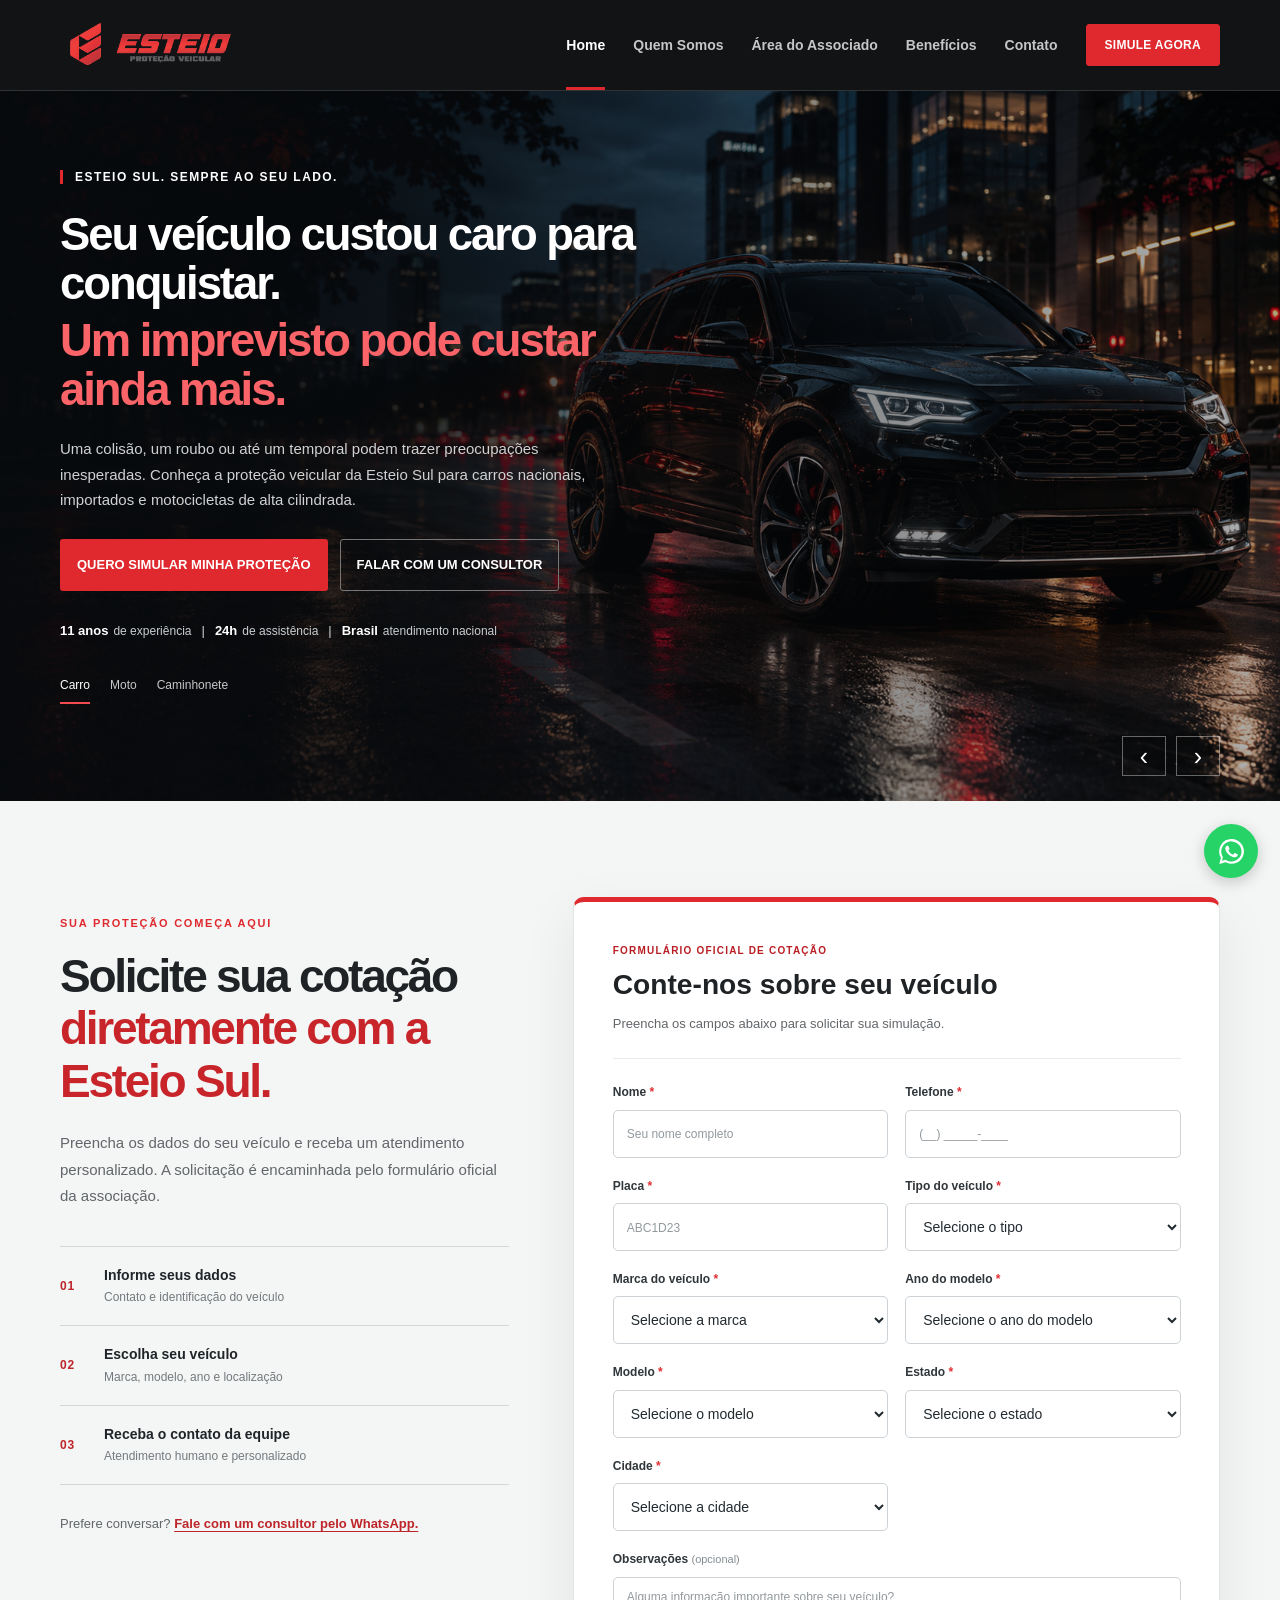
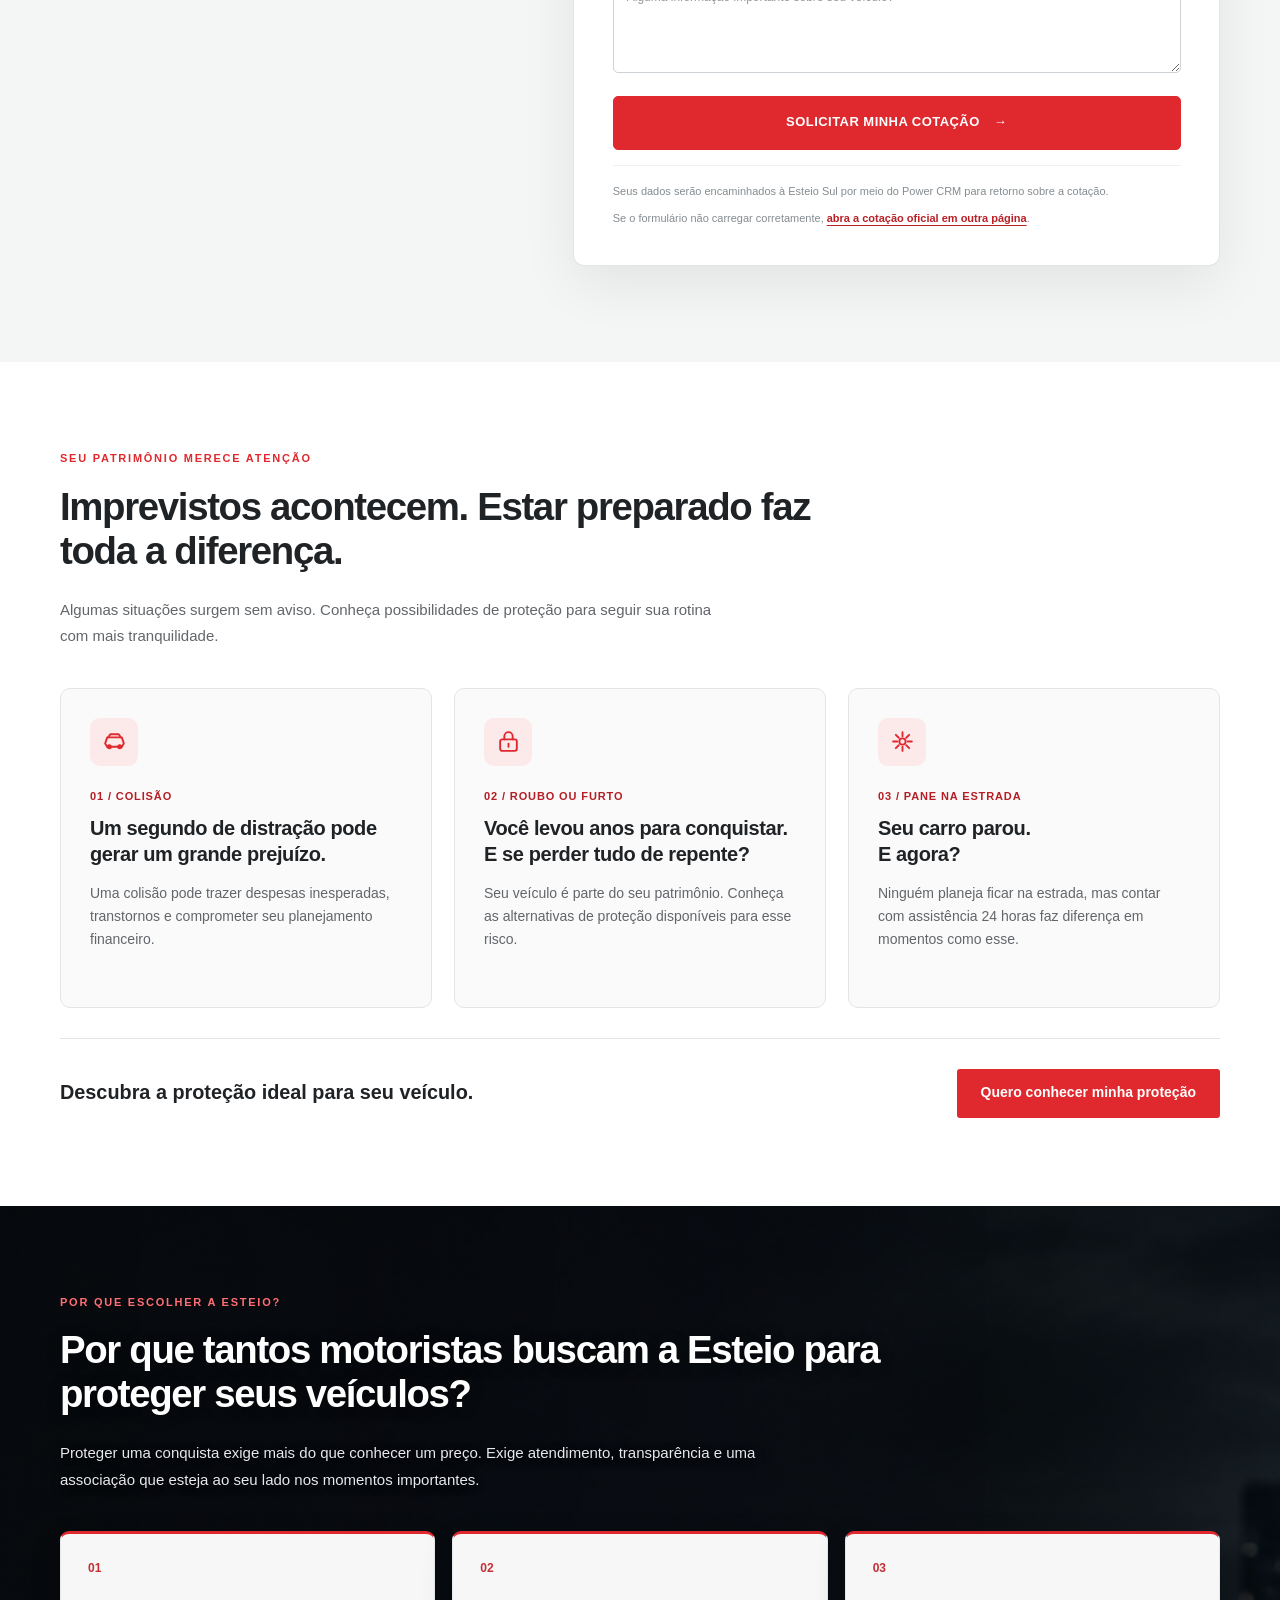
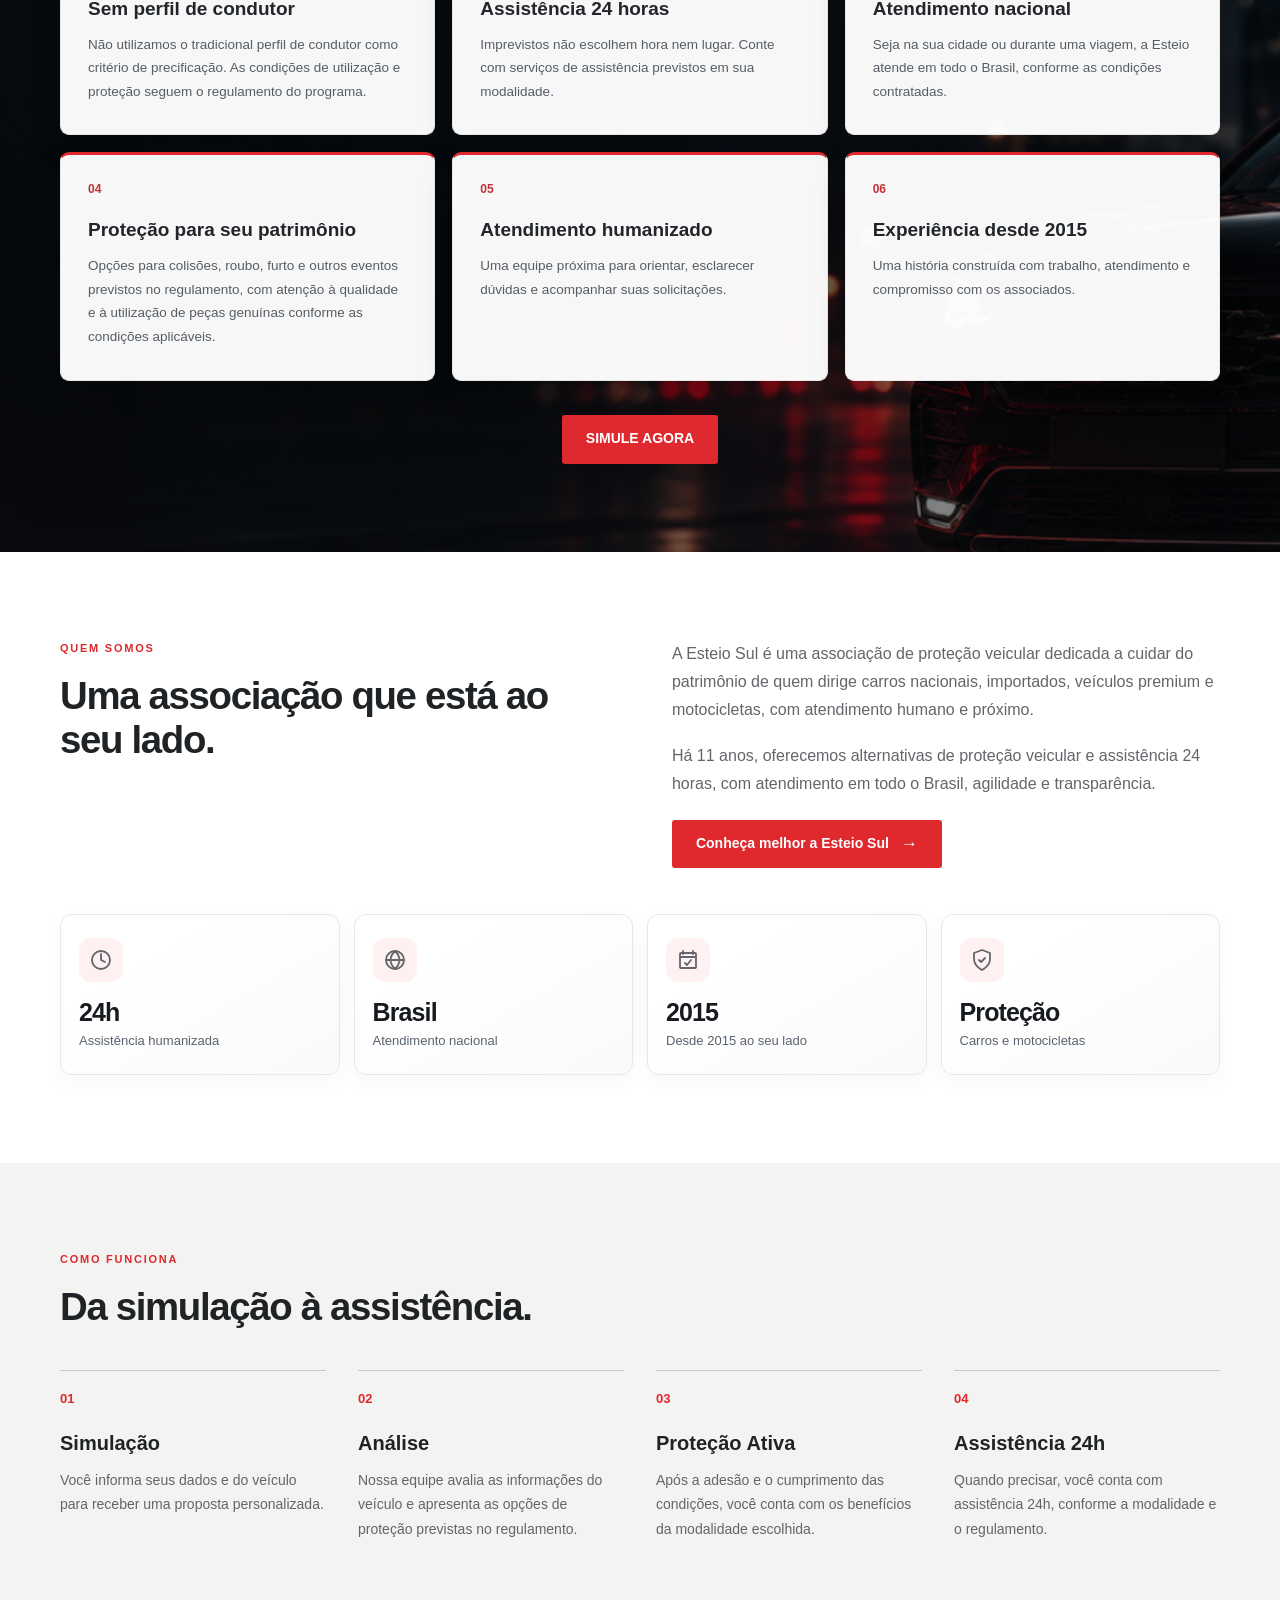
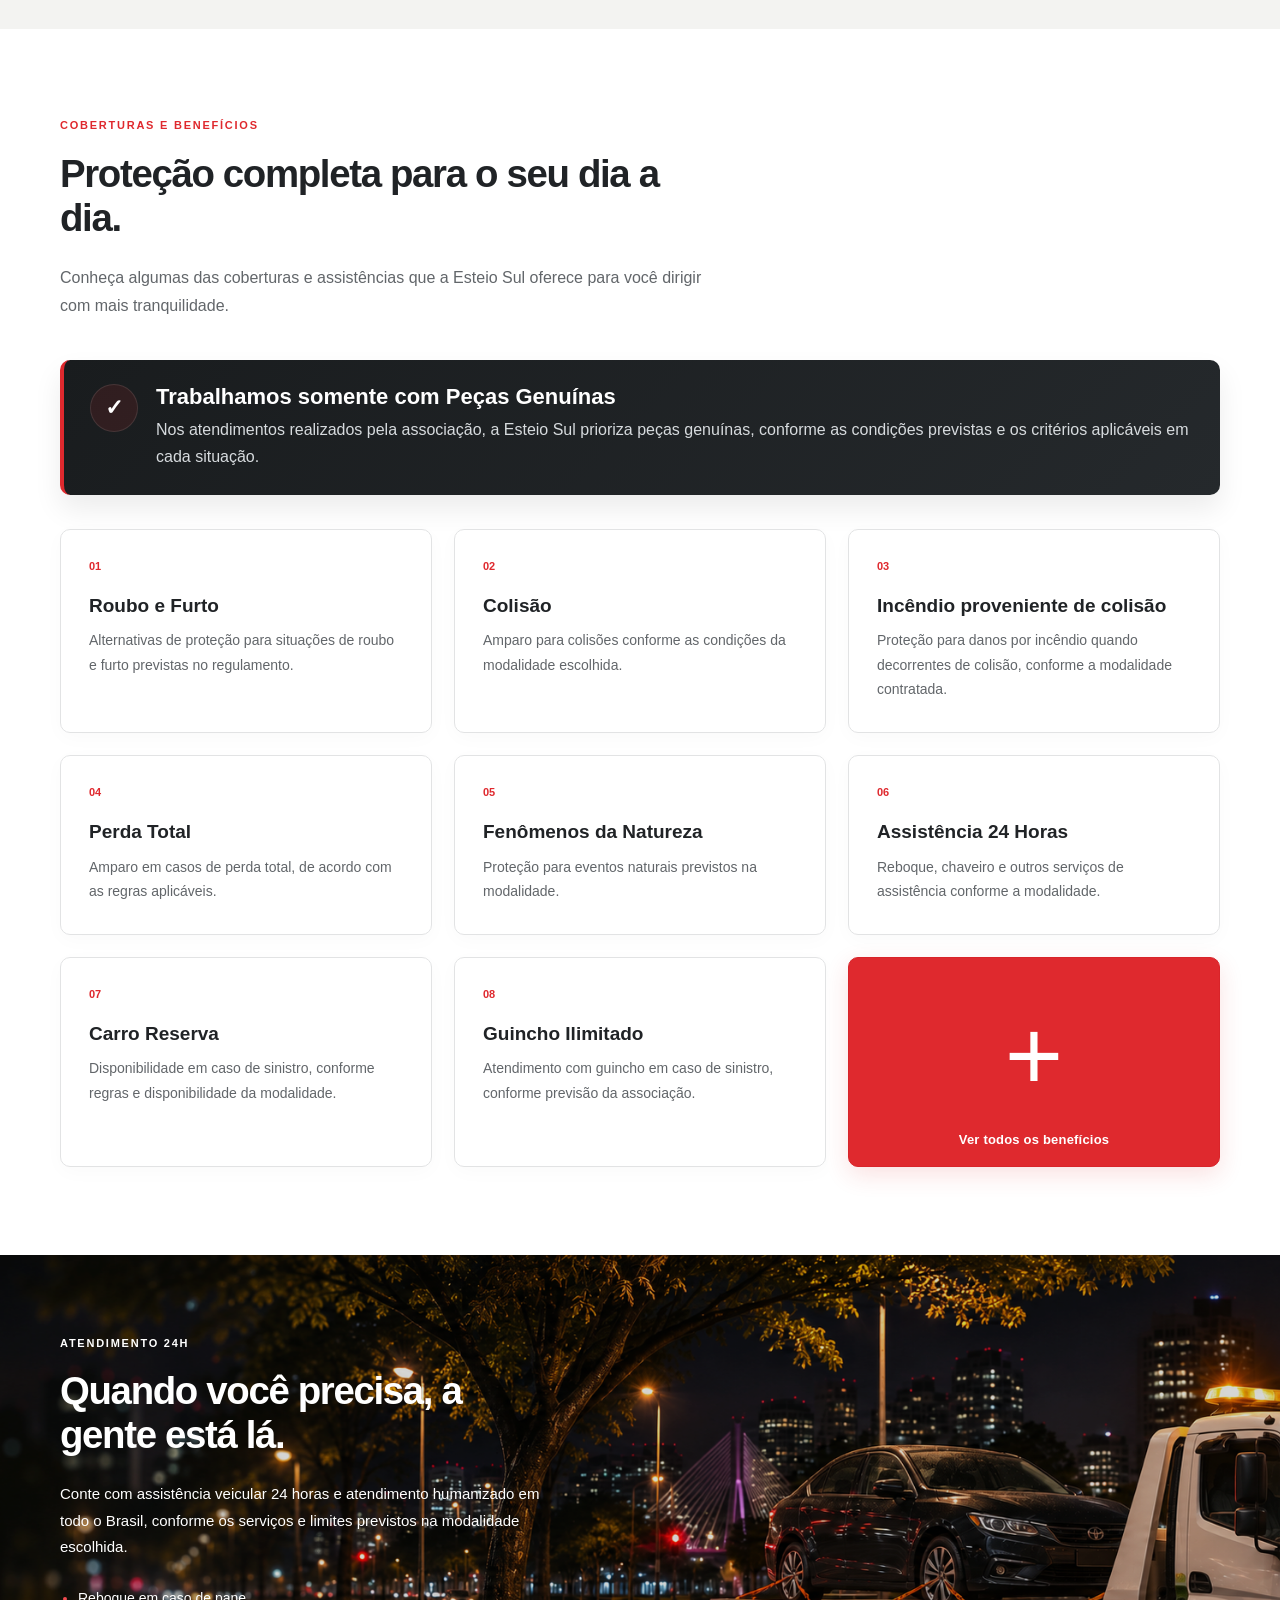
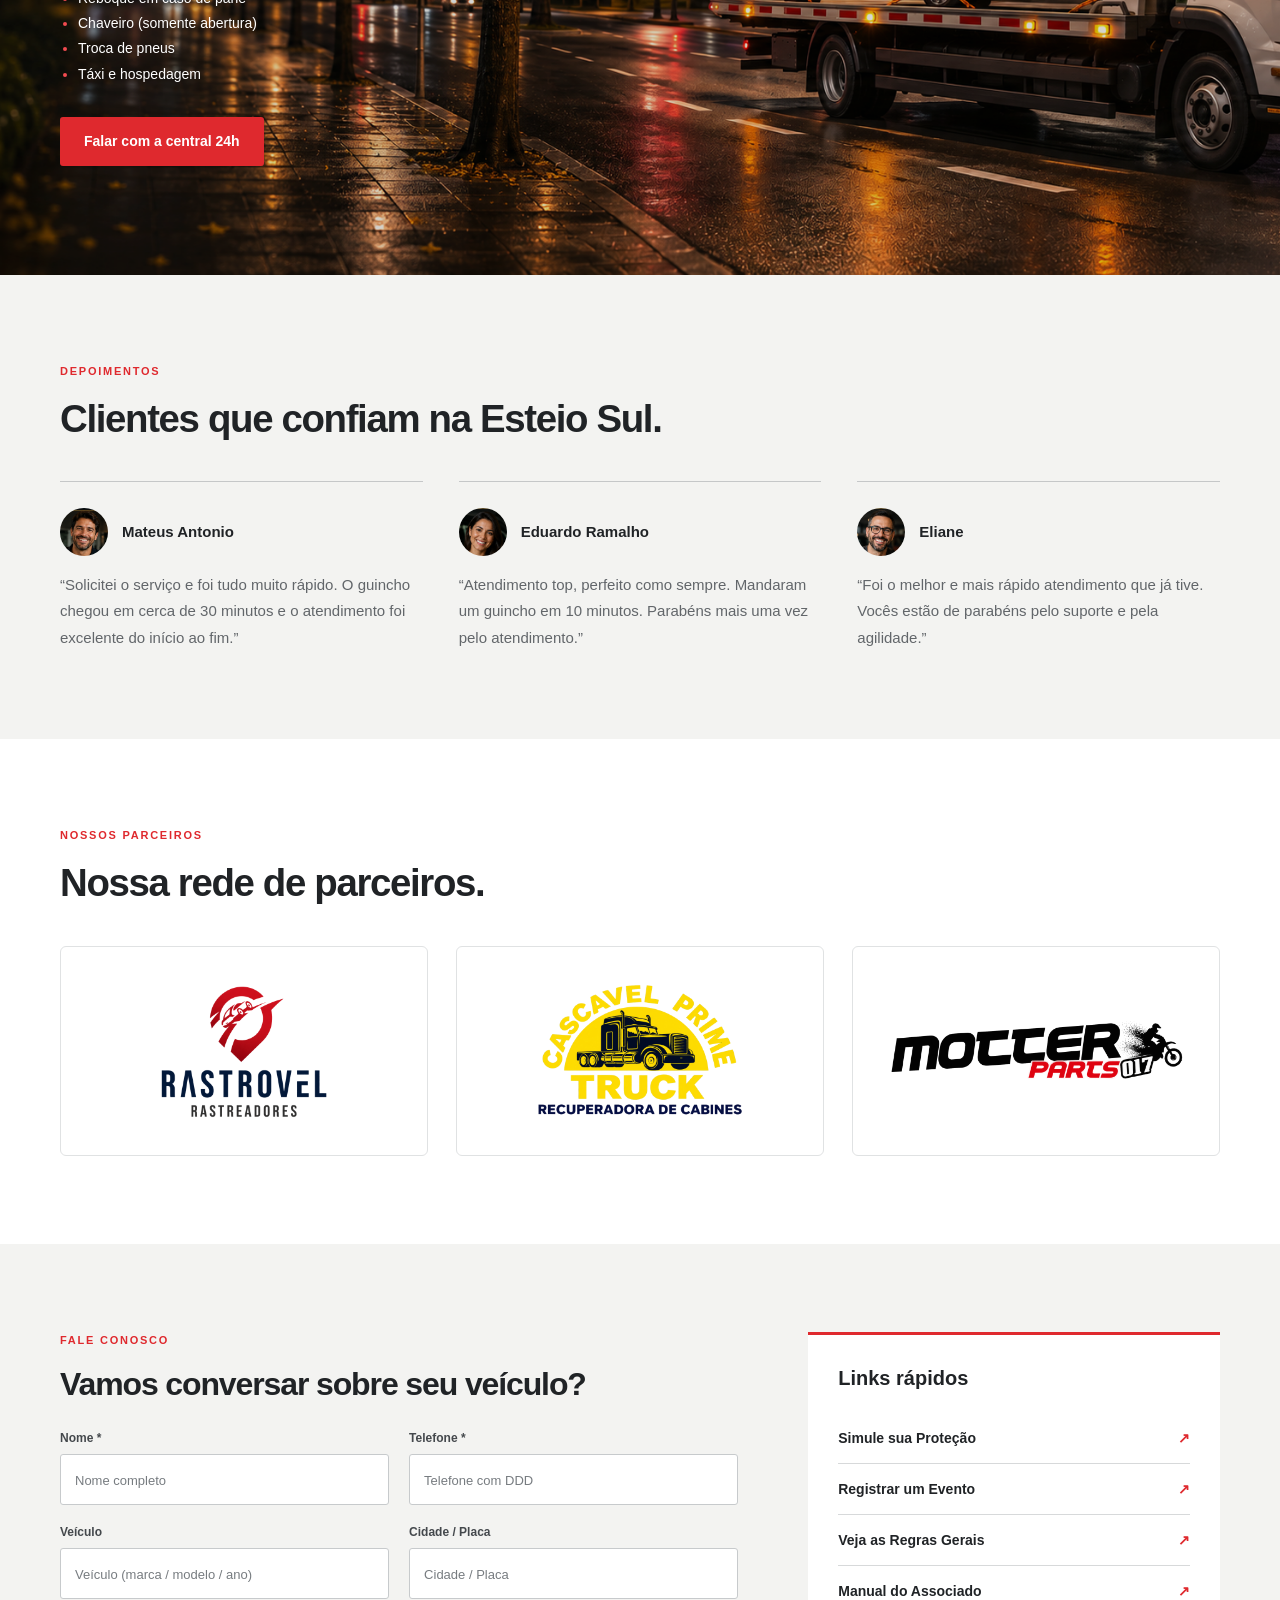
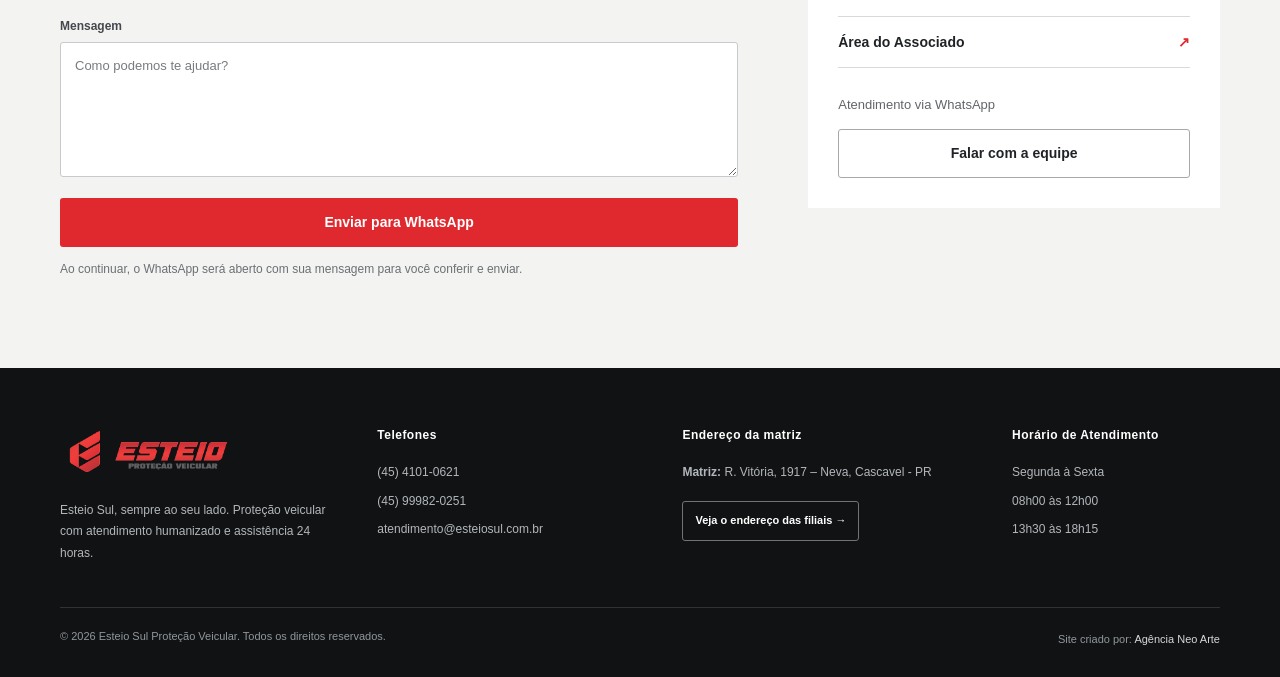
<file: index.html>
<!DOCTYPE html>
<html lang="pt-BR">
<head>
  <meta charset="UTF-8" />
  <meta name="viewport" content="width=device-width, initial-scale=1.0" />
  <title>Esteio Sul | Proteção Veicular</title>
  <meta name="description" content="Proteção veicular para carros nacionais, importados e motocicletas. Assistência 24h e simulação rápida com a Esteio Sul." />
  <link rel="icon" type="image/png" href="assets/img/favicon.png" />
  <link rel="icon" href="favicon.ico" sizes="any" />
  <link rel="apple-touch-icon" href="assets/img/apple-touch-icon.png" />
  <meta name="theme-color" content="#111315" />
  <link rel="stylesheet" href="https://resources.powercrm.com.br/assets/external/css/style.pwrcrm.css" />
  <link rel="stylesheet" href="assets/css/style.css" />
  <link rel="stylesheet" href="assets/css/powercrm-integration.css" />
</head>
<body>
  <a class="skip-link" href="#conteudo">Ir para o conteúdo</a>
  <a class="whatsapp-float" href="https://wa.me/554541010621?text=Ol%C3%A1%20Esteio%20Sul!%20Gostaria%20de%20mais%20informa%C3%A7%C3%B5es%20sobre%20prote%C3%A7%C3%A3o%20veicular." target="_blank" aria-label="Falar no WhatsApp" rel="noopener noreferrer"><svg viewBox="0 0 32 32" aria-hidden="true" focusable="false"><path d="M16.02 3.2A12.73 12.73 0 0 0 5.08 22.4L3.4 28.8l6.55-1.63A12.77 12.77 0 1 0 16.02 3.2Zm0 23.22c-2.04 0-3.94-.58-5.55-1.58l-.4-.24-3.88.97 1-3.77-.26-.41a10.44 10.44 0 1 1 9.1 5.03Zm5.72-7.82c-.31-.16-1.86-.92-2.15-1.02-.29-.11-.5-.16-.72.16-.21.31-.82 1.02-1 1.23-.19.21-.37.24-.68.08-.31-.16-1.32-.49-2.52-1.56-.93-.83-1.56-1.86-1.74-2.17-.18-.31-.02-.48.14-.63.14-.14.31-.37.47-.55.16-.18.21-.31.31-.52.1-.21.05-.39-.03-.55-.08-.16-.72-1.73-.98-2.37-.26-.62-.52-.54-.72-.55h-.61c-.21 0-.55.08-.84.39-.29.31-1.1 1.08-1.1 2.62s1.13 3.04 1.29 3.25c.16.21 2.22 3.38 5.38 4.74.75.32 1.34.52 1.8.66.76.24 1.45.21 1.99.13.61-.09 1.86-.76 2.12-1.49.26-.73.26-1.36.18-1.49-.08-.13-.29-.21-.61-.37Z"/></svg><span>WhatsApp</span></a>
  <header class="site-header">
    <div class="container header-wrap">
      <a href="index.html" class="brand"><img src="assets/img/logo.png" alt="Esteio Sul Proteção Veicular" /></a>
      <div class="header-actions"><a class="mobile-nav-cta btn btn-primary" href="simulacao.html">SIMULE AGORA</a><button class="menu-toggle" aria-label="Abrir menu" aria-expanded="false" aria-controls="menu-principal">☰</button></div>
      <nav class="site-nav" id="menu-principal" aria-label="Menu principal"><a class="active" aria-current="page" href="index.html">Home</a><a class="" href="quem-somos.html">Quem Somos</a><a class="" href="area-do-associado.html">Área do Associado</a><a class="" href="beneficios.html">Benefícios</a><a class="" href="contato.html">Contato</a><a class="nav-cta btn btn-primary" href="simulacao.html">SIMULE AGORA</a></nav>
    </div>
  </header>
  <main id="conteudo">
    <section class="hero" id="home" aria-labelledby="titulo-hero">
      <div class="hero-slider" aria-hidden="true">
        <article class="slide active" data-label="Carro" style="background-image:url('assets/img/hero-car.png')"></article>
        <article class="slide" data-label="Moto" style="background-image:url('assets/img/hero-moto.png')"></article>
        <article class="slide" data-label="Caminhonete" style="background-image:url('assets/img/hero-truck.png')"></article>
      </div>
      <div class="container hero-content">
        <div class="hero-copy">
          <span class="eyebrow">Esteio Sul. Sempre ao seu lado.</span>
          <h1 id="titulo-hero">Seu veículo custou caro para conquistar.<strong>Um imprevisto pode custar ainda mais.</strong></h1>
          <p>Uma colisão, um roubo ou até um temporal podem trazer preocupações inesperadas. Conheça a proteção veicular da Esteio Sul para carros nacionais, importados e motocicletas de alta cilindrada.</p>
          <div class="hero-actions">
            <a class="btn btn-primary" href="#simulacao">QUERO SIMULAR MINHA PROTEÇÃO</a>
            <a class="btn btn-outline" href="https://wa.me/5545999820251?text=Ol%C3%A1%20Esteio%20Sul!%20Gostaria%20de%20falar%20com%20um%20consultor%20sobre%20prote%C3%A7%C3%A3o%20veicular." target="_blank" rel="noopener noreferrer">FALAR COM UM CONSULTOR</a>
          </div>
          <div class="hero-trust" aria-label="Diferenciais Esteio Sul">
            <span><b>11 anos</b> de experiência</span>
            <span class="hero-trust-separator" aria-hidden="true">|</span>
            <span><b>24h</b> de assistência</span>
            <span class="hero-trust-separator" aria-hidden="true">|</span>
            <span><b>Brasil</b> atendimento nacional</span>
          </div>
          <div class="hero-tabs" role="group" aria-label="Escolha a imagem do veículo">
            <button type="button" class="hero-tab active" data-slide="0" aria-pressed="true">Carro</button>
            <button type="button" class="hero-tab" data-slide="1" aria-pressed="false">Moto</button>
            <button type="button" class="hero-tab" data-slide="2" aria-pressed="false">Caminhonete</button>
          </div>
        </div>
      </div>
      <button type="button" class="slider-arrow prev" aria-label="Imagem anterior">‹</button>
      <button type="button" class="slider-arrow next" aria-label="Próxima imagem">›</button>
    </section>

<section class="section quote-section" id="simulacao" aria-labelledby="cotacao-titulo">
      <div class="container quote-layout">
        <div class="quote-intro">
          <span class="section-label">Sua proteção começa aqui</span>
          <h2 id="cotacao-titulo">Solicite sua cotação <em>diretamente com a Esteio Sul.</em></h2>
          <p>Preencha os dados do seu veículo e receba um atendimento personalizado. A solicitação é encaminhada pelo formulário oficial da associação.</p>
          <div class="quote-benefits" aria-label="Vantagens da cotação">
            <div><span class="quote-step">01</span><p><strong>Informe seus dados</strong><small>Contato e identificação do veículo</small></p></div>
            <div><span class="quote-step">02</span><p><strong>Escolha seu veículo</strong><small>Marca, modelo, ano e localização</small></p></div>
            <div><span class="quote-step">03</span><p><strong>Receba o contato da equipe</strong><small>Atendimento humano e personalizado</small></p></div>
          </div>
          <p class="quote-support">Prefere conversar? <a href="https://wa.me/5545999820251?text=Ol%C3%A1%20Esteio%20Sul!%20Gostaria%20de%20conversar%20sobre%20prote%C3%A7%C3%A3o%20veicular." target="_blank" rel="noopener noreferrer">Fale com um consultor pelo WhatsApp.</a></p>
        </div>
        <div class="crm-panel">
          <div class="crm-panel-head"><span class="crm-panel-eyebrow">Formulário oficial de cotação</span><h3>Conte-nos sobre seu veículo</h3><p>Preencha os campos abaixo para solicitar sua simulação.</p></div>
          <div class="crm-embed" data-powercrm-integration>
  <section id="pwrcrm" aria-label="Formulário oficial de cotação Esteio Sul">
    <form id="pwrcrmform" autocomplete="on">
      <input type="hidden" value="4ssoci4ção dos c4minhoneiros oeste p4r4n4 499" id="pwrCmpnHsh" name="pwrCmpnHsh">
      <input type="hidden" value="YGvwx9Oe" id="pwrFrmCode" name="pwrFrmCode">
      <input type="hidden" value="1" id="pwrPplnClmn" name="pwrPplnClmn">
      <input type="hidden" value="ac51d730-3ea4-42f3-b501-9e0217ffe8f1" id="pwrFnlStg" name="pwrFnlStg">
      <input type="hidden" value="26018" id="pwrLdSrc" name="pwrLdSrc">
      <div class="pwrcrmInputCont"><label for="pwrClntNm">Nome <strong>*</strong></label><input type="text" required="required" autocomplete="name" id="pwrClntNm" name="pwrClntNm" placeholder="Seu nome completo"></div>
      <div class="pwrcrmInputCont"><label for="pwrCltPhn">Telefone <strong>*</strong></label><input type="tel" required="required" placeholder="(__) _____-____" maxlength="11" class="phone_mask" id="pwrCltPhn" name="pwrCltPhn" autocomplete="tel" inputmode="tel"></div>
      <div class="pwrcrmInputCont"><label for="pwrVhclPlt">Placa <strong>*</strong></label><input type="text" required="required" placeholder="ABC1D23" maxlength="7" id="pwrVhclPlt" name="pwrVhclPlt" autocapitalize="characters"></div>
      <div class="pwrcrmInputCont"><label for="pwrVhclTyp">Tipo do veículo <strong>*</strong></label><select required="required" id="pwrVhclTyp" name="pwrVhclTyp"><option value="0">Selecione o tipo</option><option value="1">Carro ou utilitário pequeno</option><option value="2">Moto</option></select></div>
      <div class="pwrcrmInputCont"><label for="pwrVhclBrnch">Marca do veículo <strong>*</strong></label><select required="required" id="pwrVhclBrnch" name="pwrVhclBrnch"><option value="0">Selecione a marca</option></select></div>
      <div class="pwrcrmInputCont"><label for="pwrVhclYr">Ano do modelo <strong>*</strong></label><select required="required" id="pwrVhclYr" name="pwrVhclYr"><option value="0">Selecione o ano do modelo</option></select></div>
      <div class="pwrcrmInputCont"><label for="pwrVhclMdl">Modelo <strong>*</strong></label><select required="required" id="pwrVhclMdl" name="pwrVhclMdl"><option value="0">Selecione o modelo</option></select></div>
      <div class="pwrcrmInputCont"><label for="pwrStt">Estado <strong>*</strong></label><select required="required" id="pwrStt" name="pwrStt"><option value="0">Selecione o estado</option></select></div>
      <div class="pwrcrmInputCont"><label for="pwrCt">Cidade <strong>*</strong></label><select required="required" id="pwrCt" name="pwrCt"><option value="0">Selecione a cidade</option></select></div>
      <div class="pwrcrmInputCont crm-observation"><label for="pwrObs">Observações <span class="crm-optional">(opcional)</span></label><textarea id="pwrObs" name="pwrObs" rows="3" placeholder="Alguma informação importante sobre seu veículo?"></textarea></div>
      <div class="crm-submit"><button type="submit">SOLICITAR MINHA COTAÇÃO <span aria-hidden="true">→</span></button></div>
    </form>
  </section>
  <p class="crm-privacy">Seus dados serão encaminhados à Esteio Sul por meio do Power CRM para retorno sobre a cotação.</p>
  <p class="crm-fallback">Se o formulário não carregar corretamente, <a href="https://cotacao.me/YGvwx9Oe" target="_blank" rel="noopener noreferrer">abra a cotação oficial em outra página</a>.</p>
</div>
        </div>
      </div>
    </section>

    <section class="section risk-section" id="imprevistos" aria-labelledby="titulo-imprevistos">
      <div class="container">
        <div class="section-heading risk-heading">
          <span class="section-label">Seu patrimônio merece atenção</span>
          <h2 id="titulo-imprevistos">Imprevistos acontecem. Estar preparado faz toda a diferença.</h2>
          <p>Algumas situações surgem sem aviso. Conheça possibilidades de proteção para seguir sua rotina com mais tranquilidade.</p>
        </div>
        <div class="risk-grid">
          <article class="risk-card">
            <div class="risk-icon" aria-hidden="true"><svg viewBox="0 0 24 24" fill="none" stroke="currentColor" stroke-width="1.8" stroke-linecap="round" stroke-linejoin="round"><path d="M5 17l-2-3 2-6h14l2 6-2 3"/><path d="M5 17h14M6 8l2-3h8l2 3"/><circle cx="7" cy="17" r="1.5"/><circle cx="17" cy="17" r="1.5"/></svg></div>
            <span class="risk-number">01 / COLISÃO</span>
            <h3>Um segundo de distração pode gerar um grande prejuízo.</h3>
            <p>Uma colisão pode trazer despesas inesperadas, transtornos e comprometer seu planejamento financeiro.</p>
          </article>
          <article class="risk-card">
            <div class="risk-icon" aria-hidden="true"><svg viewBox="0 0 24 24" fill="none" stroke="currentColor" stroke-width="1.8" stroke-linecap="round" stroke-linejoin="round"><rect x="4" y="10" width="16" height="11" rx="2"/><path d="M8 10V7a4 4 0 0 1 8 0v3M12 14v3"/></svg></div>
            <span class="risk-number">02 / ROUBO OU FURTO</span>
            <h3>Você levou anos para conquistar. E se perder tudo de repente?</h3>
            <p>Seu veículo é parte do seu patrimônio. Conheça as alternativas de proteção disponíveis para esse risco.</p>
          </article>
          <article class="risk-card">
            <div class="risk-icon" aria-hidden="true"><svg viewBox="0 0 24 24" fill="none" stroke="currentColor" stroke-width="1.8" stroke-linecap="round" stroke-linejoin="round"><path d="M12 3v4m0 10v4M3 12h4m10 0h4M5.6 5.6l2.8 2.8m7.2 7.2 2.8 2.8M18.4 5.6l-2.8 2.8m-7.2 7.2-2.8 2.8"/><circle cx="12" cy="12" r="3"/></svg></div>
            <span class="risk-number">03 / PANE NA ESTRADA</span>
            <h3>Seu carro parou.<br>E agora?</h3>
            <p>Ninguém planeja ficar na estrada, mas contar com assistência 24 horas faz diferença em momentos como esse.</p>
          </article>
        </div>
        <div class="risk-footer">
          <p><strong>Descubra a proteção ideal para seu veículo.</strong></p>
          <a class="btn btn-primary" href="#simulacao">Quero conhecer minha proteção</a>
        </div>
      </div>
    </section>

    <section class="section differentials-section" id="diferenciais" aria-labelledby="titulo-diferenciais">
      <div class="differentials-parallax-bg" aria-hidden="true"></div>
      <div class="container">
        <div class="section-heading differentials-heading">
          <span class="section-label">Por que escolher a Esteio?</span>
          <h2 id="titulo-diferenciais">Por que tantos motoristas buscam a Esteio para proteger seus veículos?</h2>
          <p>Proteger uma conquista exige mais do que conhecer um preço. Exige atendimento, transparência e uma associação que esteja ao seu lado nos momentos importantes.</p>
        </div>
        <div class="differentials-grid">
          <article class="differential-card"><span class="differential-index">01</span><h3>Sem perfil de condutor</h3><p>Não utilizamos o tradicional perfil de condutor como critério de precificação. As condições de utilização e proteção seguem o regulamento do programa.</p></article>
          <article class="differential-card"><span class="differential-index">02</span><h3>Assistência 24 horas</h3><p>Imprevistos não escolhem hora nem lugar. Conte com serviços de assistência previstos em sua modalidade.</p></article>
          <article class="differential-card"><span class="differential-index">03</span><h3>Atendimento nacional</h3><p>Seja na sua cidade ou durante uma viagem, a Esteio atende em todo o Brasil, conforme as condições contratadas.</p></article>
          <article class="differential-card"><span class="differential-index">04</span><h3>Proteção para seu patrimônio</h3><p>Opções para colisões, roubo, furto e outros eventos previstos no regulamento, com atenção à qualidade e à utilização de peças genuínas conforme as condições aplicáveis.</p></article>
          <article class="differential-card"><span class="differential-index">05</span><h3>Atendimento humanizado</h3><p>Uma equipe próxima para orientar, esclarecer dúvidas e acompanhar suas solicitações.</p></article>
          <article class="differential-card"><span class="differential-index">06</span><h3>Experiência desde 2015</h3><p>Uma história construída com trabalho, atendimento e compromisso com os associados.</p></article>
        </div>
        <div class="center mt-34"><a href="#simulacao" class="btn btn-primary">SIMULE AGORA</a></div>
      </div>
    </section>

    <section class="section" id="quem-somos">
      <div class="container grid-two">
        <div>
          <span class="section-label">Quem Somos</span>
          <h2>Uma associação que está ao seu lado.</h2>
        </div>
        <div>
          <p>A Esteio Sul é uma associação de proteção veicular dedicada a cuidar do patrimônio de quem dirige carros nacionais, importados, veículos premium e motocicletas, com atendimento humano e próximo.</p>
          <p>Há 11 anos, oferecemos alternativas de proteção veicular e assistência 24 horas, com atendimento em todo o Brasil, agilidade e transparência.</p>
          <a class="btn btn-primary about-cta" href="quem-somos.html">Conheça melhor a Esteio Sul <span aria-hidden="true">→</span></a>
        </div>
      </div>
      <div class="container feature-strip" aria-label="Esteio Sul em destaque">
        <div class="feature-item">
          <span class="feature-icon" aria-hidden="true"><svg viewBox="0 0 24 24" fill="none" stroke="currentColor" stroke-width="1.8" stroke-linecap="round" stroke-linejoin="round"><circle cx="12" cy="12" r="9"/><path d="M12 6v6l4 2"/></svg></span>
          <div class="feature-content"><strong>24h</strong><span>Assistência humanizada</span></div>
        </div>
        <div class="feature-item">
          <span class="feature-icon" aria-hidden="true"><svg viewBox="0 0 24 24" fill="none" stroke="currentColor" stroke-width="1.8" stroke-linecap="round" stroke-linejoin="round"><circle cx="12" cy="12" r="9"/><path d="M3 12h18M12 3c3 3 4.5 6 4.5 9S15 18 12 21M12 3c-3 3-4.5 6-4.5 9S9 18 12 21"/></svg></span>
          <div class="feature-content"><strong>Brasil</strong><span>Atendimento nacional</span></div>
        </div>
        <div class="feature-item">
          <span class="feature-icon" aria-hidden="true"><svg viewBox="0 0 24 24" fill="none" stroke="currentColor" stroke-width="1.8" stroke-linecap="round" stroke-linejoin="round"><path d="M7 3v3m10-3v3M4 9h16M5 5h14a1 1 0 0 1 1 1v13a1 1 0 0 1-1 1H5a1 1 0 0 1-1-1V6a1 1 0 0 1 1-1Z"/><path d="m9 15 2 2 4-5"/></svg></span>
          <div class="feature-content"><strong>2015</strong><span>Desde 2015 ao seu lado</span></div>
        </div>
        <div class="feature-item">
          <span class="feature-icon" aria-hidden="true"><svg viewBox="0 0 24 24" fill="none" stroke="currentColor" stroke-width="1.8" stroke-linecap="round" stroke-linejoin="round"><path d="M12 22s8-4 8-11V5l-8-3-8 3v6c0 7 8 11 8 11Z"/><path d="m9 12 2 2 4-4"/></svg></span>
          <div class="feature-content"><strong>Proteção</strong><span>Carros e motocicletas</span></div>
        </div>
      </div>
    </section>

    <section class="section section-dark" id="como-funciona">
      <div class="container">
        <div class="section-heading center">
          <span class="section-label">Como funciona</span>
          <h2>Da simulação à assistência.</h2>
        </div>
        <div class="steps">
          <article class="step-card"><span class="step-number">01</span><h3>Simulação</h3><p>Você informa seus dados e do veículo para receber uma proposta personalizada.</p></article>
          <article class="step-card"><span class="step-number">02</span><h3>Análise</h3><p>Nossa equipe avalia as informações do veículo e apresenta as opções de proteção previstas no regulamento.</p></article>
          <article class="step-card"><span class="step-number">03</span><h3>Proteção Ativa</h3><p>Após a adesão e o cumprimento das condições, você conta com os benefícios da modalidade escolhida.</p></article>
          <article class="step-card"><span class="step-number">04</span><h3>Assistência 24h</h3><p>Quando precisar, você conta com assistência 24h, conforme a modalidade e o regulamento.</p></article>
        </div>
      </div>
    </section>

    <section class="section" id="beneficios">
      <div class="container">
        <div class="section-heading center">
          <span class="section-label">Coberturas e benefícios</span>
          <h2>Proteção completa para o seu dia a dia.</h2>
          <p>Conheça algumas das coberturas e assistências que a Esteio Sul oferece para você dirigir com mais tranquilidade.</p>
        </div>
        <div class="highlight-banner">
          <div class="highlight-badge">✓</div>
          <div>
            <strong>Trabalhamos somente com Peças Genuínas</strong>
            <p>Nos atendimentos realizados pela associação, a Esteio Sul prioriza peças genuínas, conforme as condições previstas e os critérios aplicáveis em cada situação.</p>
          </div>
        </div>
        <div class="benefit-grid home-benefit-grid">
          <article class="benefit-card"><h3>Roubo e Furto</h3><p>Alternativas de proteção para situações de roubo e furto previstas no regulamento.</p></article>
          <article class="benefit-card"><h3>Colisão</h3><p>Amparo para colisões conforme as condições da modalidade escolhida.</p></article>
          <article class="benefit-card"><h3>Incêndio proveniente de colisão</h3><p>Proteção para danos por incêndio quando decorrentes de colisão, conforme a modalidade contratada.</p></article>
          <article class="benefit-card"><h3>Perda Total</h3><p>Amparo em casos de perda total, de acordo com as regras aplicáveis.</p></article>
          <article class="benefit-card"><h3>Fenômenos da Natureza</h3><p>Proteção para eventos naturais previstos na modalidade.</p></article>
          <article class="benefit-card"><h3>Assistência 24 Horas</h3><p>Reboque, chaveiro e outros serviços de assistência conforme a modalidade.</p></article>
          <article class="benefit-card"><h3>Carro Reserva</h3><p>Disponibilidade em caso de sinistro, conforme regras e disponibilidade da modalidade.</p></article>
          <article class="benefit-card"><h3>Guincho Ilimitado</h3><p>Atendimento com guincho em caso de sinistro, conforme previsão da associação.</p></article>
          <a class="benefit-more-card" href="beneficios.html" aria-label="Ver todos os benefícios da Esteio Sul">
            <span class="benefit-more-plus" aria-hidden="true">+</span>
            <span class="benefit-more-text">Ver todos os benefícios</span>
          </a>
        </div>
      </div>
    </section>

    <section class="section assistance">
      <div class="container assistance-wrap">
        <div class="assistance-copy">
          <span class="section-label">Atendimento 24h</span>
          <h2>Quando você precisa, a gente está lá.</h2>
          <p>Conte com assistência veicular 24 horas e atendimento humanizado em todo o Brasil, conforme os serviços e limites previstos na modalidade escolhida.</p>
          <ul><li>Reboque em caso de pane</li><li>Chaveiro (somente abertura)</li><li>Troca de pneus</li><li>Táxi e hospedagem</li></ul>
          <a class="btn btn-primary" href="https://wa.me/5545999177144?text=Ol%C3%A1%20Esteio%20Sul!%20Preciso%20de%20atendimento%2024h." target="_blank" rel="noopener noreferrer">Falar com a central 24h</a>
        </div>
        
      </div>
    </section>

    <section class="section section-dark">
      <div class="container">
        <div class="section-heading center"><span class="section-label">Depoimentos</span><h2>Clientes que confiam na Esteio Sul.</h2></div>
        <div class="testimonials">
          <article class="testimonial-card"><img src="assets/img/testimonial-1.png" alt="Mateus Antonio" loading="lazy" /><h3>Mateus Antonio</h3><p>“Solicitei o serviço e foi tudo muito rápido. O guincho chegou em cerca de 30 minutos e o atendimento foi excelente do início ao fim.”</p></article>
          <article class="testimonial-card"><img src="assets/img/testimonial-2.png" alt="Eduardo Ramalho" loading="lazy" /><h3>Eduardo Ramalho</h3><p>“Atendimento top, perfeito como sempre. Mandaram um guincho em 10 minutos. Parabéns mais uma vez pelo atendimento.”</p></article>
          <article class="testimonial-card"><img src="assets/img/testimonial-3.png" alt="Eliane" loading="lazy" /><h3>Eliane</h3><p>“Foi o melhor e mais rápido atendimento que já tive. Vocês estão de parabéns pelo suporte e pela agilidade.”</p></article>
        </div>
      </div>
    </section>

    <section class="section" id="parceiros">
      <div class="container">
        <div class="section-heading center"><span class="section-label">Nossos Parceiros</span><h2>Nossa rede de parceiros.</h2></div>
        <div class="partners-grid">
          <div class="partner-card"><img src="assets/img/partner-rastrovel.png" alt="Rastrovel" loading="lazy" /></div>
          <div class="partner-card"><img src="assets/img/partner-prime-truck.png" alt="Cascavel Prime Truck" loading="lazy" /></div>
          <div class="partner-card"><img src="assets/img/partner-motter.png" alt="Motter Parts 017" loading="lazy" /></div>
        </div>
      </div>
    </section>

    <section class="section section-dark contact-section" id="contato">
      <div class="container contact-wrap">
        <div class="contact-box">
          <span class="section-label">Fale Conosco</span>
          <h2>Vamos conversar sobre seu veículo?</h2>
          <form class="contact-form whatsapp-form" data-form-title="Contato pelo site">
            <div class="form-grid"><label class="field"><span>Nome *</span><input autocomplete="name" type="text" name="Nome" placeholder="Nome completo" required></label><label class="field"><span>Telefone *</span><input type="tel" autocomplete="tel" name="Telefone" placeholder="Telefone com DDD" required></label><label class="field"><span>Veículo</span><input type="text" name="Veículo" placeholder="Veículo (marca / modelo / ano)"></label><label class="field"><span>Cidade / Placa</span><input type="text" name="Cidade / Placa" placeholder="Cidade / Placa"></label></div>
            <label class="field"><span>Mensagem</span><textarea name="Mensagem" rows="5" placeholder="Como podemos te ajudar?"></textarea></label>
            <button class="btn btn-primary btn-full" type="submit">Enviar para WhatsApp</button>
          <p class="form-note">Ao continuar, o WhatsApp será aberto com sua mensagem para você conferir e enviar.</p></form>
        </div>
        <aside class="quick-links">
          <h3>Links rápidos</h3>
          <a href="simulacao.html">Simule sua Proteção</a><a href="registro-de-eventos.html">Registrar um Evento</a><a href="regras-gerais-do-associado.html">Veja as Regras Gerais</a><a href="manual-do-associado.html">Manual do Associado</a><a href="area-do-associado.html">Área do Associado</a>
          <div class="quick-cta"><p>Atendimento via WhatsApp</p><a class="btn btn-outline" href="https://wa.me/5545999820251?text=Ol%C3%A1%20Esteio%20Sul!%20Gostaria%20de%20falar%20com%20a%20equipe." target="_blank" rel="noopener noreferrer">Falar com a equipe</a></div>
        </aside>
      </div>
    </section>
</main>
  <footer class="site-footer">
    <div class="container footer-grid">
      <div>
        <img class="footer-logo" src="assets/img/logo.png" alt="Esteio Sul" />
        <p>Esteio Sul, sempre ao seu lado. Proteção veicular com atendimento humanizado e assistência 24 horas.</p>
      </div>
      <div>
        <h4>Telefones</h4>
        <p><a href="tel:+554541010621">(45) 4101-0621</a></p>
        <p><a href="https://wa.me/5545999820251" target="_blank" rel="noopener noreferrer">(45) 99982-0251</a></p>
        <p><a href="mailto:atendimento@esteiosul.com.br">atendimento@esteiosul.com.br</a></p>
      </div>
      <div>
        <h4>Endereço da matriz</h4>
        <p><strong>Matriz:</strong> R. Vitória, 1917 – Neva, Cascavel - PR</p>
        <a class="btn footer-branches" href="contato.html#filiais">Veja o endereço das filiais →</a>
      </div>
      <div>
        <h4>Horário de Atendimento</h4>
        <p>Segunda à Sexta</p>
        <p>08h00 às 12h00</p>
        <p>13h30 às 18h15</p>
      </div>
    </div>
    <div class="container footer-bottom">
      <span>© 2026 Esteio Sul Proteção Veicular. Todos os direitos reservados.</span>
      <span>Site criado por: <a href="https://neoartepub.com.br/" target="_blank" rel="noopener">Agência Neo Arte</a></span>
    </div>
  </footer>
  <script src="assets/js/script.js"></script>
  <script src="https://resources.powercrm.com.br/assets/external/js/script.pwrcrm.js"></script>
  <script src="assets/js/powercrm-integration.js"></script>
</body>
</html>
</file>
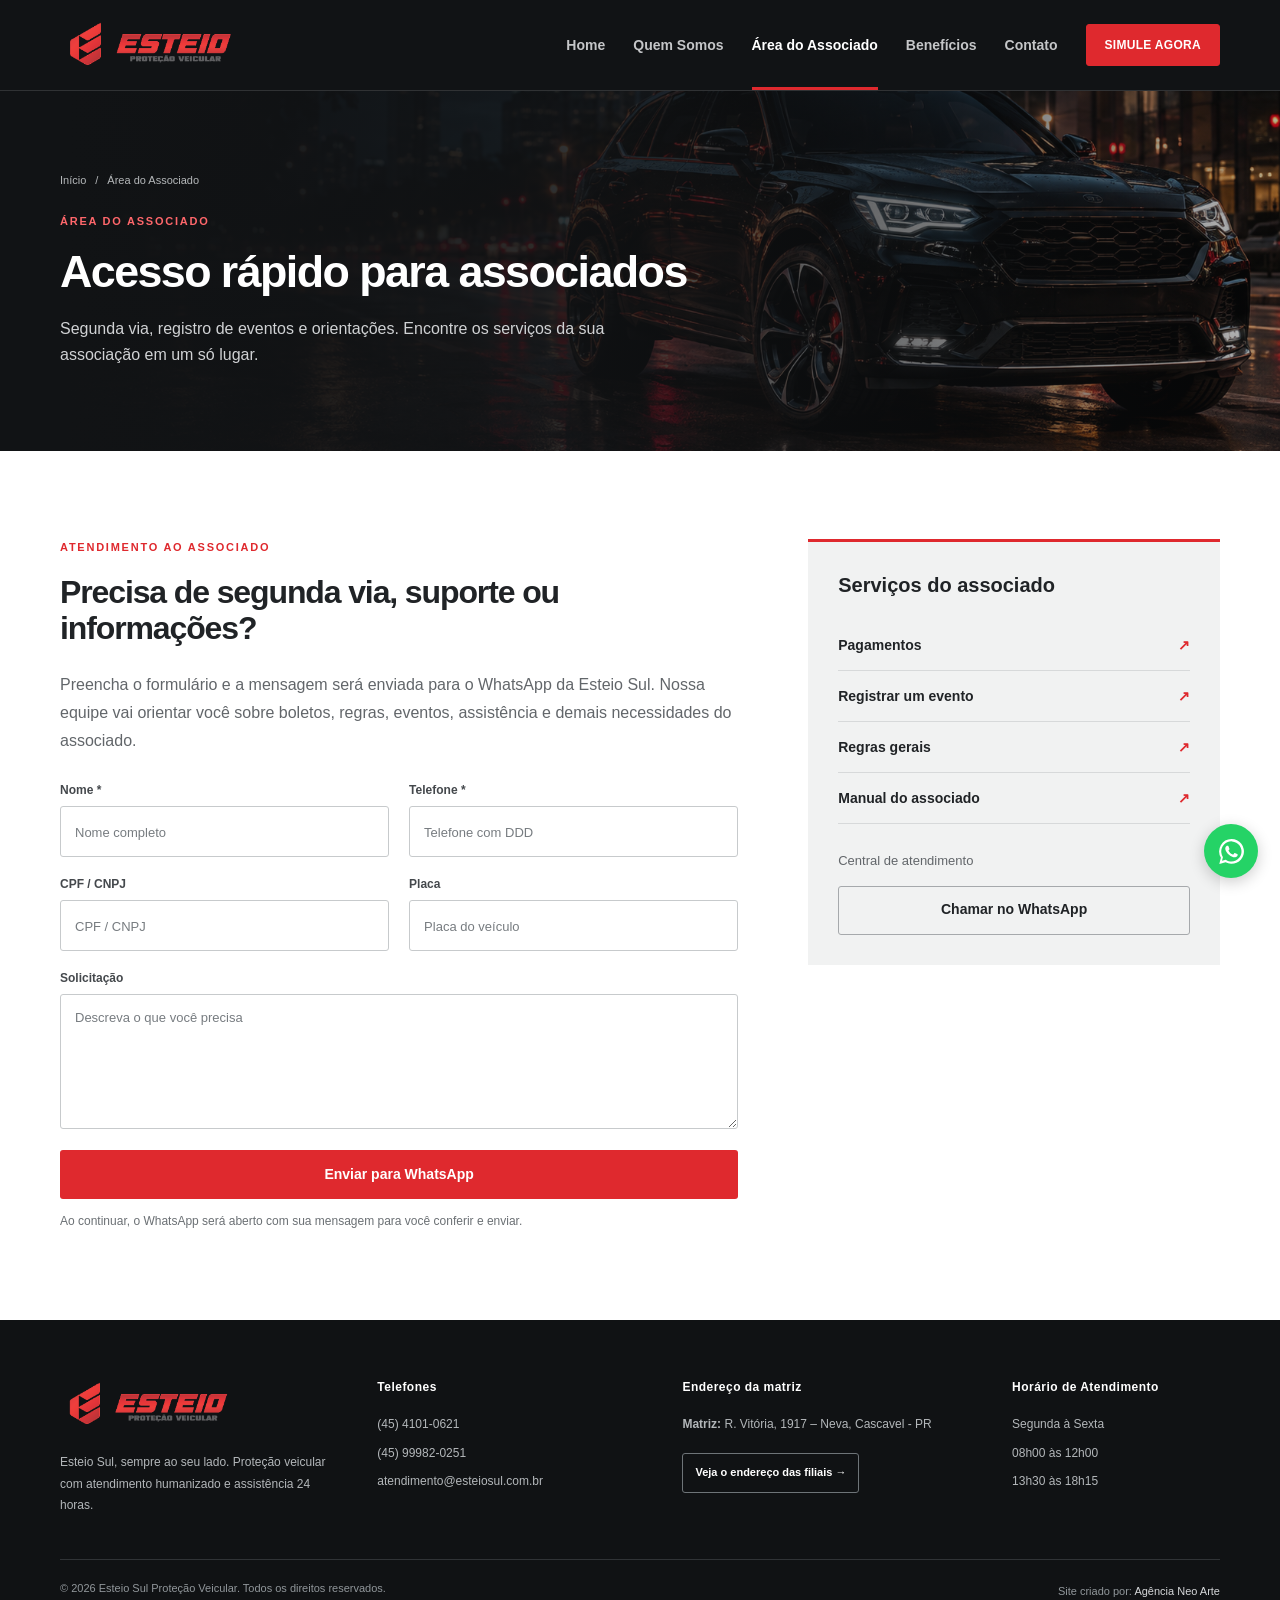
<file: area-do-associado.html>
<!DOCTYPE html>
<html lang="pt-BR">
<head>
  <meta charset="UTF-8" />
  <meta name="viewport" content="width=device-width, initial-scale=1.0" />
  <title>Área do Associado | Esteio Sul Proteção Veicular</title>
  <meta name="description" content="Área do associado Esteio Sul." />
  <link rel="icon" type="image/png" href="assets/img/favicon.png" />
  <link rel="icon" href="favicon.ico" sizes="any" />
  <link rel="apple-touch-icon" href="assets/img/apple-touch-icon.png" />
  <meta name="theme-color" content="#111315" />
  <link rel="stylesheet" href="assets/css/style.css" />
</head>
<body>
  <a class="skip-link" href="#conteudo">Ir para o conteúdo</a>
  <a class="whatsapp-float" href="https://wa.me/554541010621?text=Ol%C3%A1%20Esteio%20Sul!%20Gostaria%20de%20mais%20informa%C3%A7%C3%B5es%20sobre%20prote%C3%A7%C3%A3o%20veicular." target="_blank" aria-label="Falar no WhatsApp" rel="noopener noreferrer"><svg viewBox="0 0 32 32" aria-hidden="true" focusable="false"><path d="M16.02 3.2A12.73 12.73 0 0 0 5.08 22.4L3.4 28.8l6.55-1.63A12.77 12.77 0 1 0 16.02 3.2Zm0 23.22c-2.04 0-3.94-.58-5.55-1.58l-.4-.24-3.88.97 1-3.77-.26-.41a10.44 10.44 0 1 1 9.1 5.03Zm5.72-7.82c-.31-.16-1.86-.92-2.15-1.02-.29-.11-.5-.16-.72.16-.21.31-.82 1.02-1 1.23-.19.21-.37.24-.68.08-.31-.16-1.32-.49-2.52-1.56-.93-.83-1.56-1.86-1.74-2.17-.18-.31-.02-.48.14-.63.14-.14.31-.37.47-.55.16-.18.21-.31.31-.52.1-.21.05-.39-.03-.55-.08-.16-.72-1.73-.98-2.37-.26-.62-.52-.54-.72-.55h-.61c-.21 0-.55.08-.84.39-.29.31-1.1 1.08-1.1 2.62s1.13 3.04 1.29 3.25c.16.21 2.22 3.38 5.38 4.74.75.32 1.34.52 1.8.66.76.24 1.45.21 1.99.13.61-.09 1.86-.76 2.12-1.49.26-.73.26-1.36.18-1.49-.08-.13-.29-.21-.61-.37Z"/></svg><span>WhatsApp</span></a>
  <header class="site-header">
    <div class="container header-wrap">
      <a href="index.html" class="brand"><img src="assets/img/logo.png" alt="Esteio Sul Proteção Veicular" /></a>
      <div class="header-actions"><a class="mobile-nav-cta btn btn-primary" href="simulacao.html">SIMULE AGORA</a><button class="menu-toggle" aria-label="Abrir menu" aria-expanded="false" aria-controls="menu-principal">☰</button></div>
      <nav class="site-nav" id="menu-principal" aria-label="Menu principal"><a class="" href="index.html">Home</a><a class="" href="quem-somos.html">Quem Somos</a><a class="active" aria-current="page" href="area-do-associado.html">Área do Associado</a><a class="" href="beneficios.html">Benefícios</a><a class="" href="contato.html">Contato</a><a class="nav-cta btn btn-primary" href="simulacao.html">SIMULE AGORA</a></nav>
    </div>
  </header>
  <main id="conteudo"><section class="page-hero"><div class="container"><nav class="breadcrumb" aria-label="Localização"><a href="index.html">Início</a><span aria-hidden="true">/</span><span>Área do Associado</span></nav><span class="section-label">Área do Associado</span><h1>Acesso rápido para associados</h1><p>Segunda via, registro de eventos e orientações. Encontre os serviços da sua associação em um só lugar.</p></div></section>
<section class="section"><div class="container contact-wrap"><div class="contact-box"><span class="section-label">Atendimento ao associado</span><h2>Precisa de segunda via, suporte ou informações?</h2><p>Preencha o formulário e a mensagem será enviada para o WhatsApp da Esteio Sul. Nossa equipe vai orientar você sobre boletos, regras, eventos, assistência e demais necessidades do associado.</p><form class="contact-form whatsapp-form" data-form-title="Área do Associado" data-whatsapp-number="5545999177144"><div class="form-grid"><label class="field"><span>Nome *</span><input autocomplete="name" name="Nome" placeholder="Nome completo" required></label><label class="field"><span>Telefone *</span><input type="tel" autocomplete="tel" name="Telefone" placeholder="Telefone com DDD" required></label><label class="field"><span>CPF / CNPJ</span><input name="CPF / CNPJ" placeholder="CPF / CNPJ"></label><label class="field"><span>Placa</span><input name="Placa" placeholder="Placa do veículo"></label></div><label class="field"><span>Solicitação</span><textarea name="Solicitação" rows="5" placeholder="Descreva o que você precisa"></textarea></label><button class="btn btn-primary btn-full">Enviar para WhatsApp</button><p class="form-note">Ao continuar, o WhatsApp será aberto com sua mensagem para você conferir e enviar.</p></form></div><aside class="quick-links"><h3>Serviços do associado</h3><a href="pagamentos.html">Pagamentos</a><a href="registro-de-eventos.html">Registrar um evento</a><a href="regras-gerais-do-associado.html">Regras gerais</a><a href="manual-do-associado.html">Manual do associado</a><div class="quick-cta"><p>Central de atendimento</p><a class="btn btn-outline" href="https://wa.me/5545999177144" target="_blank" rel="noopener noreferrer">Chamar no WhatsApp</a></div></aside></div></section>
</main>
  <footer class="site-footer">
    <div class="container footer-grid">
      <div>
        <img class="footer-logo" src="assets/img/logo.png" alt="Esteio Sul" />
        <p>Esteio Sul, sempre ao seu lado. Proteção veicular com atendimento humanizado e assistência 24 horas.</p>
      </div>
      <div>
        <h4>Telefones</h4>
        <p><a href="tel:+554541010621">(45) 4101-0621</a></p>
        <p><a href="https://wa.me/5545999820251" target="_blank" rel="noopener noreferrer">(45) 99982-0251</a></p>
        <p><a href="mailto:atendimento@esteiosul.com.br">atendimento@esteiosul.com.br</a></p>
      </div>
      <div>
        <h4>Endereço da matriz</h4>
        <p><strong>Matriz:</strong> R. Vitória, 1917 – Neva, Cascavel - PR</p>
        <a class="btn footer-branches" href="contato.html#filiais">Veja o endereço das filiais →</a>
      </div>
      <div>
        <h4>Horário de Atendimento</h4>
        <p>Segunda à Sexta</p>
        <p>08h00 às 12h00</p>
        <p>13h30 às 18h15</p>
      </div>
    </div>
    <div class="container footer-bottom">
      <span>© 2026 Esteio Sul Proteção Veicular. Todos os direitos reservados.</span>
      <span>Site criado por: <a href="https://neoartepub.com.br/" target="_blank" rel="noopener">Agência Neo Arte</a></span>
    </div>
  </footer>
  <script src="assets/js/script.js"></script>
</body>
</html>
</file>
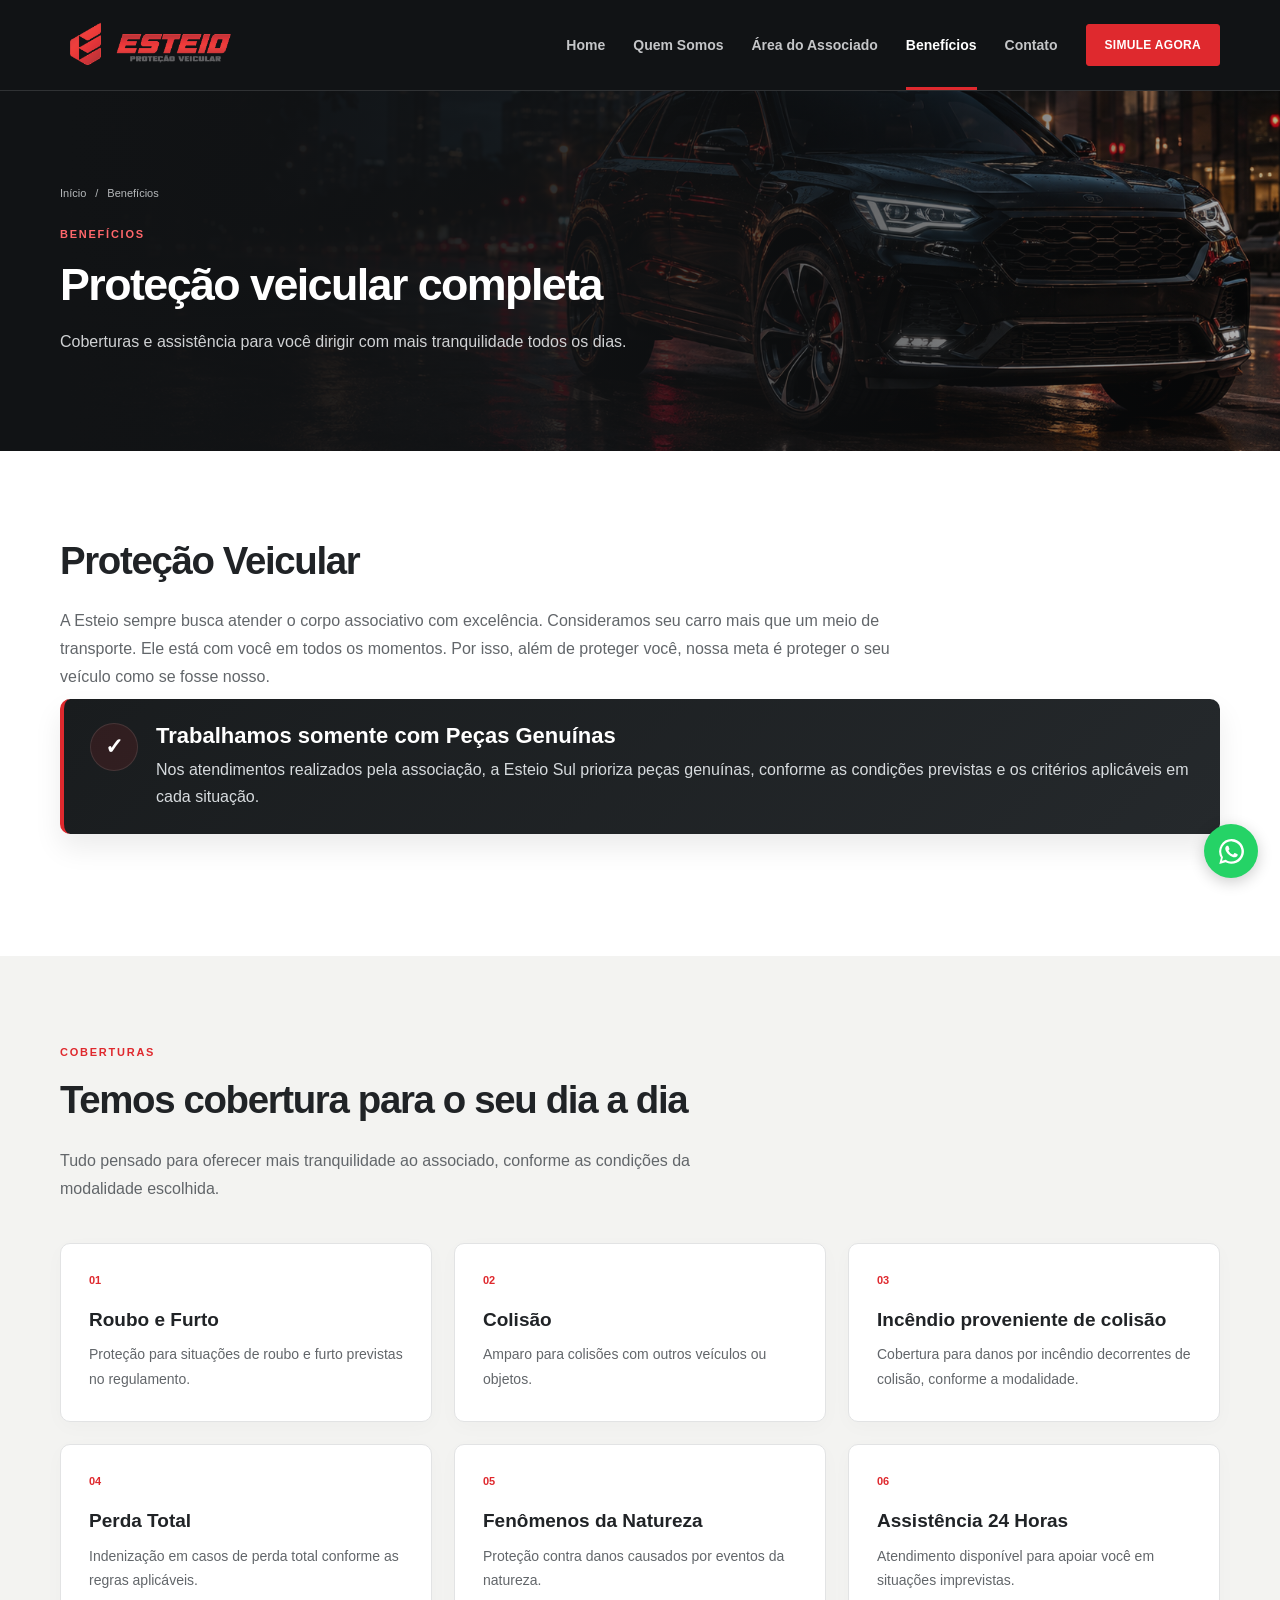
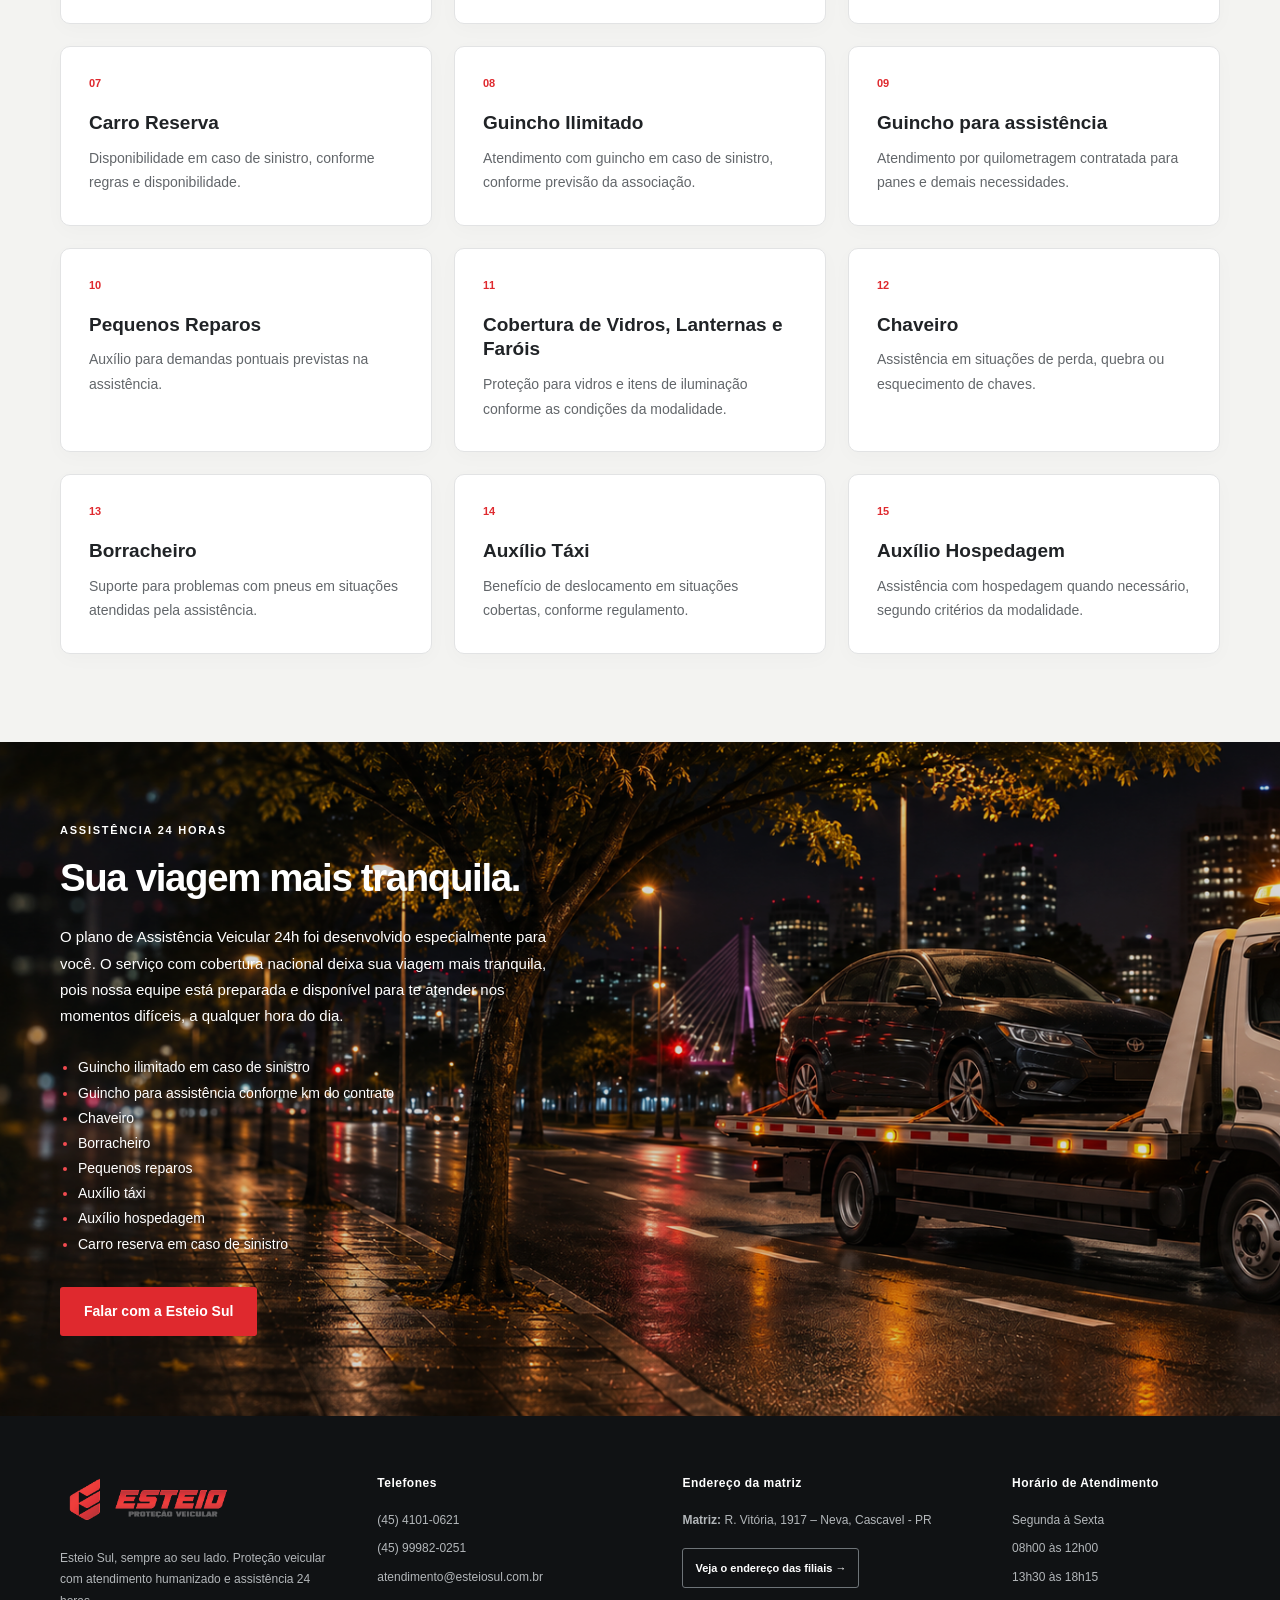
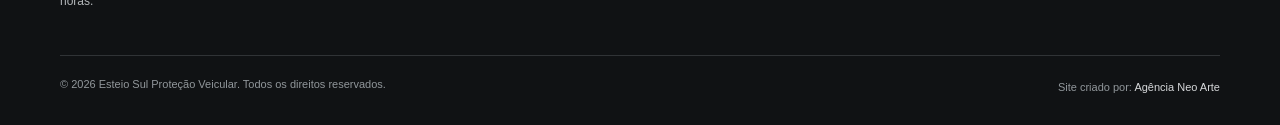
<file: beneficios.html>
<!DOCTYPE html>
<html lang="pt-BR">
<head>
  <meta charset="UTF-8" />
  <meta name="viewport" content="width=device-width, initial-scale=1.0" />
  <title>Benefícios | Esteio Sul Proteção Veicular</title>
  <meta name="description" content="Coberturas e benefícios da proteção veicular Esteio Sul." />
  <link rel="icon" type="image/png" href="assets/img/favicon.png" />
  <link rel="icon" href="favicon.ico" sizes="any" />
  <link rel="apple-touch-icon" href="assets/img/apple-touch-icon.png" />
  <meta name="theme-color" content="#111315" />
  <link rel="stylesheet" href="assets/css/style.css" />
</head>
<body>
  <a class="skip-link" href="#conteudo">Ir para o conteúdo</a>
  <a class="whatsapp-float" href="https://wa.me/554541010621?text=Ol%C3%A1%20Esteio%20Sul!%20Gostaria%20de%20mais%20informa%C3%A7%C3%B5es%20sobre%20prote%C3%A7%C3%A3o%20veicular." target="_blank" aria-label="Falar no WhatsApp" rel="noopener noreferrer"><svg viewBox="0 0 32 32" aria-hidden="true" focusable="false"><path d="M16.02 3.2A12.73 12.73 0 0 0 5.08 22.4L3.4 28.8l6.55-1.63A12.77 12.77 0 1 0 16.02 3.2Zm0 23.22c-2.04 0-3.94-.58-5.55-1.58l-.4-.24-3.88.97 1-3.77-.26-.41a10.44 10.44 0 1 1 9.1 5.03Zm5.72-7.82c-.31-.16-1.86-.92-2.15-1.02-.29-.11-.5-.16-.72.16-.21.31-.82 1.02-1 1.23-.19.21-.37.24-.68.08-.31-.16-1.32-.49-2.52-1.56-.93-.83-1.56-1.86-1.74-2.17-.18-.31-.02-.48.14-.63.14-.14.31-.37.47-.55.16-.18.21-.31.31-.52.1-.21.05-.39-.03-.55-.08-.16-.72-1.73-.98-2.37-.26-.62-.52-.54-.72-.55h-.61c-.21 0-.55.08-.84.39-.29.31-1.1 1.08-1.1 2.62s1.13 3.04 1.29 3.25c.16.21 2.22 3.38 5.38 4.74.75.32 1.34.52 1.8.66.76.24 1.45.21 1.99.13.61-.09 1.86-.76 2.12-1.49.26-.73.26-1.36.18-1.49-.08-.13-.29-.21-.61-.37Z"/></svg><span>WhatsApp</span></a>
  <header class="site-header">
    <div class="container header-wrap">
      <a href="index.html" class="brand"><img src="assets/img/logo.png" alt="Esteio Sul Proteção Veicular" /></a>
      <div class="header-actions"><a class="mobile-nav-cta btn btn-primary" href="simulacao.html">SIMULE AGORA</a><button class="menu-toggle" aria-label="Abrir menu" aria-expanded="false" aria-controls="menu-principal">☰</button></div>
      <nav class="site-nav" id="menu-principal" aria-label="Menu principal"><a class="" href="index.html">Home</a><a class="" href="quem-somos.html">Quem Somos</a><a class="" href="area-do-associado.html">Área do Associado</a><a class="active" aria-current="page" href="beneficios.html">Benefícios</a><a class="" href="contato.html">Contato</a><a class="nav-cta btn btn-primary" href="simulacao.html">SIMULE AGORA</a></nav>
    </div>
  </header>
  <main id="conteudo"><section class="page-hero"><div class="container"><nav class="breadcrumb" aria-label="Localização"><a href="index.html">Início</a><span aria-hidden="true">/</span><span>Benefícios</span></nav><span class="section-label">Benefícios</span><h1>Proteção veicular completa</h1><p>Coberturas e assistência para você dirigir com mais tranquilidade todos os dias.</p></div></section>
<section class="section"><div class="container content-card large"><h2>Proteção Veicular</h2><p>A Esteio sempre busca atender o corpo associativo com excelência. Consideramos seu carro mais que um meio de transporte. Ele está com você em todos os momentos. Por isso, além de proteger você, nossa meta é proteger o seu veículo como se fosse nosso.</p><div class="highlight-banner"><div class="highlight-badge">✓</div><div><strong>Trabalhamos somente com Peças Genuínas</strong><p>Nos atendimentos realizados pela associação, a Esteio Sul prioriza peças genuínas, conforme as condições previstas e os critérios aplicáveis em cada situação.</p></div></div></div></section>
<section class="section section-dark"><div class="container"><div class="section-heading center"><span class="section-label">Coberturas</span><h2>Temos cobertura para o seu dia a dia</h2><p>Tudo pensado para oferecer mais tranquilidade ao associado, conforme as condições da modalidade escolhida.</p></div><div class="benefit-grid"><article class="benefit-card"><h3>Roubo e Furto</h3><p>Proteção para situações de roubo e furto previstas no regulamento.</p></article><article class="benefit-card"><h3>Colisão</h3><p>Amparo para colisões com outros veículos ou objetos.</p></article><article class="benefit-card"><h3>Incêndio proveniente de colisão</h3><p>Cobertura para danos por incêndio decorrentes de colisão, conforme a modalidade.</p></article><article class="benefit-card"><h3>Perda Total</h3><p>Indenização em casos de perda total conforme as regras aplicáveis.</p></article><article class="benefit-card"><h3>Fenômenos da Natureza</h3><p>Proteção contra danos causados por eventos da natureza.</p></article><article class="benefit-card"><h3>Assistência 24 Horas</h3><p>Atendimento disponível para apoiar você em situações imprevistas.</p></article><article class="benefit-card"><h3>Carro Reserva</h3><p>Disponibilidade em caso de sinistro, conforme regras e disponibilidade.</p></article><article class="benefit-card"><h3>Guincho Ilimitado</h3><p>Atendimento com guincho em caso de sinistro, conforme previsão da associação.</p></article><article class="benefit-card"><h3>Guincho para assistência</h3><p>Atendimento por quilometragem contratada para panes e demais necessidades.</p></article><article class="benefit-card"><h3>Pequenos Reparos</h3><p>Auxílio para demandas pontuais previstas na assistência.</p></article><article class="benefit-card"><h3>Cobertura de Vidros, Lanternas e Faróis</h3><p>Proteção para vidros e itens de iluminação conforme as condições da modalidade.</p></article><article class="benefit-card"><h3>Chaveiro</h3><p>Assistência em situações de perda, quebra ou esquecimento de chaves.</p></article><article class="benefit-card"><h3>Borracheiro</h3><p>Suporte para problemas com pneus em situações atendidas pela assistência.</p></article><article class="benefit-card"><h3>Auxílio Táxi</h3><p>Benefício de deslocamento em situações cobertas, conforme regulamento.</p></article><article class="benefit-card"><h3>Auxílio Hospedagem</h3><p>Assistência com hospedagem quando necessário, segundo critérios da modalidade.</p></article></div></div></section>
<section class="section assistance"><div class="container assistance-wrap"><div class="assistance-copy"><span class="section-label">Assistência 24 horas</span><h2>Sua viagem mais tranquila.</h2><p>O plano de Assistência Veicular 24h foi desenvolvido especialmente para você. O serviço com cobertura nacional deixa sua viagem mais tranquila, pois nossa equipe está preparada e disponível para te atender nos momentos difíceis, a qualquer hora do dia.</p><ul><li>Guincho ilimitado em caso de sinistro</li><li>Guincho para assistência conforme km do contrato</li><li>Chaveiro</li><li>Borracheiro</li><li>Pequenos reparos</li><li>Auxílio táxi</li><li>Auxílio hospedagem</li><li>Carro reserva em caso de sinistro</li></ul><a class="btn btn-primary" href="contato.html">Falar com a Esteio Sul</a></div></div></section>
</main>
  <footer class="site-footer">
    <div class="container footer-grid">
      <div>
        <img class="footer-logo" src="assets/img/logo.png" alt="Esteio Sul" />
        <p>Esteio Sul, sempre ao seu lado. Proteção veicular com atendimento humanizado e assistência 24 horas.</p>
      </div>
      <div>
        <h4>Telefones</h4>
        <p><a href="tel:+554541010621">(45) 4101-0621</a></p>
        <p><a href="https://wa.me/5545999820251" target="_blank" rel="noopener noreferrer">(45) 99982-0251</a></p>
        <p><a href="mailto:atendimento@esteiosul.com.br">atendimento@esteiosul.com.br</a></p>
      </div>
      <div>
        <h4>Endereço da matriz</h4>
        <p><strong>Matriz:</strong> R. Vitória, 1917 – Neva, Cascavel - PR</p>
        <a class="btn footer-branches" href="contato.html#filiais">Veja o endereço das filiais →</a>
      </div>
      <div>
        <h4>Horário de Atendimento</h4>
        <p>Segunda à Sexta</p>
        <p>08h00 às 12h00</p>
        <p>13h30 às 18h15</p>
      </div>
    </div>
    <div class="container footer-bottom">
      <span>© 2026 Esteio Sul Proteção Veicular. Todos os direitos reservados.</span>
      <span>Site criado por: <a href="https://neoartepub.com.br/" target="_blank" rel="noopener">Agência Neo Arte</a></span>
    </div>
  </footer>
  <script src="assets/js/script.js"></script>
</body>
</html>
</file>
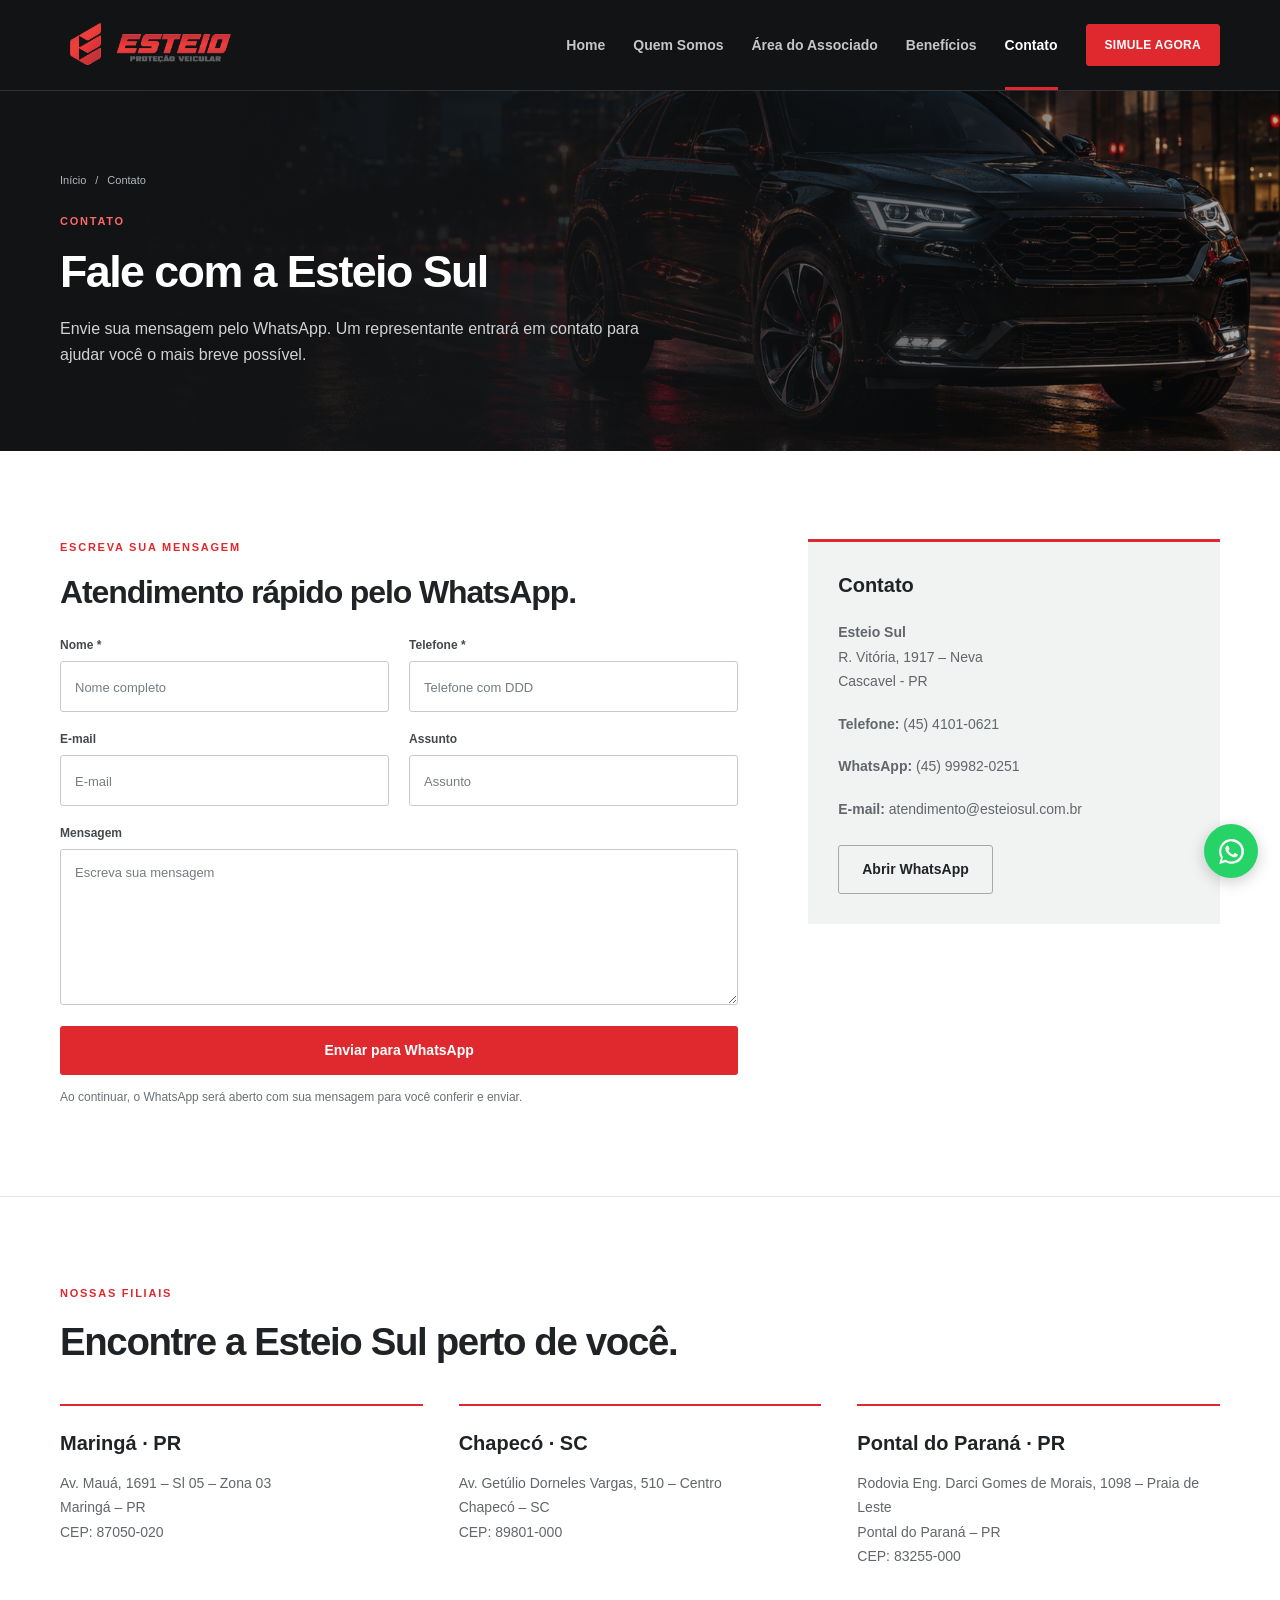
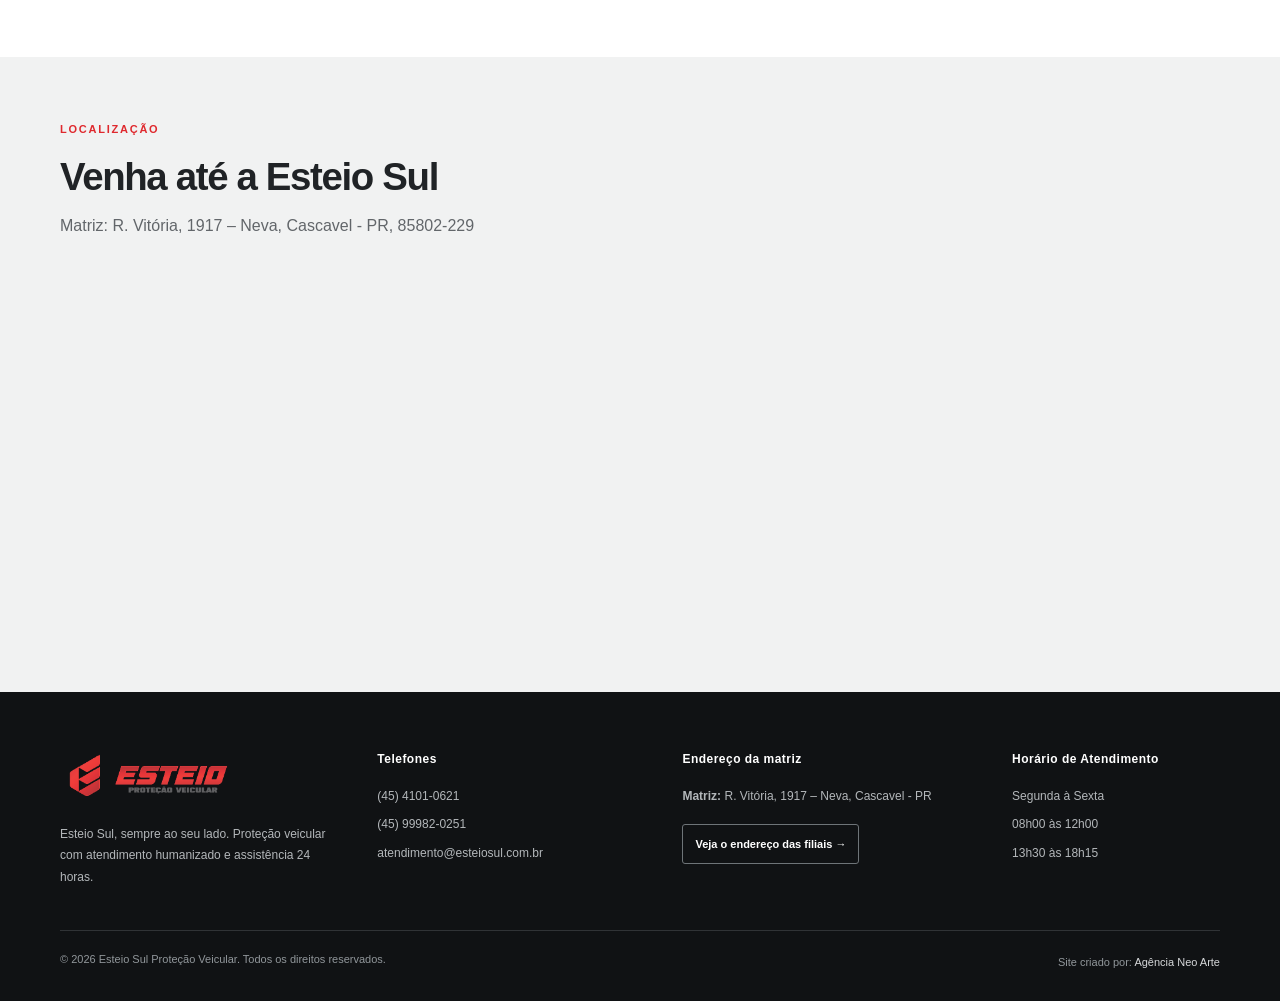
<file: contato.html>
<!DOCTYPE html>
<html lang="pt-BR">
<head>
  <meta charset="UTF-8" />
  <meta name="viewport" content="width=device-width, initial-scale=1.0" />
  <title>Contato | Esteio Sul Proteção Veicular</title>
  <meta name="description" content="Fale com a Esteio Sul Proteção Veicular." />
  <link rel="icon" type="image/png" href="assets/img/favicon.png" />
  <link rel="icon" href="favicon.ico" sizes="any" />
  <link rel="apple-touch-icon" href="assets/img/apple-touch-icon.png" />
  <meta name="theme-color" content="#111315" />
  <link rel="stylesheet" href="assets/css/style.css" />
</head>
<body>
  <a class="skip-link" href="#conteudo">Ir para o conteúdo</a>
  <a class="whatsapp-float" href="https://wa.me/554541010621?text=Ol%C3%A1%20Esteio%20Sul!%20Gostaria%20de%20mais%20informa%C3%A7%C3%B5es%20sobre%20prote%C3%A7%C3%A3o%20veicular." target="_blank" aria-label="Falar no WhatsApp" rel="noopener noreferrer"><svg viewBox="0 0 32 32" aria-hidden="true" focusable="false"><path d="M16.02 3.2A12.73 12.73 0 0 0 5.08 22.4L3.4 28.8l6.55-1.63A12.77 12.77 0 1 0 16.02 3.2Zm0 23.22c-2.04 0-3.94-.58-5.55-1.58l-.4-.24-3.88.97 1-3.77-.26-.41a10.44 10.44 0 1 1 9.1 5.03Zm5.72-7.82c-.31-.16-1.86-.92-2.15-1.02-.29-.11-.5-.16-.72.16-.21.31-.82 1.02-1 1.23-.19.21-.37.24-.68.08-.31-.16-1.32-.49-2.52-1.56-.93-.83-1.56-1.86-1.74-2.17-.18-.31-.02-.48.14-.63.14-.14.31-.37.47-.55.16-.18.21-.31.31-.52.1-.21.05-.39-.03-.55-.08-.16-.72-1.73-.98-2.37-.26-.62-.52-.54-.72-.55h-.61c-.21 0-.55.08-.84.39-.29.31-1.1 1.08-1.1 2.62s1.13 3.04 1.29 3.25c.16.21 2.22 3.38 5.38 4.74.75.32 1.34.52 1.8.66.76.24 1.45.21 1.99.13.61-.09 1.86-.76 2.12-1.49.26-.73.26-1.36.18-1.49-.08-.13-.29-.21-.61-.37Z"/></svg><span>WhatsApp</span></a>
  <header class="site-header">
    <div class="container header-wrap">
      <a href="index.html" class="brand"><img src="assets/img/logo.png" alt="Esteio Sul Proteção Veicular" /></a>
      <div class="header-actions"><a class="mobile-nav-cta btn btn-primary" href="simulacao.html">SIMULE AGORA</a><button class="menu-toggle" aria-label="Abrir menu" aria-expanded="false" aria-controls="menu-principal">☰</button></div>
      <nav class="site-nav" id="menu-principal" aria-label="Menu principal"><a class="" href="index.html">Home</a><a class="" href="quem-somos.html">Quem Somos</a><a class="" href="area-do-associado.html">Área do Associado</a><a class="" href="beneficios.html">Benefícios</a><a class="active" aria-current="page" href="contato.html">Contato</a><a class="nav-cta btn btn-primary" href="simulacao.html">SIMULE AGORA</a></nav>
    </div>
  </header>
  <main id="conteudo"><section class="page-hero"><div class="container"><nav class="breadcrumb" aria-label="Localização"><a href="index.html">Início</a><span aria-hidden="true">/</span><span>Contato</span></nav><span class="section-label">Contato</span><h1>Fale com a Esteio Sul</h1><p>Envie sua mensagem pelo WhatsApp. Um representante entrará em contato para ajudar você o mais breve possível.</p></div></section>
<section class="section"><div class="container contact-wrap"><div class="contact-box"><span class="section-label">Escreva sua mensagem</span><h2>Atendimento rápido pelo WhatsApp.</h2><form class="contact-form whatsapp-form" data-form-title="Contato"><div class="form-grid"><label class="field"><span>Nome *</span><input autocomplete="name" name="Nome" placeholder="Nome completo" required></label><label class="field"><span>Telefone *</span><input type="tel" autocomplete="tel" name="Telefone" placeholder="Telefone com DDD" required></label><label class="field"><span>E-mail</span><input type="email" autocomplete="email" name="E-mail" placeholder="E-mail"></label><label class="field"><span>Assunto</span><input name="Assunto" placeholder="Assunto"></label></div><label class="field"><span>Mensagem</span><textarea name="Mensagem" rows="6" placeholder="Escreva sua mensagem"></textarea></label><button class="btn btn-primary btn-full">Enviar para WhatsApp</button><p class="form-note">Ao continuar, o WhatsApp será aberto com sua mensagem para você conferir e enviar.</p></form></div><aside class="info-panel"><h3>Contato</h3><p><strong>Esteio Sul</strong><br>R. Vitória, 1917 – Neva<br>Cascavel - PR</p><p><strong>Telefone:</strong> (45) 4101-0621</p><p><strong>WhatsApp:</strong> (45) 99982-0251</p><p><strong>E-mail:</strong> atendimento@esteiosul.com.br</p><a class="btn btn-outline" href="https://wa.me/5545999820251" target="_blank" rel="noopener noreferrer">Abrir WhatsApp</a></aside></div></section>
<section class="section branches-section" id="filiais"><div class="container"><div class="section-heading"><span class="section-label">Nossas filiais</span><h2>Encontre a Esteio Sul perto de você.</h2></div><div class="branches-grid"><article><h3>Maringá · PR</h3><p>Av. Mauá, 1691 – Sl 05 – Zona 03<br>Maringá – PR<br>CEP: 87050-020</p></article><article><h3>Chapecó · SC</h3><p>Av. Getúlio Dorneles Vargas, 510 – Centro<br>Chapecó – SC<br>CEP: 89801-000</p></article><article><h3>Pontal do Paraná · PR</h3><p>Rodovia Eng. Darci Gomes de Morais, 1098 – Praia de Leste<br>Pontal do Paraná – PR<br>CEP: 83255-000</p></article></div></div></section>
<section class="map-section" id="localizacao">
  <div class="map-heading container">
    <span class="section-label">Localização</span>
    <h2>Venha até a Esteio Sul</h2>
    <p>Matriz: R. Vitória, 1917 – Neva, Cascavel - PR, 85802-229</p>
  </div>
  <div class="map-frame">
    <iframe title="Localização da Esteio Sul em Cascavel" title="Mapa Esteio Sul Proteção Veicular" src="https://www.google.com/maps?q=R.%20Vit%C3%B3ria%2C%201917%20-%20Ciro%20Nardi%2C%20Cascavel%20-%20PR%2C%2085802-020&output=embed" width="100%" height="100%" style="border:0;" allowfullscreen="" loading="lazy" referrerpolicy="no-referrer-when-downgrade"></iframe>
  </div>
</section>

</main>
  <footer class="site-footer">
    <div class="container footer-grid">
      <div>
        <img class="footer-logo" src="assets/img/logo.png" alt="Esteio Sul" />
        <p>Esteio Sul, sempre ao seu lado. Proteção veicular com atendimento humanizado e assistência 24 horas.</p>
      </div>
      <div>
        <h4>Telefones</h4>
        <p><a href="tel:+554541010621">(45) 4101-0621</a></p>
        <p><a href="https://wa.me/5545999820251" target="_blank" rel="noopener noreferrer">(45) 99982-0251</a></p>
        <p><a href="mailto:atendimento@esteiosul.com.br">atendimento@esteiosul.com.br</a></p>
      </div>
      <div>
        <h4>Endereço da matriz</h4>
        <p><strong>Matriz:</strong> R. Vitória, 1917 – Neva, Cascavel - PR</p>
        <a class="btn footer-branches" href="contato.html#filiais">Veja o endereço das filiais →</a>
      </div>
      <div>
        <h4>Horário de Atendimento</h4>
        <p>Segunda à Sexta</p>
        <p>08h00 às 12h00</p>
        <p>13h30 às 18h15</p>
      </div>
    </div>
    <div class="container footer-bottom">
      <span>© 2026 Esteio Sul Proteção Veicular. Todos os direitos reservados.</span>
      <span>Site criado por: <a href="https://neoartepub.com.br/" target="_blank" rel="noopener">Agência Neo Arte</a></span>
    </div>
  </footer>
  <script src="assets/js/script.js"></script>
</body>
</html>
</file>
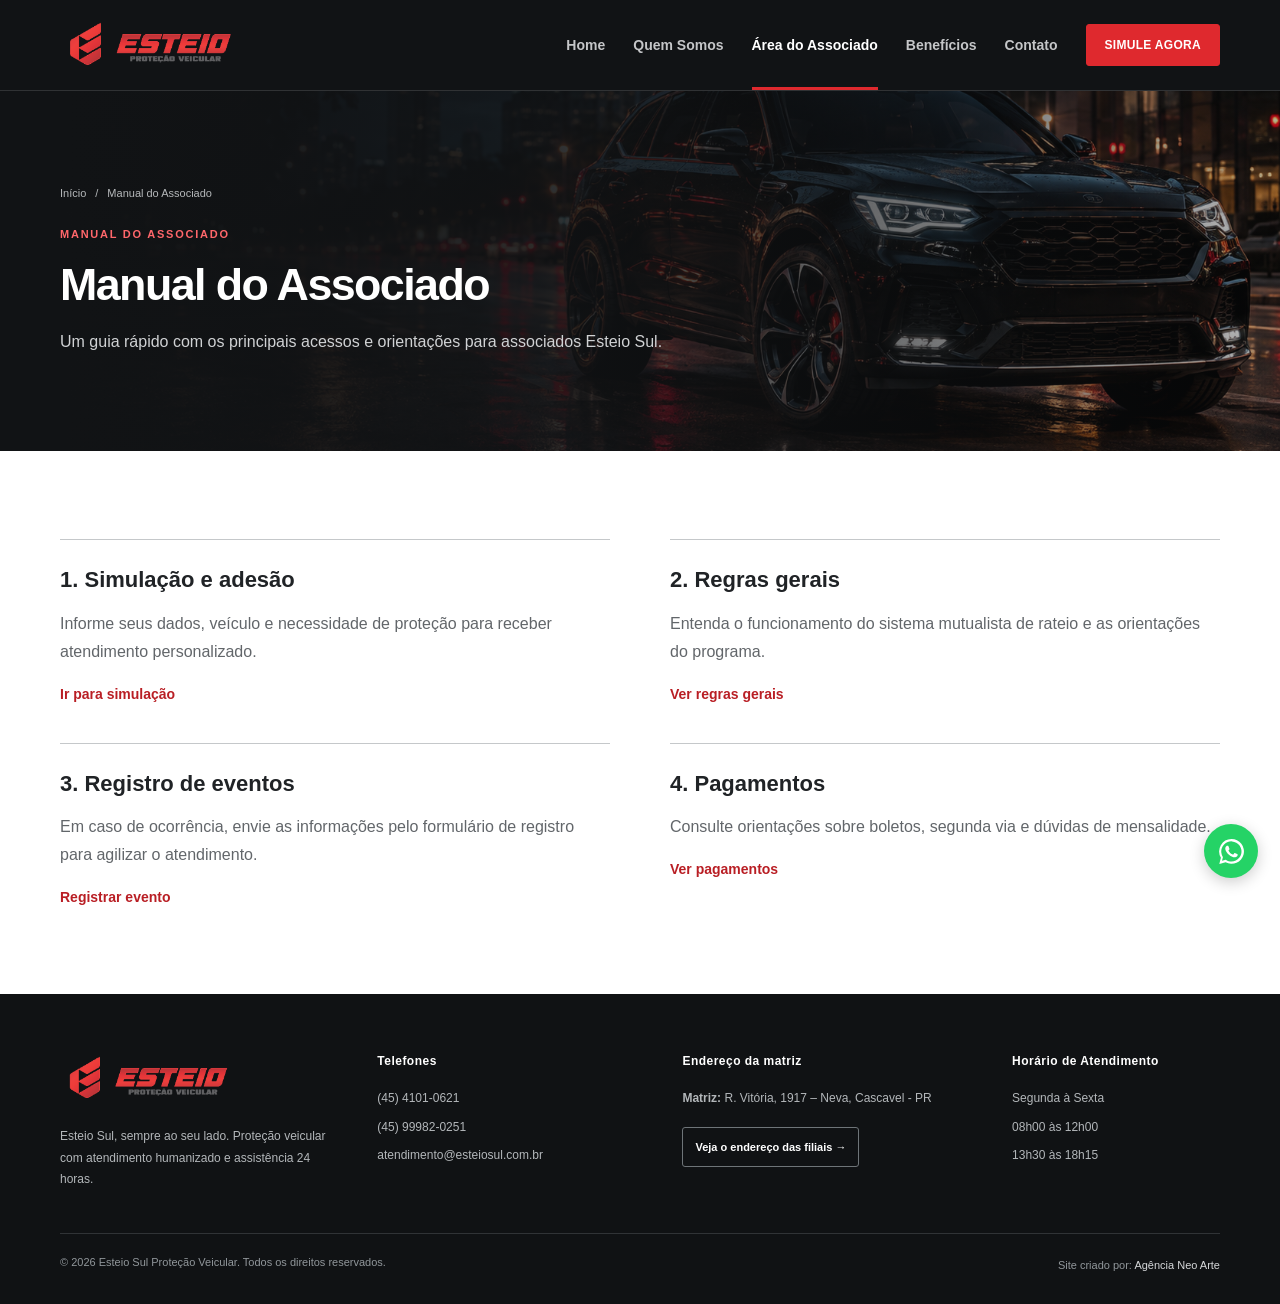
<file: manual-do-associado.html>
<!DOCTYPE html>
<html lang="pt-BR">
<head>
  <meta charset="UTF-8" />
  <meta name="viewport" content="width=device-width, initial-scale=1.0" />
  <title>Manual do Associado | Esteio Sul Proteção Veicular</title>
  <meta name="description" content="Manual do associado Esteio Sul." />
  <link rel="icon" type="image/png" href="assets/img/favicon.png" />
  <link rel="icon" href="favicon.ico" sizes="any" />
  <link rel="apple-touch-icon" href="assets/img/apple-touch-icon.png" />
  <meta name="theme-color" content="#111315" />
  <link rel="stylesheet" href="assets/css/style.css" />
</head>
<body>
  <a class="skip-link" href="#conteudo">Ir para o conteúdo</a>
  <a class="whatsapp-float" href="https://wa.me/554541010621?text=Ol%C3%A1%20Esteio%20Sul!%20Gostaria%20de%20mais%20informa%C3%A7%C3%B5es%20sobre%20prote%C3%A7%C3%A3o%20veicular." target="_blank" aria-label="Falar no WhatsApp" rel="noopener noreferrer"><svg viewBox="0 0 32 32" aria-hidden="true" focusable="false"><path d="M16.02 3.2A12.73 12.73 0 0 0 5.08 22.4L3.4 28.8l6.55-1.63A12.77 12.77 0 1 0 16.02 3.2Zm0 23.22c-2.04 0-3.94-.58-5.55-1.58l-.4-.24-3.88.97 1-3.77-.26-.41a10.44 10.44 0 1 1 9.1 5.03Zm5.72-7.82c-.31-.16-1.86-.92-2.15-1.02-.29-.11-.5-.16-.72.16-.21.31-.82 1.02-1 1.23-.19.21-.37.24-.68.08-.31-.16-1.32-.49-2.52-1.56-.93-.83-1.56-1.86-1.74-2.17-.18-.31-.02-.48.14-.63.14-.14.31-.37.47-.55.16-.18.21-.31.31-.52.1-.21.05-.39-.03-.55-.08-.16-.72-1.73-.98-2.37-.26-.62-.52-.54-.72-.55h-.61c-.21 0-.55.08-.84.39-.29.31-1.1 1.08-1.1 2.62s1.13 3.04 1.29 3.25c.16.21 2.22 3.38 5.38 4.74.75.32 1.34.52 1.8.66.76.24 1.45.21 1.99.13.61-.09 1.86-.76 2.12-1.49.26-.73.26-1.36.18-1.49-.08-.13-.29-.21-.61-.37Z"/></svg><span>WhatsApp</span></a>
  <header class="site-header">
    <div class="container header-wrap">
      <a href="index.html" class="brand"><img src="assets/img/logo.png" alt="Esteio Sul Proteção Veicular" /></a>
      <div class="header-actions"><a class="mobile-nav-cta btn btn-primary" href="simulacao.html">SIMULE AGORA</a><button class="menu-toggle" aria-label="Abrir menu" aria-expanded="false" aria-controls="menu-principal">☰</button></div>
      <nav class="site-nav" id="menu-principal" aria-label="Menu principal"><a class="" href="index.html">Home</a><a class="" href="quem-somos.html">Quem Somos</a><a class="active" aria-current="page" href="area-do-associado.html">Área do Associado</a><a class="" href="beneficios.html">Benefícios</a><a class="" href="contato.html">Contato</a><a class="nav-cta btn btn-primary" href="simulacao.html">SIMULE AGORA</a></nav>
    </div>
  </header>
  <main id="conteudo"><section class="page-hero"><div class="container"><nav class="breadcrumb" aria-label="Localização"><a href="index.html">Início</a><span aria-hidden="true">/</span><span>Manual do Associado</span></nav><span class="section-label">Manual do Associado</span><h1>Manual do Associado</h1><p>Um guia rápido com os principais acessos e orientações para associados Esteio Sul.</p></div></section>
<section class="section"><div class="container manual-list"><article><h3>1. Simulação e adesão</h3><p>Informe seus dados, veículo e necessidade de proteção para receber atendimento personalizado.</p><a href="simulacao.html">Ir para simulação</a></article><article><h3>2. Regras gerais</h3><p>Entenda o funcionamento do sistema mutualista de rateio e as orientações do programa.</p><a href="regras-gerais-do-associado.html">Ver regras gerais</a></article><article><h3>3. Registro de eventos</h3><p>Em caso de ocorrência, envie as informações pelo formulário de registro para agilizar o atendimento.</p><a href="registro-de-eventos.html">Registrar evento</a></article><article><h3>4. Pagamentos</h3><p>Consulte orientações sobre boletos, segunda via e dúvidas de mensalidade.</p><a href="pagamentos.html">Ver pagamentos</a></article></div></section>
</main>
  <footer class="site-footer">
    <div class="container footer-grid">
      <div>
        <img class="footer-logo" src="assets/img/logo.png" alt="Esteio Sul" />
        <p>Esteio Sul, sempre ao seu lado. Proteção veicular com atendimento humanizado e assistência 24 horas.</p>
      </div>
      <div>
        <h4>Telefones</h4>
        <p><a href="tel:+554541010621">(45) 4101-0621</a></p>
        <p><a href="https://wa.me/5545999820251" target="_blank" rel="noopener noreferrer">(45) 99982-0251</a></p>
        <p><a href="mailto:atendimento@esteiosul.com.br">atendimento@esteiosul.com.br</a></p>
      </div>
      <div>
        <h4>Endereço da matriz</h4>
        <p><strong>Matriz:</strong> R. Vitória, 1917 – Neva, Cascavel - PR</p>
        <a class="btn footer-branches" href="contato.html#filiais">Veja o endereço das filiais →</a>
      </div>
      <div>
        <h4>Horário de Atendimento</h4>
        <p>Segunda à Sexta</p>
        <p>08h00 às 12h00</p>
        <p>13h30 às 18h15</p>
      </div>
    </div>
    <div class="container footer-bottom">
      <span>© 2026 Esteio Sul Proteção Veicular. Todos os direitos reservados.</span>
      <span>Site criado por: <a href="https://neoartepub.com.br/" target="_blank" rel="noopener">Agência Neo Arte</a></span>
    </div>
  </footer>
  <script src="assets/js/script.js"></script>
</body>
</html>
</file>
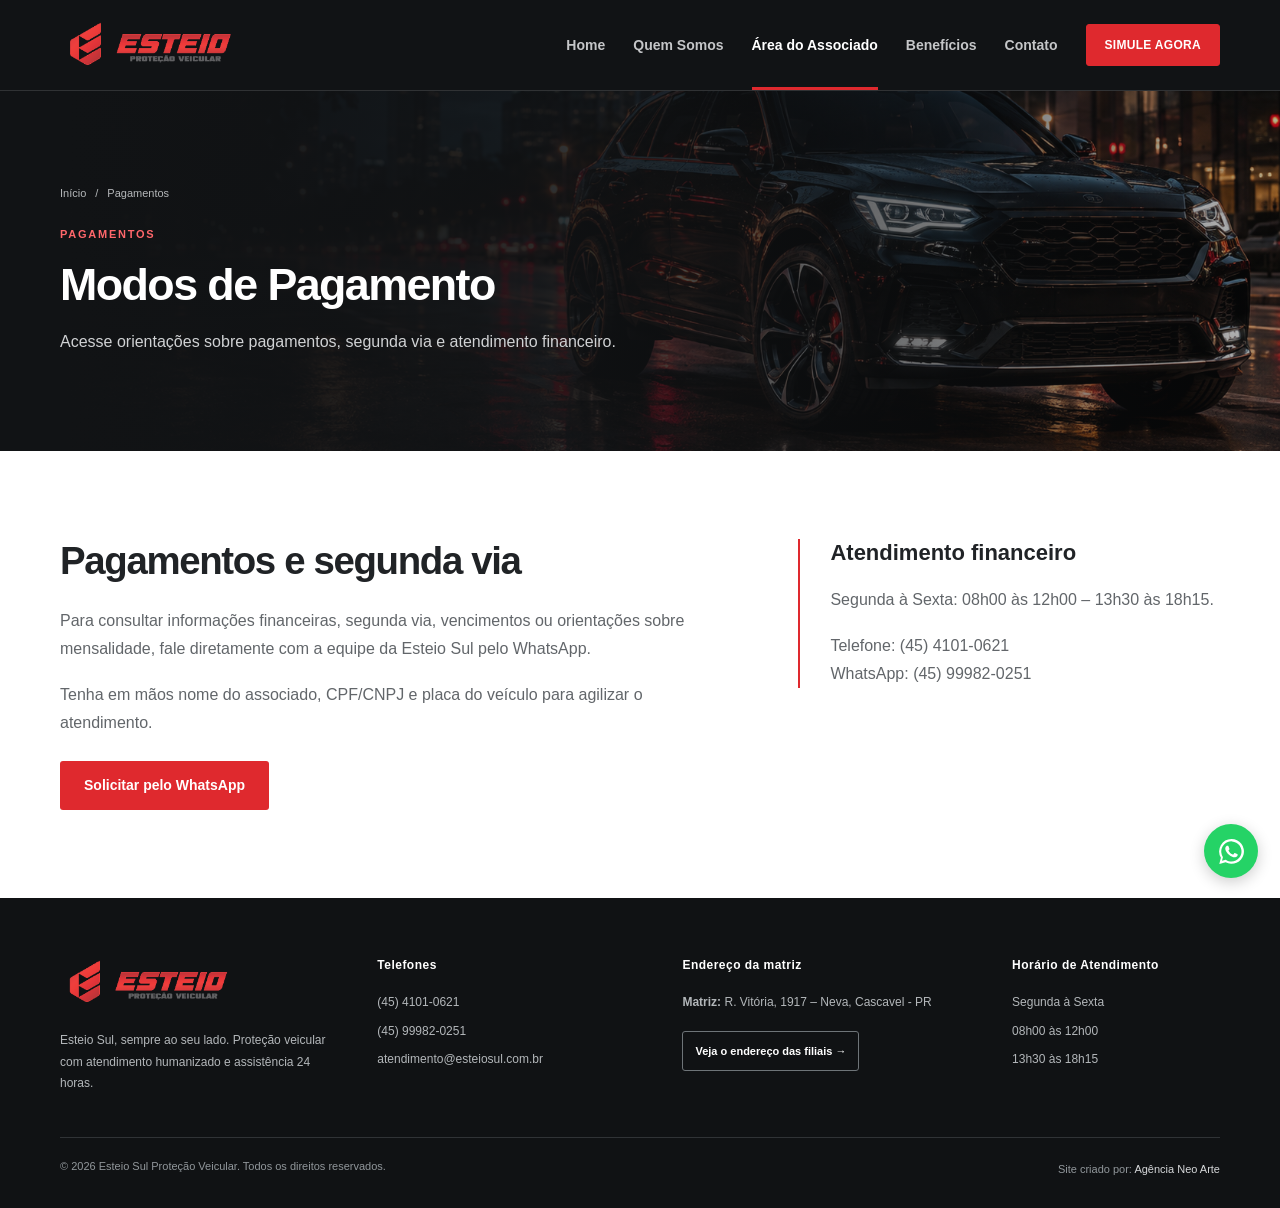
<file: pagamentos.html>
<!DOCTYPE html>
<html lang="pt-BR">
<head>
  <meta charset="UTF-8" />
  <meta name="viewport" content="width=device-width, initial-scale=1.0" />
  <title>Pagamentos | Esteio Sul Proteção Veicular</title>
  <meta name="description" content="Pagamentos e segunda via Esteio Sul." />
  <link rel="icon" type="image/png" href="assets/img/favicon.png" />
  <link rel="icon" href="favicon.ico" sizes="any" />
  <link rel="apple-touch-icon" href="assets/img/apple-touch-icon.png" />
  <meta name="theme-color" content="#111315" />
  <link rel="stylesheet" href="assets/css/style.css" />
</head>
<body>
  <a class="skip-link" href="#conteudo">Ir para o conteúdo</a>
  <a class="whatsapp-float" href="https://wa.me/554541010621?text=Ol%C3%A1%20Esteio%20Sul!%20Gostaria%20de%20mais%20informa%C3%A7%C3%B5es%20sobre%20prote%C3%A7%C3%A3o%20veicular." target="_blank" aria-label="Falar no WhatsApp" rel="noopener noreferrer"><svg viewBox="0 0 32 32" aria-hidden="true" focusable="false"><path d="M16.02 3.2A12.73 12.73 0 0 0 5.08 22.4L3.4 28.8l6.55-1.63A12.77 12.77 0 1 0 16.02 3.2Zm0 23.22c-2.04 0-3.94-.58-5.55-1.58l-.4-.24-3.88.97 1-3.77-.26-.41a10.44 10.44 0 1 1 9.1 5.03Zm5.72-7.82c-.31-.16-1.86-.92-2.15-1.02-.29-.11-.5-.16-.72.16-.21.31-.82 1.02-1 1.23-.19.21-.37.24-.68.08-.31-.16-1.32-.49-2.52-1.56-.93-.83-1.56-1.86-1.74-2.17-.18-.31-.02-.48.14-.63.14-.14.31-.37.47-.55.16-.18.21-.31.31-.52.1-.21.05-.39-.03-.55-.08-.16-.72-1.73-.98-2.37-.26-.62-.52-.54-.72-.55h-.61c-.21 0-.55.08-.84.39-.29.31-1.1 1.08-1.1 2.62s1.13 3.04 1.29 3.25c.16.21 2.22 3.38 5.38 4.74.75.32 1.34.52 1.8.66.76.24 1.45.21 1.99.13.61-.09 1.86-.76 2.12-1.49.26-.73.26-1.36.18-1.49-.08-.13-.29-.21-.61-.37Z"/></svg><span>WhatsApp</span></a>
  <header class="site-header">
    <div class="container header-wrap">
      <a href="index.html" class="brand"><img src="assets/img/logo.png" alt="Esteio Sul Proteção Veicular" /></a>
      <div class="header-actions"><a class="mobile-nav-cta btn btn-primary" href="simulacao.html">SIMULE AGORA</a><button class="menu-toggle" aria-label="Abrir menu" aria-expanded="false" aria-controls="menu-principal">☰</button></div>
      <nav class="site-nav" id="menu-principal" aria-label="Menu principal"><a class="" href="index.html">Home</a><a class="" href="quem-somos.html">Quem Somos</a><a class="active" aria-current="page" href="area-do-associado.html">Área do Associado</a><a class="" href="beneficios.html">Benefícios</a><a class="" href="contato.html">Contato</a><a class="nav-cta btn btn-primary" href="simulacao.html">SIMULE AGORA</a></nav>
    </div>
  </header>
  <main id="conteudo"><section class="page-hero"><div class="container"><nav class="breadcrumb" aria-label="Localização"><a href="index.html">Início</a><span aria-hidden="true">/</span><span>Pagamentos</span></nav><span class="section-label">Pagamentos</span><h1>Modos de Pagamento</h1><p>Acesse orientações sobre pagamentos, segunda via e atendimento financeiro.</p></div></section>
<section class="section"><div class="container content-grid"><div class="content-card large"><h2>Pagamentos e segunda via</h2><p>Para consultar informações financeiras, segunda via, vencimentos ou orientações sobre mensalidade, fale diretamente com a equipe da Esteio Sul pelo WhatsApp.</p><p>Tenha em mãos nome do associado, CPF/CNPJ e placa do veículo para agilizar o atendimento.</p><a class="btn btn-primary" href="https://wa.me/5545999177144?text=Ol%C3%A1%20Esteio%20Sul!%20Preciso%20de%20informa%C3%A7%C3%B5es%20sobre%20pagamentos%20e%20segunda%20via." target="_blank" rel="noopener noreferrer">Solicitar pelo WhatsApp</a></div><div class="content-card"><h3>Atendimento financeiro</h3><p>Segunda à Sexta: 08h00 às 12h00 – 13h30 às 18h15.</p><p>Telefone: (45) 4101-0621<br>WhatsApp: (45) 99982-0251</p></div></div></section>
</main>
  <footer class="site-footer">
    <div class="container footer-grid">
      <div>
        <img class="footer-logo" src="assets/img/logo.png" alt="Esteio Sul" />
        <p>Esteio Sul, sempre ao seu lado. Proteção veicular com atendimento humanizado e assistência 24 horas.</p>
      </div>
      <div>
        <h4>Telefones</h4>
        <p><a href="tel:+554541010621">(45) 4101-0621</a></p>
        <p><a href="https://wa.me/5545999820251" target="_blank" rel="noopener noreferrer">(45) 99982-0251</a></p>
        <p><a href="mailto:atendimento@esteiosul.com.br">atendimento@esteiosul.com.br</a></p>
      </div>
      <div>
        <h4>Endereço da matriz</h4>
        <p><strong>Matriz:</strong> R. Vitória, 1917 – Neva, Cascavel - PR</p>
        <a class="btn footer-branches" href="contato.html#filiais">Veja o endereço das filiais →</a>
      </div>
      <div>
        <h4>Horário de Atendimento</h4>
        <p>Segunda à Sexta</p>
        <p>08h00 às 12h00</p>
        <p>13h30 às 18h15</p>
      </div>
    </div>
    <div class="container footer-bottom">
      <span>© 2026 Esteio Sul Proteção Veicular. Todos os direitos reservados.</span>
      <span>Site criado por: <a href="https://neoartepub.com.br/" target="_blank" rel="noopener">Agência Neo Arte</a></span>
    </div>
  </footer>
  <script src="assets/js/script.js"></script>
</body>
</html>
</file>
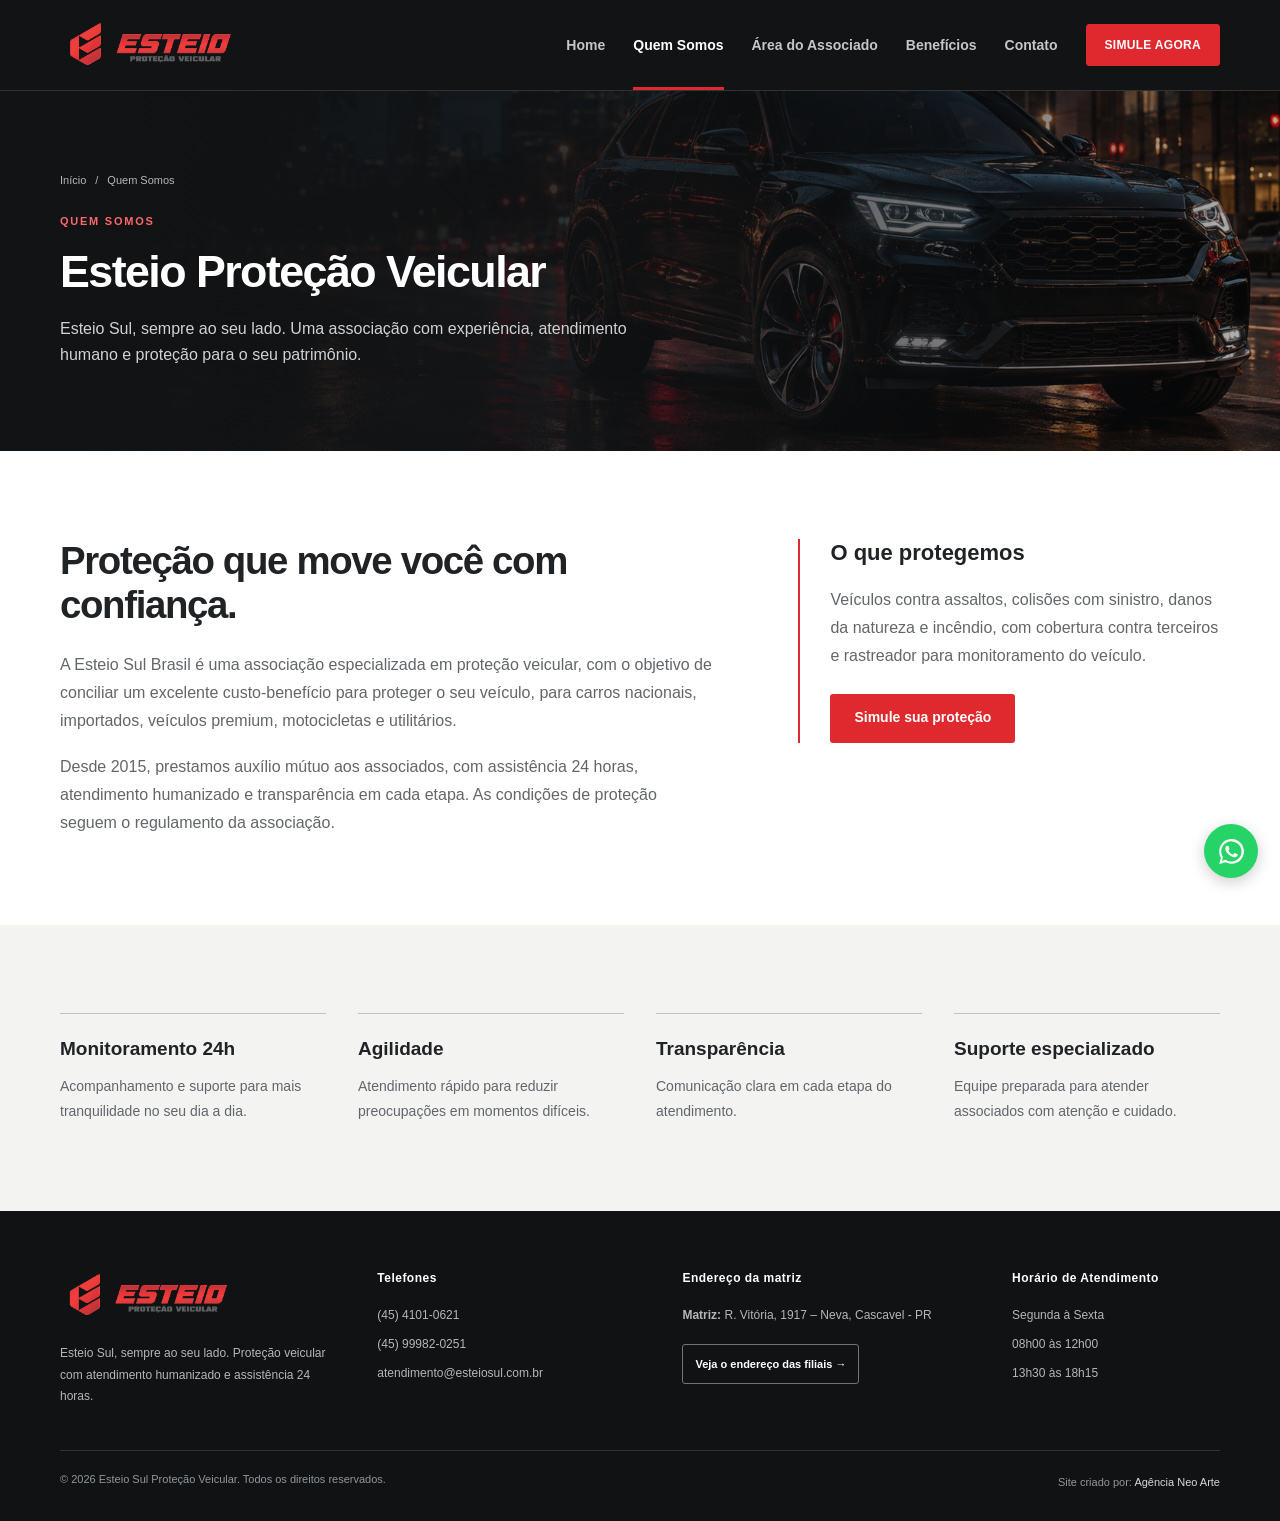
<file: quem-somos.html>
<!DOCTYPE html>
<html lang="pt-BR">
<head>
  <meta charset="UTF-8" />
  <meta name="viewport" content="width=device-width, initial-scale=1.0" />
  <title>Quem Somos | Esteio Sul Proteção Veicular</title>
  <meta name="description" content="Conheça a Esteio Sul Brasil, associação especializada em proteção veicular." />
  <link rel="icon" type="image/png" href="assets/img/favicon.png" />
  <link rel="icon" href="favicon.ico" sizes="any" />
  <link rel="apple-touch-icon" href="assets/img/apple-touch-icon.png" />
  <meta name="theme-color" content="#111315" />
  <link rel="stylesheet" href="assets/css/style.css" />
</head>
<body>
  <a class="skip-link" href="#conteudo">Ir para o conteúdo</a>
  <a class="whatsapp-float" href="https://wa.me/554541010621?text=Ol%C3%A1%20Esteio%20Sul!%20Gostaria%20de%20mais%20informa%C3%A7%C3%B5es%20sobre%20prote%C3%A7%C3%A3o%20veicular." target="_blank" aria-label="Falar no WhatsApp" rel="noopener noreferrer"><svg viewBox="0 0 32 32" aria-hidden="true" focusable="false"><path d="M16.02 3.2A12.73 12.73 0 0 0 5.08 22.4L3.4 28.8l6.55-1.63A12.77 12.77 0 1 0 16.02 3.2Zm0 23.22c-2.04 0-3.94-.58-5.55-1.58l-.4-.24-3.88.97 1-3.77-.26-.41a10.44 10.44 0 1 1 9.1 5.03Zm5.72-7.82c-.31-.16-1.86-.92-2.15-1.02-.29-.11-.5-.16-.72.16-.21.31-.82 1.02-1 1.23-.19.21-.37.24-.68.08-.31-.16-1.32-.49-2.52-1.56-.93-.83-1.56-1.86-1.74-2.17-.18-.31-.02-.48.14-.63.14-.14.31-.37.47-.55.16-.18.21-.31.31-.52.1-.21.05-.39-.03-.55-.08-.16-.72-1.73-.98-2.37-.26-.62-.52-.54-.72-.55h-.61c-.21 0-.55.08-.84.39-.29.31-1.1 1.08-1.1 2.62s1.13 3.04 1.29 3.25c.16.21 2.22 3.38 5.38 4.74.75.32 1.34.52 1.8.66.76.24 1.45.21 1.99.13.61-.09 1.86-.76 2.12-1.49.26-.73.26-1.36.18-1.49-.08-.13-.29-.21-.61-.37Z"/></svg><span>WhatsApp</span></a>
  <header class="site-header">
    <div class="container header-wrap">
      <a href="index.html" class="brand"><img src="assets/img/logo.png" alt="Esteio Sul Proteção Veicular" /></a>
      <div class="header-actions"><a class="mobile-nav-cta btn btn-primary" href="simulacao.html">SIMULE AGORA</a><button class="menu-toggle" aria-label="Abrir menu" aria-expanded="false" aria-controls="menu-principal">☰</button></div>
      <nav class="site-nav" id="menu-principal" aria-label="Menu principal"><a class="" href="index.html">Home</a><a class="active" aria-current="page" href="quem-somos.html">Quem Somos</a><a class="" href="area-do-associado.html">Área do Associado</a><a class="" href="beneficios.html">Benefícios</a><a class="" href="contato.html">Contato</a><a class="nav-cta btn btn-primary" href="simulacao.html">SIMULE AGORA</a></nav>
    </div>
  </header>
  <main id="conteudo"><section class="page-hero"><div class="container"><nav class="breadcrumb" aria-label="Localização"><a href="index.html">Início</a><span aria-hidden="true">/</span><span>Quem Somos</span></nav><span class="section-label">Quem Somos</span><h1>Esteio Proteção Veicular</h1><p>Esteio Sul, sempre ao seu lado. Uma associação com experiência, atendimento humano e proteção para o seu patrimônio.</p></div></section>
<section class="section"><div class="container content-grid">
  <div class="content-card large"><h2>Proteção que move você com confiança.</h2><p>A Esteio Sul Brasil é uma associação especializada em proteção veicular, com o objetivo de conciliar um excelente custo-benefício para proteger o seu veículo, para carros nacionais, importados, veículos premium, motocicletas e utilitários.</p><p>Desde 2015, prestamos auxílio mútuo aos associados, com assistência 24 horas, atendimento humanizado e transparência em cada etapa. As condições de proteção seguem o regulamento da associação.</p></div>
  <div class="content-card"><h3>O que protegemos</h3><p>Veículos contra assaltos, colisões com sinistro, danos da natureza e incêndio, com cobertura contra terceiros e rastreador para monitoramento do veículo.</p><a class="btn btn-primary" href="simulacao.html">Simule sua proteção</a></div>
</div></section>
<section class="section section-dark"><div class="container values-grid"><article><strong>Monitoramento 24h</strong><p>Acompanhamento e suporte para mais tranquilidade no seu dia a dia.</p></article><article><strong>Agilidade</strong><p>Atendimento rápido para reduzir preocupações em momentos difíceis.</p></article><article><strong>Transparência</strong><p>Comunicação clara em cada etapa do atendimento.</p></article><article><strong>Suporte especializado</strong><p>Equipe preparada para atender associados com atenção e cuidado.</p></article></div></section>
</main>
  <footer class="site-footer">
    <div class="container footer-grid">
      <div>
        <img class="footer-logo" src="assets/img/logo.png" alt="Esteio Sul" />
        <p>Esteio Sul, sempre ao seu lado. Proteção veicular com atendimento humanizado e assistência 24 horas.</p>
      </div>
      <div>
        <h4>Telefones</h4>
        <p><a href="tel:+554541010621">(45) 4101-0621</a></p>
        <p><a href="https://wa.me/5545999820251" target="_blank" rel="noopener noreferrer">(45) 99982-0251</a></p>
        <p><a href="mailto:atendimento@esteiosul.com.br">atendimento@esteiosul.com.br</a></p>
      </div>
      <div>
        <h4>Endereço da matriz</h4>
        <p><strong>Matriz:</strong> R. Vitória, 1917 – Neva, Cascavel - PR</p>
        <a class="btn footer-branches" href="contato.html#filiais">Veja o endereço das filiais →</a>
      </div>
      <div>
        <h4>Horário de Atendimento</h4>
        <p>Segunda à Sexta</p>
        <p>08h00 às 12h00</p>
        <p>13h30 às 18h15</p>
      </div>
    </div>
    <div class="container footer-bottom">
      <span>© 2026 Esteio Sul Proteção Veicular. Todos os direitos reservados.</span>
      <span>Site criado por: <a href="https://neoartepub.com.br/" target="_blank" rel="noopener">Agência Neo Arte</a></span>
    </div>
  </footer>
  <script src="assets/js/script.js"></script>
</body>
</html>
</file>
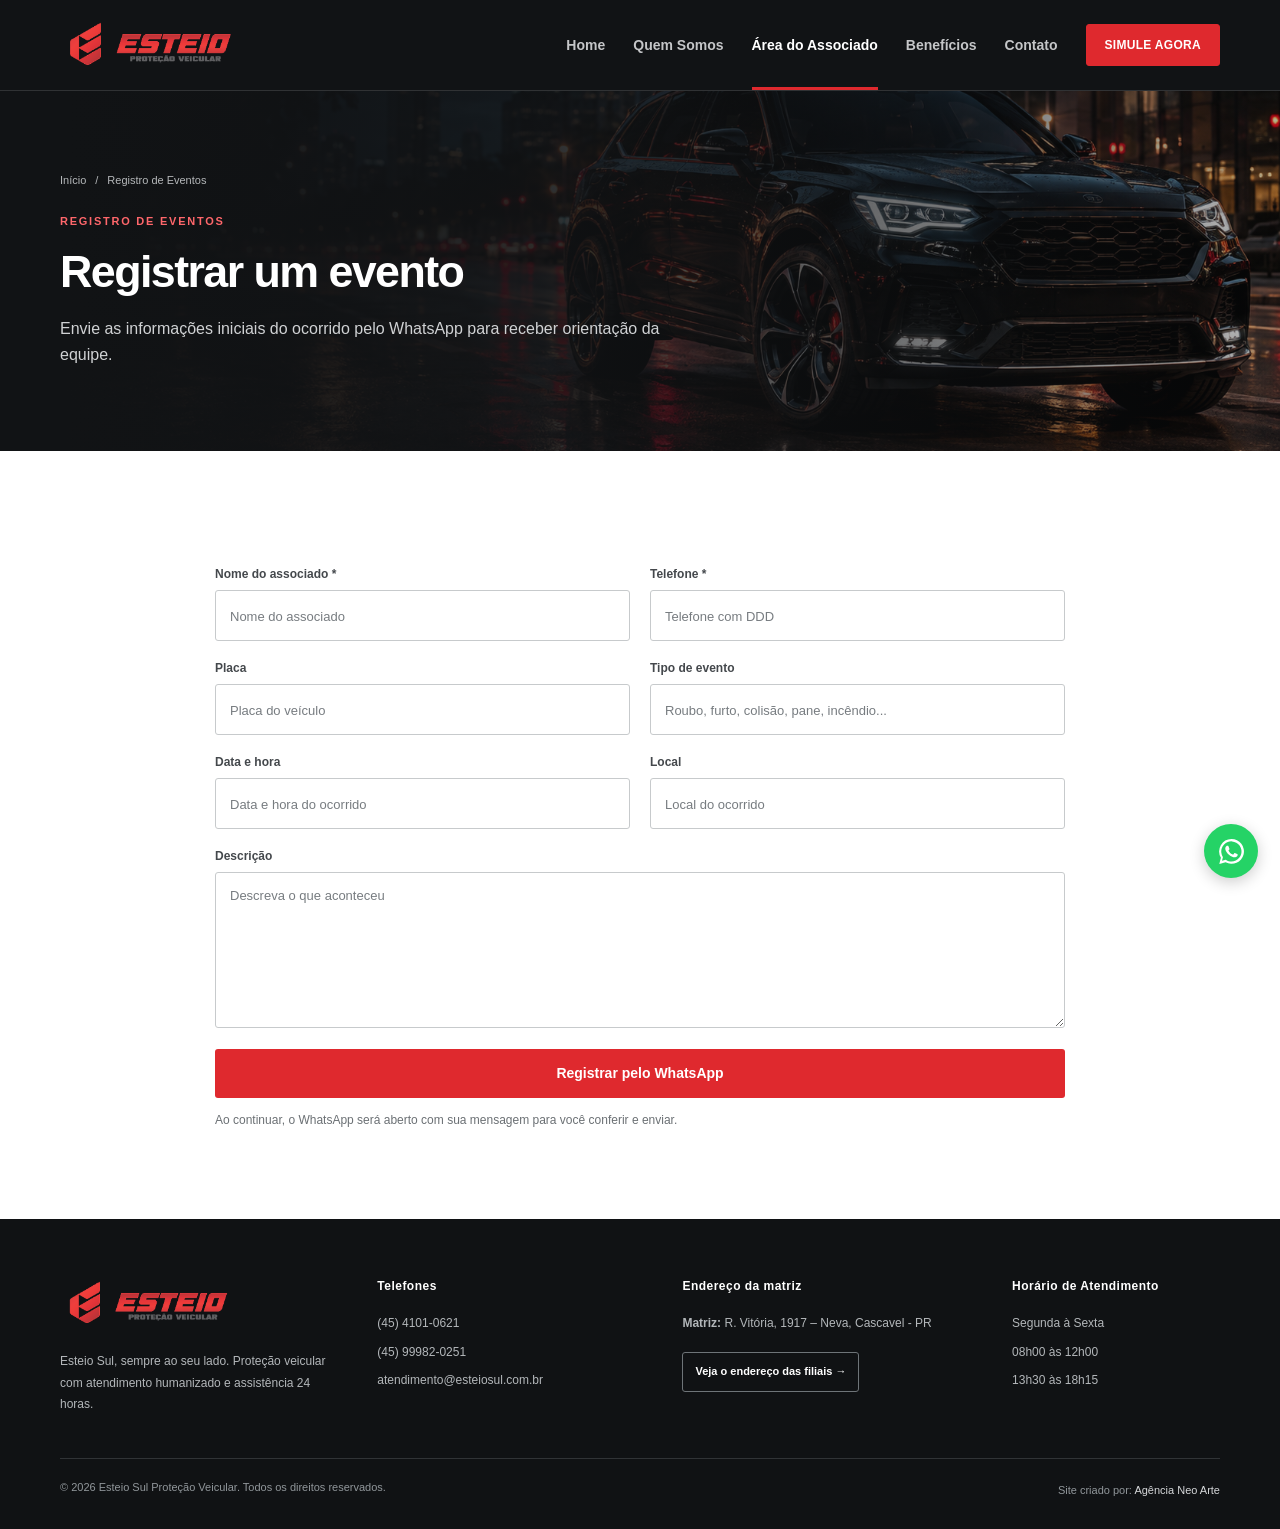
<file: registro-de-eventos.html>
<!DOCTYPE html>
<html lang="pt-BR">
<head>
  <meta charset="UTF-8" />
  <meta name="viewport" content="width=device-width, initial-scale=1.0" />
  <title>Registro de Eventos | Esteio Sul Proteção Veicular</title>
  <meta name="description" content="Registre eventos e ocorrências com a Esteio Sul." />
  <link rel="icon" type="image/png" href="assets/img/favicon.png" />
  <link rel="icon" href="favicon.ico" sizes="any" />
  <link rel="apple-touch-icon" href="assets/img/apple-touch-icon.png" />
  <meta name="theme-color" content="#111315" />
  <link rel="stylesheet" href="assets/css/style.css" />
</head>
<body>
  <a class="skip-link" href="#conteudo">Ir para o conteúdo</a>
  <a class="whatsapp-float" href="https://wa.me/554541010621?text=Ol%C3%A1%20Esteio%20Sul!%20Gostaria%20de%20mais%20informa%C3%A7%C3%B5es%20sobre%20prote%C3%A7%C3%A3o%20veicular." target="_blank" aria-label="Falar no WhatsApp" rel="noopener noreferrer"><svg viewBox="0 0 32 32" aria-hidden="true" focusable="false"><path d="M16.02 3.2A12.73 12.73 0 0 0 5.08 22.4L3.4 28.8l6.55-1.63A12.77 12.77 0 1 0 16.02 3.2Zm0 23.22c-2.04 0-3.94-.58-5.55-1.58l-.4-.24-3.88.97 1-3.77-.26-.41a10.44 10.44 0 1 1 9.1 5.03Zm5.72-7.82c-.31-.16-1.86-.92-2.15-1.02-.29-.11-.5-.16-.72.16-.21.31-.82 1.02-1 1.23-.19.21-.37.24-.68.08-.31-.16-1.32-.49-2.52-1.56-.93-.83-1.56-1.86-1.74-2.17-.18-.31-.02-.48.14-.63.14-.14.31-.37.47-.55.16-.18.21-.31.31-.52.1-.21.05-.39-.03-.55-.08-.16-.72-1.73-.98-2.37-.26-.62-.52-.54-.72-.55h-.61c-.21 0-.55.08-.84.39-.29.31-1.1 1.08-1.1 2.62s1.13 3.04 1.29 3.25c.16.21 2.22 3.38 5.38 4.74.75.32 1.34.52 1.8.66.76.24 1.45.21 1.99.13.61-.09 1.86-.76 2.12-1.49.26-.73.26-1.36.18-1.49-.08-.13-.29-.21-.61-.37Z"/></svg><span>WhatsApp</span></a>
  <header class="site-header">
    <div class="container header-wrap">
      <a href="index.html" class="brand"><img src="assets/img/logo.png" alt="Esteio Sul Proteção Veicular" /></a>
      <div class="header-actions"><a class="mobile-nav-cta btn btn-primary" href="simulacao.html">SIMULE AGORA</a><button class="menu-toggle" aria-label="Abrir menu" aria-expanded="false" aria-controls="menu-principal">☰</button></div>
      <nav class="site-nav" id="menu-principal" aria-label="Menu principal"><a class="" href="index.html">Home</a><a class="" href="quem-somos.html">Quem Somos</a><a class="active" aria-current="page" href="area-do-associado.html">Área do Associado</a><a class="" href="beneficios.html">Benefícios</a><a class="" href="contato.html">Contato</a><a class="nav-cta btn btn-primary" href="simulacao.html">SIMULE AGORA</a></nav>
    </div>
  </header>
  <main id="conteudo"><section class="page-hero"><div class="container"><nav class="breadcrumb" aria-label="Localização"><a href="index.html">Início</a><span aria-hidden="true">/</span><span>Registro de Eventos</span></nav><span class="section-label">Registro de Eventos</span><h1>Registrar um evento</h1><p>Envie as informações iniciais do ocorrido pelo WhatsApp para receber orientação da equipe.</p></div></section>
<section class="section"><div class="container contact-box max-form"><form class="contact-form whatsapp-form" data-form-title="Registro de Evento" data-whatsapp-number="5545999177144"><div class="form-grid"><label class="field"><span>Nome do associado *</span><input autocomplete="name" name="Nome do associado" placeholder="Nome do associado" required></label><label class="field"><span>Telefone *</span><input type="tel" autocomplete="tel" name="Telefone" placeholder="Telefone com DDD" required></label><label class="field"><span>Placa</span><input name="Placa" placeholder="Placa do veículo"></label><label class="field"><span>Tipo de evento</span><input name="Tipo de evento" placeholder="Roubo, furto, colisão, pane, incêndio..."></label><label class="field"><span>Data e hora</span><input name="Data e hora" placeholder="Data e hora do ocorrido"></label><label class="field"><span>Local</span><input name="Local" placeholder="Local do ocorrido"></label></div><label class="field"><span>Descrição</span><textarea name="Descrição" rows="6" placeholder="Descreva o que aconteceu"></textarea></label><button class="btn btn-primary btn-full">Registrar pelo WhatsApp</button><p class="form-note">Ao continuar, o WhatsApp será aberto com sua mensagem para você conferir e enviar.</p></form></div></section>
</main>
  <footer class="site-footer">
    <div class="container footer-grid">
      <div>
        <img class="footer-logo" src="assets/img/logo.png" alt="Esteio Sul" />
        <p>Esteio Sul, sempre ao seu lado. Proteção veicular com atendimento humanizado e assistência 24 horas.</p>
      </div>
      <div>
        <h4>Telefones</h4>
        <p><a href="tel:+554541010621">(45) 4101-0621</a></p>
        <p><a href="https://wa.me/5545999820251" target="_blank" rel="noopener noreferrer">(45) 99982-0251</a></p>
        <p><a href="mailto:atendimento@esteiosul.com.br">atendimento@esteiosul.com.br</a></p>
      </div>
      <div>
        <h4>Endereço da matriz</h4>
        <p><strong>Matriz:</strong> R. Vitória, 1917 – Neva, Cascavel - PR</p>
        <a class="btn footer-branches" href="contato.html#filiais">Veja o endereço das filiais →</a>
      </div>
      <div>
        <h4>Horário de Atendimento</h4>
        <p>Segunda à Sexta</p>
        <p>08h00 às 12h00</p>
        <p>13h30 às 18h15</p>
      </div>
    </div>
    <div class="container footer-bottom">
      <span>© 2026 Esteio Sul Proteção Veicular. Todos os direitos reservados.</span>
      <span>Site criado por: <a href="https://neoartepub.com.br/" target="_blank" rel="noopener">Agência Neo Arte</a></span>
    </div>
  </footer>
  <script src="assets/js/script.js"></script>
</body>
</html>
</file>
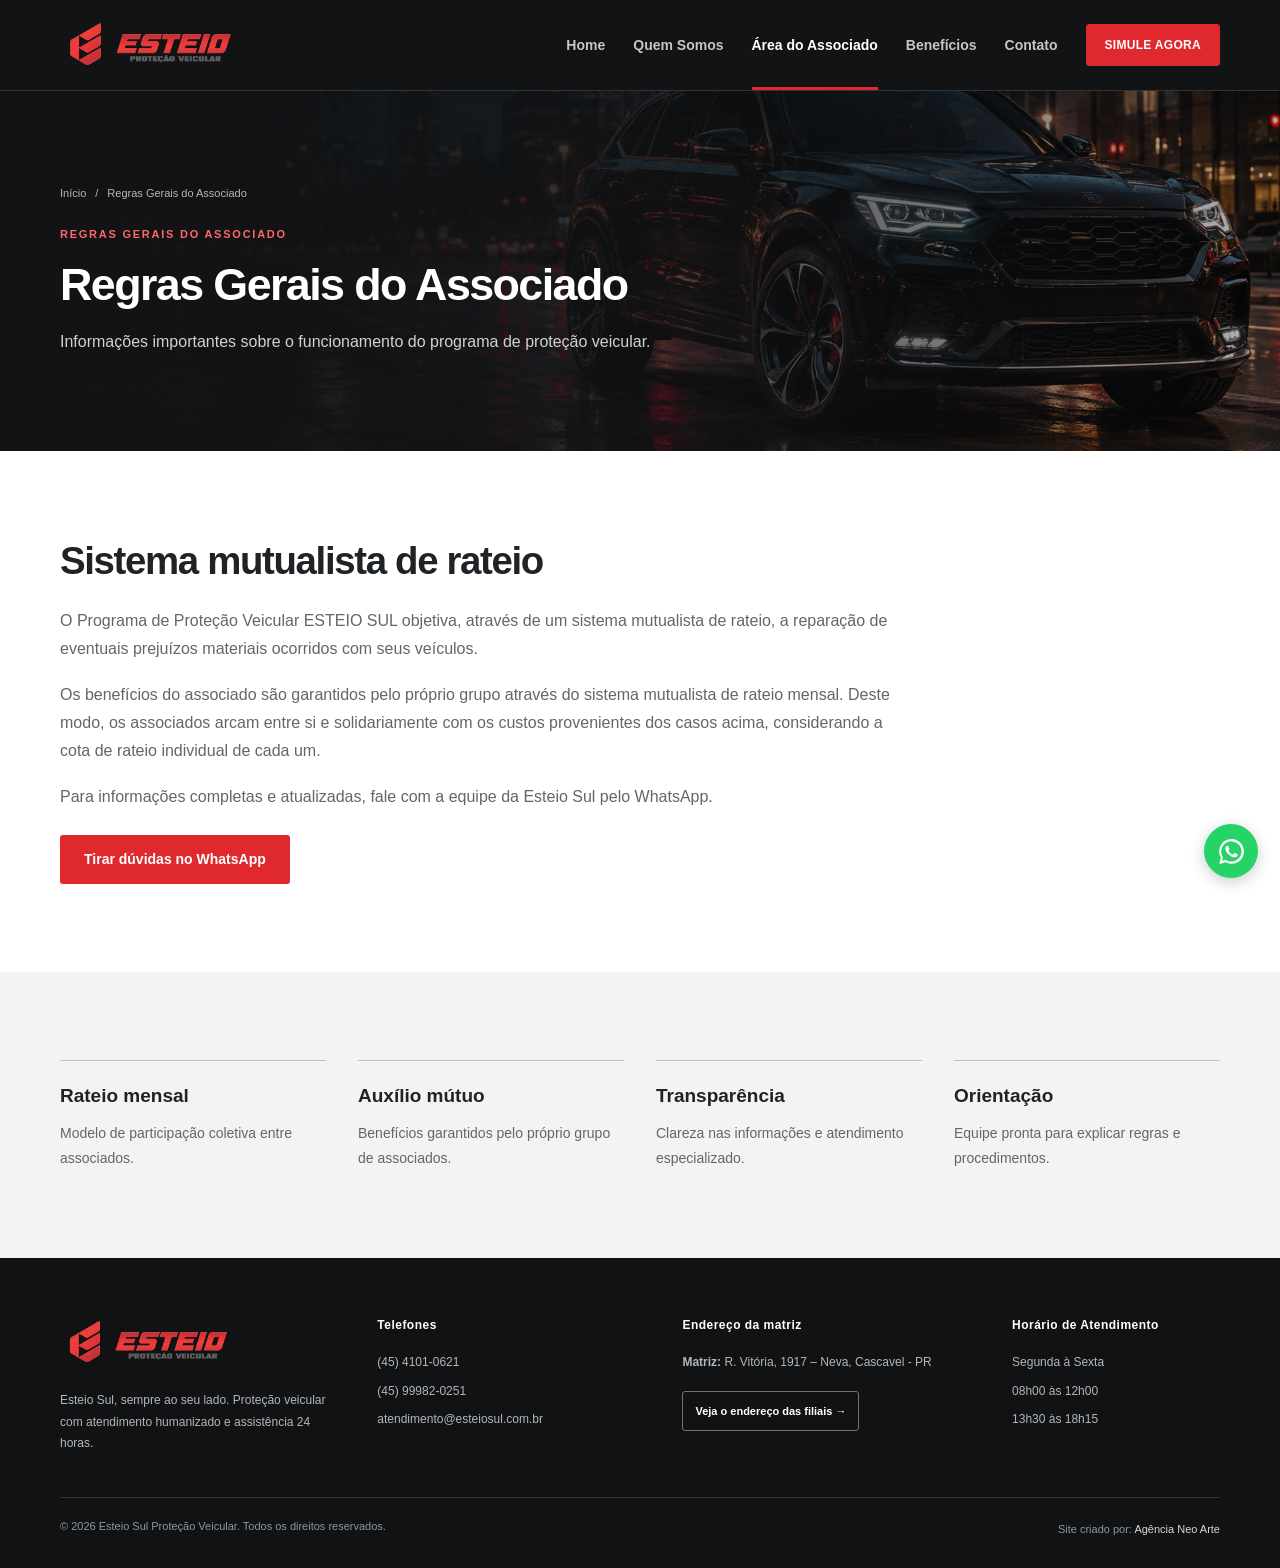
<file: regras-gerais-do-associado.html>
<!DOCTYPE html>
<html lang="pt-BR">
<head>
  <meta charset="UTF-8" />
  <meta name="viewport" content="width=device-width, initial-scale=1.0" />
  <title>Regras Gerais do Associado | Esteio Sul Proteção Veicular</title>
  <meta name="description" content="Regras gerais do associado Esteio Sul." />
  <link rel="icon" type="image/png" href="assets/img/favicon.png" />
  <link rel="icon" href="favicon.ico" sizes="any" />
  <link rel="apple-touch-icon" href="assets/img/apple-touch-icon.png" />
  <meta name="theme-color" content="#111315" />
  <link rel="stylesheet" href="assets/css/style.css" />
</head>
<body>
  <a class="skip-link" href="#conteudo">Ir para o conteúdo</a>
  <a class="whatsapp-float" href="https://wa.me/554541010621?text=Ol%C3%A1%20Esteio%20Sul!%20Gostaria%20de%20mais%20informa%C3%A7%C3%B5es%20sobre%20prote%C3%A7%C3%A3o%20veicular." target="_blank" aria-label="Falar no WhatsApp" rel="noopener noreferrer"><svg viewBox="0 0 32 32" aria-hidden="true" focusable="false"><path d="M16.02 3.2A12.73 12.73 0 0 0 5.08 22.4L3.4 28.8l6.55-1.63A12.77 12.77 0 1 0 16.02 3.2Zm0 23.22c-2.04 0-3.94-.58-5.55-1.58l-.4-.24-3.88.97 1-3.77-.26-.41a10.44 10.44 0 1 1 9.1 5.03Zm5.72-7.82c-.31-.16-1.86-.92-2.15-1.02-.29-.11-.5-.16-.72.16-.21.31-.82 1.02-1 1.23-.19.21-.37.24-.68.08-.31-.16-1.32-.49-2.52-1.56-.93-.83-1.56-1.86-1.74-2.17-.18-.31-.02-.48.14-.63.14-.14.31-.37.47-.55.16-.18.21-.31.31-.52.1-.21.05-.39-.03-.55-.08-.16-.72-1.73-.98-2.37-.26-.62-.52-.54-.72-.55h-.61c-.21 0-.55.08-.84.39-.29.31-1.1 1.08-1.1 2.62s1.13 3.04 1.29 3.25c.16.21 2.22 3.38 5.38 4.74.75.32 1.34.52 1.8.66.76.24 1.45.21 1.99.13.61-.09 1.86-.76 2.12-1.49.26-.73.26-1.36.18-1.49-.08-.13-.29-.21-.61-.37Z"/></svg><span>WhatsApp</span></a>
  <header class="site-header">
    <div class="container header-wrap">
      <a href="index.html" class="brand"><img src="assets/img/logo.png" alt="Esteio Sul Proteção Veicular" /></a>
      <div class="header-actions"><a class="mobile-nav-cta btn btn-primary" href="simulacao.html">SIMULE AGORA</a><button class="menu-toggle" aria-label="Abrir menu" aria-expanded="false" aria-controls="menu-principal">☰</button></div>
      <nav class="site-nav" id="menu-principal" aria-label="Menu principal"><a class="" href="index.html">Home</a><a class="" href="quem-somos.html">Quem Somos</a><a class="active" aria-current="page" href="area-do-associado.html">Área do Associado</a><a class="" href="beneficios.html">Benefícios</a><a class="" href="contato.html">Contato</a><a class="nav-cta btn btn-primary" href="simulacao.html">SIMULE AGORA</a></nav>
    </div>
  </header>
  <main id="conteudo"><section class="page-hero"><div class="container"><nav class="breadcrumb" aria-label="Localização"><a href="index.html">Início</a><span aria-hidden="true">/</span><span>Regras Gerais do Associado</span></nav><span class="section-label">Regras Gerais do Associado</span><h1>Regras Gerais do Associado</h1><p>Informações importantes sobre o funcionamento do programa de proteção veicular.</p></div></section>
<section class="section"><div class="container content-card large"><h2>Sistema mutualista de rateio</h2><p>O Programa de Proteção Veicular ESTEIO SUL objetiva, através de um sistema mutualista de rateio, a reparação de eventuais prejuízos materiais ocorridos com seus veículos.</p><p>Os benefícios do associado são garantidos pelo próprio grupo através do sistema mutualista de rateio mensal. Deste modo, os associados arcam entre si e solidariamente com os custos provenientes dos casos acima, considerando a cota de rateio individual de cada um.</p><p>Para informações completas e atualizadas, fale com a equipe da Esteio Sul pelo WhatsApp.</p><a class="btn btn-primary" href="https://wa.me/5545999177144?text=Ol%C3%A1%20Esteio%20Sul!%20Gostaria%20de%20saber%20mais%20sobre%20as%20regras%20gerais%20do%20associado." target="_blank" rel="noopener noreferrer">Tirar dúvidas no WhatsApp</a></div></section>
<section class="section section-dark"><div class="container values-grid"><article><strong>Rateio mensal</strong><p>Modelo de participação coletiva entre associados.</p></article><article><strong>Auxílio mútuo</strong><p>Benefícios garantidos pelo próprio grupo de associados.</p></article><article><strong>Transparência</strong><p>Clareza nas informações e atendimento especializado.</p></article><article><strong>Orientação</strong><p>Equipe pronta para explicar regras e procedimentos.</p></article></div></section>
</main>
  <footer class="site-footer">
    <div class="container footer-grid">
      <div>
        <img class="footer-logo" src="assets/img/logo.png" alt="Esteio Sul" />
        <p>Esteio Sul, sempre ao seu lado. Proteção veicular com atendimento humanizado e assistência 24 horas.</p>
      </div>
      <div>
        <h4>Telefones</h4>
        <p><a href="tel:+554541010621">(45) 4101-0621</a></p>
        <p><a href="https://wa.me/5545999820251" target="_blank" rel="noopener noreferrer">(45) 99982-0251</a></p>
        <p><a href="mailto:atendimento@esteiosul.com.br">atendimento@esteiosul.com.br</a></p>
      </div>
      <div>
        <h4>Endereço da matriz</h4>
        <p><strong>Matriz:</strong> R. Vitória, 1917 – Neva, Cascavel - PR</p>
        <a class="btn footer-branches" href="contato.html#filiais">Veja o endereço das filiais →</a>
      </div>
      <div>
        <h4>Horário de Atendimento</h4>
        <p>Segunda à Sexta</p>
        <p>08h00 às 12h00</p>
        <p>13h30 às 18h15</p>
      </div>
    </div>
    <div class="container footer-bottom">
      <span>© 2026 Esteio Sul Proteção Veicular. Todos os direitos reservados.</span>
      <span>Site criado por: <a href="https://neoartepub.com.br/" target="_blank" rel="noopener">Agência Neo Arte</a></span>
    </div>
  </footer>
  <script src="assets/js/script.js"></script>
</body>
</html>
</file>
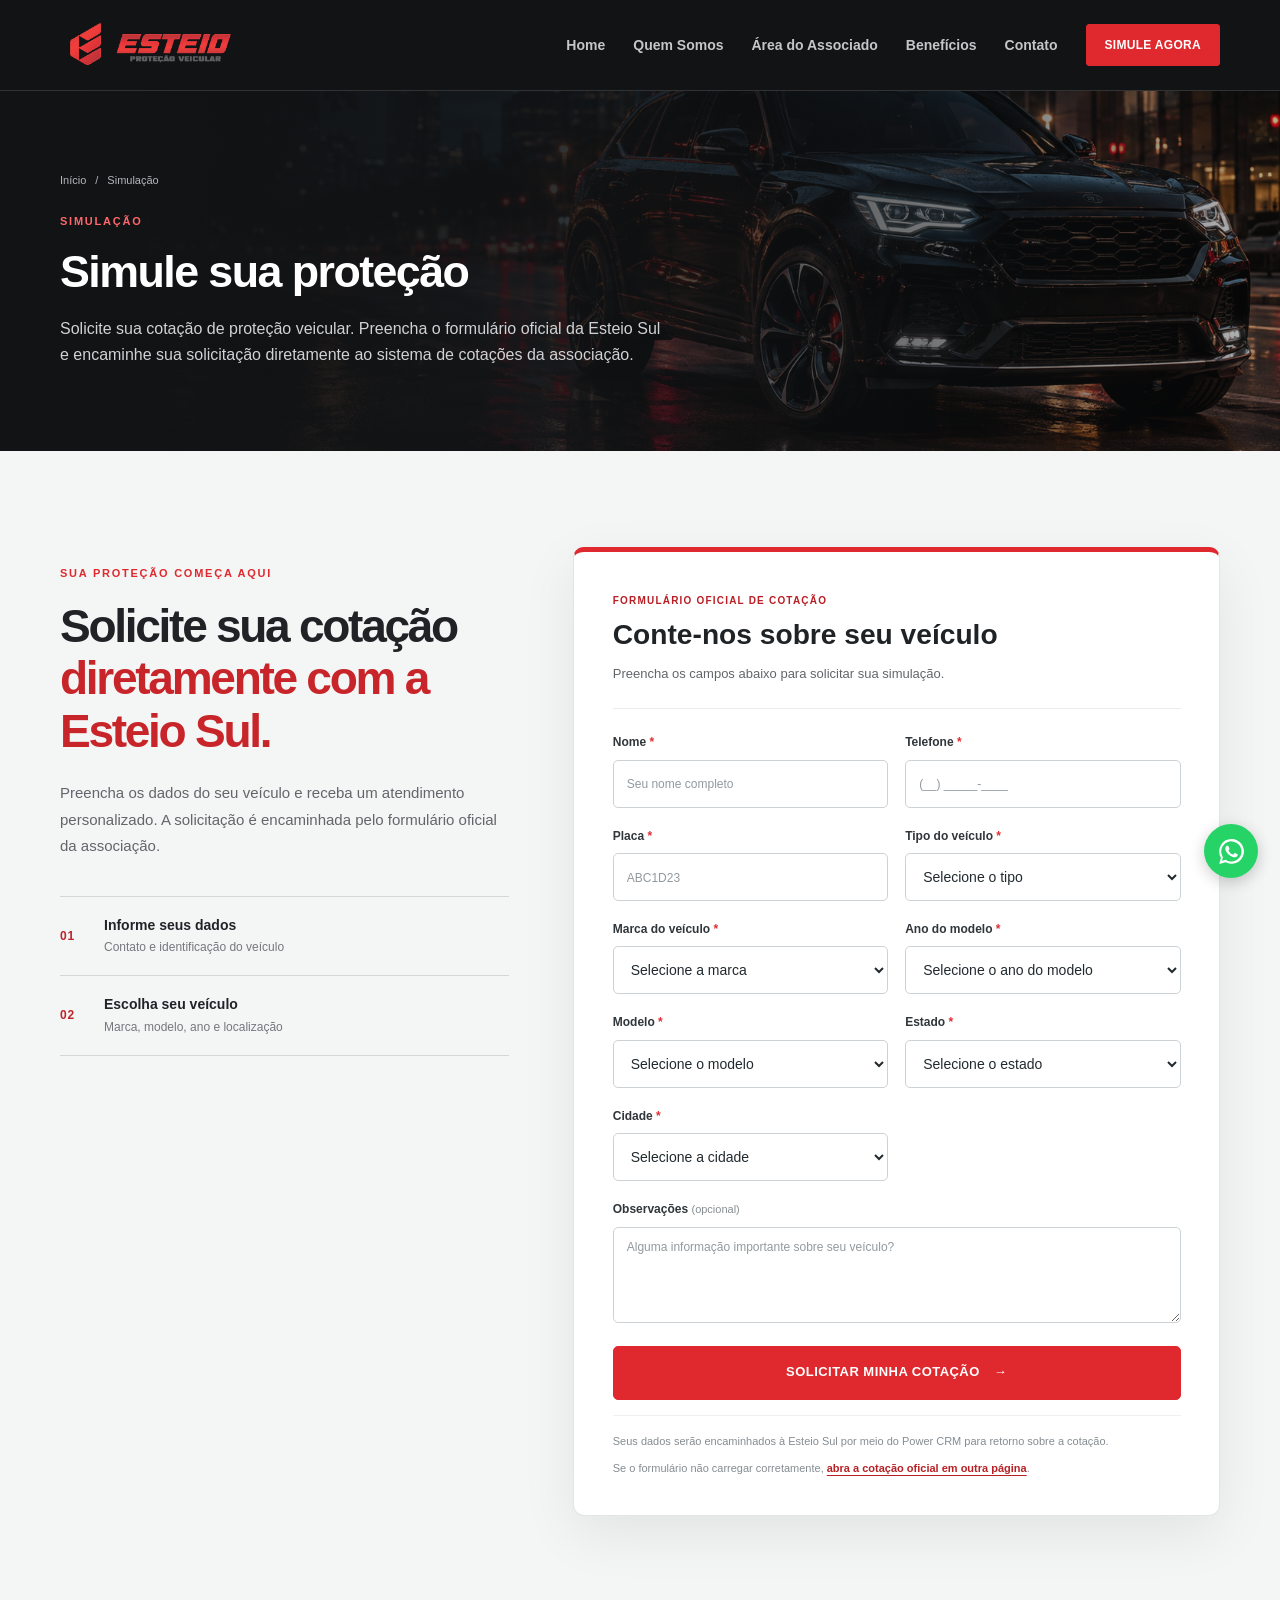
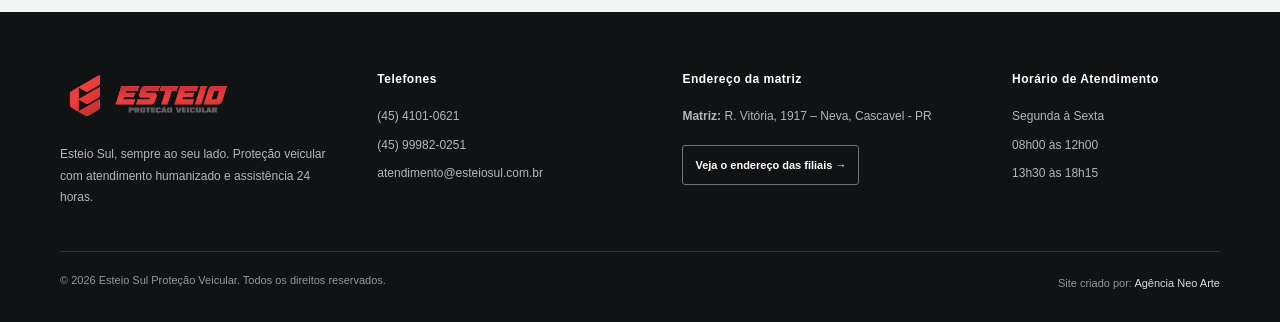
<file: simulacao.html>
<!DOCTYPE html>
<html lang="pt-BR">
<head>
  <meta charset="UTF-8" />
  <meta name="viewport" content="width=device-width, initial-scale=1.0" />
  <title>Simulação | Esteio Sul Proteção Veicular</title>
  <meta name="description" content="Simule sua proteção veicular Esteio Sul." />
  <link rel="icon" type="image/png" href="assets/img/favicon.png" />
  <link rel="icon" href="favicon.ico" sizes="any" />
  <link rel="apple-touch-icon" href="assets/img/apple-touch-icon.png" />
  <meta name="theme-color" content="#111315" />
  <link rel="stylesheet" href="https://resources.powercrm.com.br/assets/external/css/style.pwrcrm.css" />
  <link rel="stylesheet" href="assets/css/style.css" />
  <link rel="stylesheet" href="assets/css/powercrm-integration.css" />
</head>
<body>
  <a class="skip-link" href="#conteudo">Ir para o conteúdo</a>
  <a class="whatsapp-float" href="https://wa.me/554541010621?text=Ol%C3%A1%20Esteio%20Sul!%20Gostaria%20de%20mais%20informa%C3%A7%C3%B5es%20sobre%20prote%C3%A7%C3%A3o%20veicular." target="_blank" aria-label="Falar no WhatsApp" rel="noopener noreferrer"><svg viewBox="0 0 32 32" aria-hidden="true" focusable="false"><path d="M16.02 3.2A12.73 12.73 0 0 0 5.08 22.4L3.4 28.8l6.55-1.63A12.77 12.77 0 1 0 16.02 3.2Zm0 23.22c-2.04 0-3.94-.58-5.55-1.58l-.4-.24-3.88.97 1-3.77-.26-.41a10.44 10.44 0 1 1 9.1 5.03Zm5.72-7.82c-.31-.16-1.86-.92-2.15-1.02-.29-.11-.5-.16-.72.16-.21.31-.82 1.02-1 1.23-.19.21-.37.24-.68.08-.31-.16-1.32-.49-2.52-1.56-.93-.83-1.56-1.86-1.74-2.17-.18-.31-.02-.48.14-.63.14-.14.31-.37.47-.55.16-.18.21-.31.31-.52.1-.21.05-.39-.03-.55-.08-.16-.72-1.73-.98-2.37-.26-.62-.52-.54-.72-.55h-.61c-.21 0-.55.08-.84.39-.29.31-1.1 1.08-1.1 2.62s1.13 3.04 1.29 3.25c.16.21 2.22 3.38 5.38 4.74.75.32 1.34.52 1.8.66.76.24 1.45.21 1.99.13.61-.09 1.86-.76 2.12-1.49.26-.73.26-1.36.18-1.49-.08-.13-.29-.21-.61-.37Z"/></svg><span>WhatsApp</span></a>
  <header class="site-header">
    <div class="container header-wrap">
      <a href="index.html" class="brand"><img src="assets/img/logo.png" alt="Esteio Sul Proteção Veicular" /></a>
      <div class="header-actions"><a class="mobile-nav-cta btn btn-primary" href="simulacao.html">SIMULE AGORA</a><button class="menu-toggle" aria-label="Abrir menu" aria-expanded="false" aria-controls="menu-principal">☰</button></div>
      <nav class="site-nav" id="menu-principal" aria-label="Menu principal"><a class="" href="index.html">Home</a><a class="" href="quem-somos.html">Quem Somos</a><a class="" href="area-do-associado.html">Área do Associado</a><a class="" href="beneficios.html">Benefícios</a><a class="" href="contato.html">Contato</a><a class="nav-cta btn btn-primary active" aria-current="page" href="simulacao.html">SIMULE AGORA</a></nav>
    </div>
  </header>
  <main id="conteudo"><section class="page-hero"><div class="container"><nav class="breadcrumb" aria-label="Localização"><a href="index.html">Início</a><span aria-hidden="true">/</span><span>Simulação</span></nav><span class="section-label">Simulação</span><h1>Simule sua proteção</h1><p>Solicite sua cotação de proteção veicular. Preencha o formulário oficial da Esteio Sul e encaminhe sua solicitação diretamente ao sistema de cotações da associação.</p></div></section>
<section class="section quote-section" id="simulacao" aria-labelledby="cotacao-titulo">
      <div class="container quote-layout">
        <div class="quote-intro">
          <span class="section-label">Sua proteção começa aqui</span>
          <h2 id="cotacao-titulo">Solicite sua cotação <em>diretamente com a Esteio Sul.</em></h2>
          <p>Preencha os dados do seu veículo e receba um atendimento personalizado. A solicitação é encaminhada pelo formulário oficial da associação.</p>
          <div class="quote-benefits" aria-label="Vantagens da cotação">
            <div><span class="quote-step">01</span><p><strong>Informe seus dados</strong><small>Contato e identificação do veículo</small></p></div>
            <div><span class="quote-step">02</span><p><strong>Escolha seu veículo</strong><small>Marca, modelo, ano e localização</small></p></div>
            <div><span class="quote-step">03</span><p><strong>Receba o contato da equipe</strong><small>Atendimento humano e personalizado</small></p></div>
          </div>
          <p class="quote-support">Prefere conversar? <a href="https://wa.me/5545999820251?text=Ol%C3%A1%20Esteio%20Sul!%20Gostaria%20de%20conversar%20sobre%20prote%C3%A7%C3%A3o%20veicular." target="_blank" rel="noopener noreferrer">Fale com um consultor pelo WhatsApp.</a></p>
        </div>
        <div class="crm-panel">
          <div class="crm-panel-head"><span class="crm-panel-eyebrow">Formulário oficial de cotação</span><h3>Conte-nos sobre seu veículo</h3><p>Preencha os campos abaixo para solicitar sua simulação.</p></div>
          <div class="crm-embed" data-powercrm-integration>
  <section id="pwrcrm" aria-label="Formulário oficial de cotação Esteio Sul">
    <form id="pwrcrmform" autocomplete="on">
      <input type="hidden" value="4ssoci4ção dos c4minhoneiros oeste p4r4n4 499" id="pwrCmpnHsh" name="pwrCmpnHsh">
      <input type="hidden" value="YGvwx9Oe" id="pwrFrmCode" name="pwrFrmCode">
      <input type="hidden" value="1" id="pwrPplnClmn" name="pwrPplnClmn">
      <input type="hidden" value="ac51d730-3ea4-42f3-b501-9e0217ffe8f1" id="pwrFnlStg" name="pwrFnlStg">
      <input type="hidden" value="26018" id="pwrLdSrc" name="pwrLdSrc">
      <div class="pwrcrmInputCont"><label for="pwrClntNm">Nome <strong>*</strong></label><input type="text" required="required" autocomplete="name" id="pwrClntNm" name="pwrClntNm" placeholder="Seu nome completo"></div>
      <div class="pwrcrmInputCont"><label for="pwrCltPhn">Telefone <strong>*</strong></label><input type="tel" required="required" placeholder="(__) _____-____" maxlength="11" class="phone_mask" id="pwrCltPhn" name="pwrCltPhn" autocomplete="tel" inputmode="tel"></div>
      <div class="pwrcrmInputCont"><label for="pwrVhclPlt">Placa <strong>*</strong></label><input type="text" required="required" placeholder="ABC1D23" maxlength="7" id="pwrVhclPlt" name="pwrVhclPlt" autocapitalize="characters"></div>
      <div class="pwrcrmInputCont"><label for="pwrVhclTyp">Tipo do veículo <strong>*</strong></label><select required="required" id="pwrVhclTyp" name="pwrVhclTyp"><option value="0">Selecione o tipo</option><option value="1">Carro ou utilitário pequeno</option><option value="2">Moto</option></select></div>
      <div class="pwrcrmInputCont"><label for="pwrVhclBrnch">Marca do veículo <strong>*</strong></label><select required="required" id="pwrVhclBrnch" name="pwrVhclBrnch"><option value="0">Selecione a marca</option></select></div>
      <div class="pwrcrmInputCont"><label for="pwrVhclYr">Ano do modelo <strong>*</strong></label><select required="required" id="pwrVhclYr" name="pwrVhclYr"><option value="0">Selecione o ano do modelo</option></select></div>
      <div class="pwrcrmInputCont"><label for="pwrVhclMdl">Modelo <strong>*</strong></label><select required="required" id="pwrVhclMdl" name="pwrVhclMdl"><option value="0">Selecione o modelo</option></select></div>
      <div class="pwrcrmInputCont"><label for="pwrStt">Estado <strong>*</strong></label><select required="required" id="pwrStt" name="pwrStt"><option value="0">Selecione o estado</option></select></div>
      <div class="pwrcrmInputCont"><label for="pwrCt">Cidade <strong>*</strong></label><select required="required" id="pwrCt" name="pwrCt"><option value="0">Selecione a cidade</option></select></div>
      <div class="pwrcrmInputCont crm-observation"><label for="pwrObs">Observações <span class="crm-optional">(opcional)</span></label><textarea id="pwrObs" name="pwrObs" rows="3" placeholder="Alguma informação importante sobre seu veículo?"></textarea></div>
      <div class="crm-submit"><button type="submit">SOLICITAR MINHA COTAÇÃO <span aria-hidden="true">→</span></button></div>
    </form>
  </section>
  <p class="crm-privacy">Seus dados serão encaminhados à Esteio Sul por meio do Power CRM para retorno sobre a cotação.</p>
  <p class="crm-fallback">Se o formulário não carregar corretamente, <a href="https://cotacao.me/YGvwx9Oe" target="_blank" rel="noopener noreferrer">abra a cotação oficial em outra página</a>.</p>
</div>
        </div>
      </div>
    </section>
</main>
  <footer class="site-footer">
    <div class="container footer-grid">
      <div>
        <img class="footer-logo" src="assets/img/logo.png" alt="Esteio Sul" />
        <p>Esteio Sul, sempre ao seu lado. Proteção veicular com atendimento humanizado e assistência 24 horas.</p>
      </div>
      <div>
        <h4>Telefones</h4>
        <p><a href="tel:+554541010621">(45) 4101-0621</a></p>
        <p><a href="https://wa.me/5545999820251" target="_blank" rel="noopener noreferrer">(45) 99982-0251</a></p>
        <p><a href="mailto:atendimento@esteiosul.com.br">atendimento@esteiosul.com.br</a></p>
      </div>
      <div>
        <h4>Endereço da matriz</h4>
        <p><strong>Matriz:</strong> R. Vitória, 1917 – Neva, Cascavel - PR</p>
        <a class="btn footer-branches" href="contato.html#filiais">Veja o endereço das filiais →</a>
      </div>
      <div>
        <h4>Horário de Atendimento</h4>
        <p>Segunda à Sexta</p>
        <p>08h00 às 12h00</p>
        <p>13h30 às 18h15</p>
      </div>
    </div>
    <div class="container footer-bottom">
      <span>© 2026 Esteio Sul Proteção Veicular. Todos os direitos reservados.</span>
      <span>Site criado por: <a href="https://neoartepub.com.br/" target="_blank" rel="noopener">Agência Neo Arte</a></span>
    </div>
  </footer>
  <script src="assets/js/script.js"></script>
  <script src="https://resources.powercrm.com.br/assets/external/js/script.pwrcrm.js"></script>
  <script src="assets/js/powercrm-integration.js"></script>
</body>
</html>
</file>
<file: assets/css/style.css>
:root{--red:#df292e;--bg:#fff;--text:#202326;--muted:#62666a;--line:#dedfe0;--container:1160px;--radius:4px}*{box-sizing:border-box}html{scroll-behavior:smooth;scroll-padding-top:100px}body{margin:0;background:var(--bg);color:var(--text);font-family:Arial,Helvetica,sans-serif;-webkit-font-smoothing:antialiased}a{color:inherit;text-decoration:none}button,input,textarea{font:inherit}button,a,input,textarea{-webkit-tap-highlight-color:transparent}button{cursor:pointer}img{display:block;max-width:100%}h1,h2,h3,h4,p{margin:0}p{color:var(--muted);line-height:1.75}p+p{margin-top:18px}h2{font-size:clamp(1.8rem,3vw,2.65rem);line-height:1.15;letter-spacing:-.035em;margin-bottom:24px}h3{line-height:1.3}a,button{transition:background .2s,color .2s,border-color .2s}a:focus-visible,button:focus-visible{outline:3px solid #e94b4f;outline-offset:5px}.container{width:min(calc(100% - 64px),var(--container));margin-inline:auto}.section{padding:88px 0}.section-dark{background:#f3f3f1}.section-label{display:block;color:var(--red);font-size:11px;line-height:1.5;letter-spacing:.16em;text-transform:uppercase;font-weight:700;margin-bottom:18px}.section-heading{max-width:650px;margin-bottom:40px}.section-heading.center{text-align:left;margin-inline:0}.center{text-align:center}.mt-34{margin-top:34px}.text-link{display:inline-flex;margin-top:24px;color:#b91e24;font-weight:700;border-bottom:1px solid #d8a6a8;padding-bottom:7px}.text-link:hover{color:#17191b}.skip-link{position:fixed;left:20px;top:-100px;z-index:100;background:#fff;padding:14px}.skip-link:focus{top:12px}
.site-header{position:sticky;top:0;z-index:50;background:#111315;color:#fff;border-bottom:1px solid #303234}.header-wrap{display:flex;align-items:center;justify-content:space-between;gap:30px;height:90px}.brand{flex-shrink:0}.brand img{width:184px;height:auto}.site-nav{display:flex;align-items:center;gap:28px;height:100%;font-size:14px;font-weight:600}.site-nav a{display:flex;align-items:center;height:100%;position:relative;color:#c5c6c8}.site-nav a:hover,.site-nav a.active{color:#fff}.site-nav a.active:after{content:'';height:3px;background:var(--red);position:absolute;bottom:0;left:0;right:0}.menu-toggle{display:none;background:none;border:1px solid #515355;border-radius:3px;color:#fff;width:44px;height:42px;font-size:23px}
.hero{position:relative;isolation:isolate;overflow:hidden;background:#131517;color:#fff}.hero-slider,.slide{position:absolute;inset:0;z-index:-1}.slide{opacity:0;background-size:cover;background-position:center;transition:opacity .7s}.slide.active{opacity:1}.slide:before{content:'';position:absolute;inset:0;background:linear-gradient(90deg,rgba(8,10,12,.94),rgba(8,10,12,.65) 46%,rgba(8,10,12,.05))}.hero-content{min-height:650px;display:flex;align-items:center}.hero-copy{max-width:610px;padding:70px 0 100px}.eyebrow{display:block;border-left:3px solid var(--red);padding-left:12px;font-size:12px;font-weight:700;letter-spacing:.12em;text-transform:uppercase;margin-bottom:26px}.hero h1{font-size:clamp(2.5rem,4.6vw,4.15rem);line-height:1.05;letter-spacing:-.045em;margin-bottom:24px;font-weight:700}.hero h1 span,.hero h1 strong{display:block}.hero h1 strong{color:#f34b50;font-weight:700}.hero p{color:#d0d1d2;max-width:480px;font-size:16px;margin-bottom:30px}.hero-actions{display:flex;flex-wrap:wrap;gap:12px}.btn{display:inline-flex;justify-content:center;align-items:center;gap:10px;min-height:49px;padding:13px 23px;border:1px solid transparent;border-radius:3px;font-size:14px;font-weight:700;line-height:1.4;text-align:center;cursor:pointer}.btn-primary{background:var(--red);color:#fff}.btn-primary:hover{background:#b91e24}.btn-outline{background:transparent;border-color:#a6a9ac;color:inherit}.btn-outline:hover{border-color:var(--red);color:var(--red)}.hero .btn-outline{border-color:#777;color:#fff}.hero .btn-outline:hover{background:#ffffff15;border-color:#fff}.btn-full{width:100%;margin-top:18px}.hero-tabs{display:flex;gap:24px;margin-top:42px}.hero-tab{padding:10px 0;background:none;border:0;border-bottom:2px solid transparent;color:#c6c7c8;font-size:13px}.hero-tab.active{border-color:#f34b50;color:#fff}.slider-arrow{position:absolute;bottom:29px;z-index:5;background:transparent;border:1px solid #ffffff60;color:#fff;width:44px;height:40px;font-size:25px}.slider-arrow.prev{right:calc(max(32px,(100% - 1160px)/2) + 54px)}.slider-arrow.next{right:max(32px,(100% - 1160px)/2)}.slider-arrow:hover{background:var(--red);border-color:var(--red)}
.page-hero{position:relative;isolation:isolate;display:flex;align-items:center;height:360px;padding:36px 0;overflow:hidden;color:#fff;background:#171a1d}.page-hero:before{content:'';position:absolute;inset:0;z-index:-2;background:url('../img/hero-car.png') center 55%/cover no-repeat}.page-hero:after{content:'';position:absolute;inset:0;z-index:-1;background:linear-gradient(90deg,#111315 5%,rgba(17,19,21,.88) 43%,rgba(17,19,21,.3))}.page-hero .section-label{color:#ff676b;margin-bottom:18px}.page-hero h1{font-size:clamp(2.1rem,3.5vw,3.25rem);line-height:1.08;letter-spacing:-.035em;max-width:760px;margin-bottom:20px}.page-hero p{font-size:16px;color:#d0d2d4;max-width:610px;line-height:1.65}.breadcrumb{display:flex;gap:9px;font-size:11px;color:#b5b8ba;margin-bottom:27px}.breadcrumb a:hover{color:#fff}
.grid-two{display:grid;grid-template-columns:1fr 1.05fr;gap:90px}.feature-strip{display:grid;grid-template-columns:repeat(4,1fr);margin-top:48px;border-top:1px solid var(--line);padding-top:28px;gap:25px}.feature-item{padding:0 24px 0 0;border-right:1px solid var(--line)}.feature-item:last-child{border:0}.feature-item strong{display:block;font-size:27px;font-weight:700;color:#26292b;margin-bottom:9px;letter-spacing:-.03em}.feature-item span{font-size:13px;color:var(--muted)}.steps{display:grid;grid-template-columns:repeat(4,1fr);gap:32px}.step-card{padding-top:20px;border-top:1px solid #c5c7c8}.step-number{display:block;color:var(--red);font-size:13px;font-weight:700;margin-bottom:24px}.step-card h3{font-size:20px;margin-bottom:12px}.step-card p{font-size:14px}.benefit-grid{display:grid;grid-template-columns:repeat(3,1fr);gap:0 40px;counter-reset:benefit}.benefit-card{position:relative;padding:30px 0;border-top:1px solid #d3d5d6;counter-increment:benefit}.benefit-card:before{content:counter(benefit, decimal-leading-zero);display:block;color:var(--red);font-size:11px;font-weight:700;margin-bottom:18px}.benefit-card h3{font-size:20px;margin-bottom:10px}.benefit-card p{font-size:14px;max-width:320px}.assistance{background:#191c1e;color:#fff}.assistance-wrap{display:grid;grid-template-columns:1fr 1.1fr;gap:80px;align-items:center}.assistance p{color:#bfc2c4}.assistance-copy ul{margin:26px 0 30px;padding-left:18px;color:#e4e5e6;font-size:14px;line-height:1.8}.assistance-copy li::marker{color:#f34b50}.assistance-image img{width:100%;height:450px;object-fit:cover;border-radius:3px}.testimonials{display:grid;grid-template-columns:repeat(3,1fr);gap:36px}.testimonial-card{display:grid;grid-template-columns:48px 1fr;align-content:start;gap:16px 14px;padding-top:26px;border-top:1px solid #c5c7c8}.testimonial-card img{width:48px;height:48px;border-radius:50%;object-fit:cover}.testimonial-card h3{font-size:15px;align-self:center}.testimonial-card p{grid-column:1/-1;font-size:15px}.partners-grid{display:grid;grid-template-columns:repeat(4,1fr);gap:24px}.partner-card{display:flex;align-items:center;justify-content:center;min-height:125px;padding:18px;background:#fff;border:1px solid #e5e5e5;border-radius:3px}.partner-card:hover{border-color:#a4a6a8}.partner-card img{max-height:100px;width:auto;object-fit:contain}
.contact-wrap{display:grid;grid-template-columns:1.4fr .85fr;gap:70px}.contact-box h2{font-size:clamp(1.7rem,2.5vw,2.3rem)}.contact-form{margin-top:28px}.form-grid{display:grid;grid-template-columns:1fr 1fr;gap:20px;margin-bottom:20px}.field{display:block;font-size:12px;color:#44484c;font-weight:700}.field>span{display:block;margin-bottom:9px}.field input,.field textarea{font-weight:400}input,textarea{width:100%;background:#fff;border:1px solid #c7cacc;color:#25282a;border-radius:3px;padding:14px;font:inherit;font-size:15px;line-height:1.4;outline:none}input{min-height:49px}textarea{resize:vertical;min-height:120px}input:focus,textarea:focus{border-color:#bd272c;box-shadow:0 0 0 3px #df292e12}input::placeholder,textarea::placeholder{color:#777c80;font-size:13px}.form-note{font-size:12px;margin-top:12px;color:#6b7074}.quick-links,.info-panel{padding:30px;background:#f1f2f2;border-top:3px solid var(--red);align-self:start}.section-dark .quick-links{background:#fff}.quick-links h3,.info-panel h3{font-size:20px;margin-bottom:22px}.quick-links>a{display:flex;justify-content:space-between;border-bottom:1px solid #d7d9da;padding:17px 0;font-size:14px;font-weight:600}.quick-links>a:after{content:'↗';color:var(--red)}.quick-links>a:hover{color:var(--red)}.quick-cta{margin-top:26px}.quick-cta p{font-size:13px;margin-bottom:13px}.quick-cta .btn{width:100%}.info-panel p{font-size:14px;overflow-wrap:anywhere}.info-panel .btn{margin-top:24px}.content-grid{display:grid;grid-template-columns:1.55fr 1fr;gap:85px;align-items:start}.content-card h3{font-size:22px;margin-bottom:18px}.content-card .btn{margin-top:24px}.content-grid>.content-card:last-child:not(:first-child){border-left:2px solid var(--red);padding-left:30px}.content-card.large>p{max-width:850px}.values-grid{display:grid;grid-template-columns:repeat(4,1fr);gap:32px}.values-grid article{border-top:1px solid #bfc2c4;padding-top:24px}.values-grid strong{display:block;font-size:19px;margin-bottom:14px}.values-grid p{font-size:14px}.max-form{max-width:850px}.manual-list{display:grid;grid-template-columns:1fr 1fr;gap:40px 60px}.manual-list article{border-top:1px solid #c5c8ca;padding-top:26px}.manual-list h3{font-size:22px;margin-bottom:15px}.manual-list a{display:inline-block;margin-top:20px;color:#b91e24;font-weight:700;font-size:14px}.map-section{padding-top:64px;background:#f1f2f2}.map-heading{margin-bottom:32px}.map-heading h2{margin-bottom:12px}.map-frame{height:420px;overflow:hidden}.map-frame iframe{width:100%;height:100%;border:0;display:block}
.site-footer{background:#101214;color:#fff}.footer-grid{display:grid;grid-template-columns:1.15fr 1.1fr 1.2fr .85fr;gap:36px;padding:60px 0 42px}.footer-logo{width:180px;margin-bottom:23px}.site-footer h4{font-size:12px;letter-spacing:.04em;margin-bottom:20px}.site-footer p,.site-footer a{font-size:12px;color:#b3b7ba;line-height:1.8;overflow-wrap:anywhere}.site-footer p+p{margin-top:7px}.site-footer a:hover{color:#fff}.footer-bottom{border-top:1px solid #303336;padding:22px 0 28px;display:flex;justify-content:space-between;gap:20px;font-size:11px;color:#91979b}.footer-bottom a{font-size:11px;color:#d6d8da}.whatsapp-float{position:fixed;bottom:22px;right:22px;z-index:60;display:flex;align-items:center;justify-content:center;width:54px;height:54px;border-radius:50%;background:#25d366;box-shadow:0 4px 15px #0003}.whatsapp-float:hover{background:#1cb959}.whatsapp-float svg{width:31px;height:31px;fill:#fff}.whatsapp-float span{position:absolute;width:1px;height:1px;overflow:hidden;clip:rect(0,0,0,0)}
@media(min-width:1500px){.hero-content{min-height:720px}}
@media(max-width:1050px){.site-nav{gap:20px;font-size:13px}.grid-two,.assistance-wrap,.content-grid,.contact-wrap{gap:40px}.footer-grid{grid-template-columns:1fr 1fr}.steps,.values-grid{grid-template-columns:1fr 1fr;gap:32px}.hero-content{min-height:620px}.hero-copy{max-width:560px}}
@media(max-width:820px){.container{width:calc(100% - 40px)}.header-wrap{height:76px}.brand img{width:164px}.menu-toggle{display:block}.site-nav{display:none;position:absolute;top:100%;left:0;right:0;height:auto;background:#151719;padding:10px 20px 20px;border-bottom:1px solid #353739;flex-direction:column;align-items:stretch;gap:0}.site-nav.open{display:flex}.site-nav a{padding:15px 6px;height:auto}.site-nav a.active:after{width:3px;top:15px;bottom:15px;left:-9px;height:auto}.section{padding:58px 0}.page-hero{height:340px;padding:28px 0}.page-hero h1{font-size:34px;max-width:560px}.page-hero p{font-size:14px}.page-hero:after{background:linear-gradient(90deg,#111315f5,#111315b8)}.breadcrumb{margin-bottom:22px}.hero-content{min-height:600px}.hero-copy{padding:58px 0 90px;max-width:510px}.hero h1{font-size:48px}.slide{background-position:62% center}.slide:before{background:linear-gradient(90deg,#080a0cea,#080a0c60)}.hero p{font-size:15px}.grid-two,.assistance-wrap,.contact-wrap,.content-grid{grid-template-columns:1fr;gap:30px}.feature-strip{grid-template-columns:1fr 1fr;gap:26px;margin-top:34px}.feature-item:nth-child(2){border:0}.benefit-grid{grid-template-columns:1fr 1fr;gap:0 26px}.testimonials{grid-template-columns:1fr;gap:30px}.testimonial-card{grid-template-columns:44px 1fr}.testimonial-card p{max-width:620px}.partners-grid{grid-template-columns:1fr 1fr;gap:14px}.assistance-image img{height:360px}.content-grid>.content-card:last-child:not(:first-child){padding-left:24px}.footer-grid{gap:30px;padding-top:45px}.footer-bottom{flex-direction:column;padding-bottom:85px;gap:8px}.manual-list{gap:30px}.slider-arrow.next{right:20px}.slider-arrow.prev{right:74px}.map-frame{height:350px}.whatsapp-float{right:16px;bottom:16px}}
@media(max-width:480px){.hero h1{font-size:39px}.hero-content{min-height:620px}.hero-actions{display:grid;grid-template-columns:1fr;width:100%;max-width:340px}.hero-tabs{margin-top:28px}.page-hero{height:360px}.page-hero h1{font-size:31px}.page-hero .section-label{margin-bottom:12px}.steps,.values-grid,.benefit-grid,.manual-list,.form-grid,.footer-grid{grid-template-columns:1fr}.steps{gap:27px}.benefit-card{padding:25px 0}.benefit-card p{max-width:none}.feature-item{padding-right:14px}.feature-item strong{font-size:24px}.feature-item span{font-size:12px}.quick-links,.info-panel{padding:25px}.assistance-image img{height:290px}.footer-grid{gap:28px}.section-heading{margin-bottom:30px}}
@media(prefers-reduced-motion:reduce){html{scroll-behavior:auto}*,*:before,*:after{transition:none!important}}
/* Refinements: individual benefits, panoramic assistance and partner identities. */
.benefit-grid{gap:22px}.benefit-card{padding:30px 28px;border:1px solid #e2e3e4;border-radius:10px;background:#fff;box-shadow:0 5px 20px #18212a06;transition:transform .25s ease,box-shadow .25s ease,border-color .25s ease}.benefit-card:hover{transform:translateY(-7px);border-color:#df292e70;box-shadow:0 16px 32px #18212a12}.benefit-card:before{margin-bottom:22px}.benefit-card h3{font-size:19px}.benefit-card p{max-width:none}
.assistance{position:relative;isolation:isolate;overflow:hidden;padding:0;background:#191c1e url('../img/assistance-wide.png') center center/cover no-repeat;color:#fff}.assistance:before{content:'';position:absolute;inset:0;z-index:-1;background:linear-gradient(90deg,#191c1e 0%,#191c1e 42%,#191c1ef5 47%,#191c1e00 65%)}.assistance-wrap{display:block;min-height:620px;padding-top:80px;padding-bottom:80px}.assistance-copy{width:44%;max-width:490px}.assistance-copy h2,.assistance-copy p,.assistance-copy ul{color:#fff}.assistance-copy .section-label{color:#fff}.assistance-copy p{font-size:15px}.assistance-image{display:none}
.partners-grid{grid-template-columns:repeat(3,minmax(0,1fr));gap:28px}.partner-card{height:210px;padding:24px 30px;background:#fff;overflow:hidden;border:1px solid #e0e2e3;border-radius:6px}.partner-card img{width:100%;height:100%;max-height:160px;object-fit:contain}.partner-card:hover{border-color:#b6b9bc;background:#fafafa}
.site-footer .footer-branches{display:inline-flex;margin-top:17px;padding:10px 12px;min-height:40px;border:1px solid #6e7478;color:#fff;font-size:11px;line-height:1.5}.site-footer .footer-branches:hover{background:var(--red);border-color:var(--red)}
.branches-section{border-top:1px solid #e1e3e4}.branches-grid{display:grid;grid-template-columns:repeat(3,1fr);gap:36px}.branches-grid article{border-top:2px solid var(--red);padding-top:24px}.branches-grid h3{font-size:20px;margin-bottom:15px}.branches-grid p{font-size:14px}
@media(max-width:1050px){.assistance-copy{width:49%}.assistance:before{background:linear-gradient(90deg,#191c1e 0%,#191c1e 49%,#191c1e00 75%)}.partner-card{height:190px;padding:20px}.branches-grid{gap:24px}}
@media(max-width:820px){.benefit-grid{gap:18px}.assistance{background-image:none}.assistance:before{display:none}.assistance:after{content:'';display:block;height:310px;background:#191c1e url('../img/assistance-wide.png') right center/auto 100% no-repeat}.assistance-wrap{min-height:0;padding-top:58px;padding-bottom:30px}.assistance-copy{width:100%;max-width:620px}.partners-grid{gap:16px}.partner-card{height:160px;padding:14px}.branches-grid{grid-template-columns:1fr;gap:30px}}
@media(max-width:480px){.benefit-card{padding:27px 24px}.partners-grid{grid-template-columns:1fr}.partner-card{height:190px;padding:22px 40px}.partner-card img{max-height:145px}.assistance:after{height:260px}}
@media(prefers-reduced-motion:reduce){.benefit-card:hover{transform:none}}
/* Keep the assistance photo continuous under the copy; image carries its own soft focus. */
.assistance:before{background:rgba(5,8,11,.16)}


/* Aprimoramento comercial 2026 — briefing de captação, preservando a identidade original. */
.site-nav .nav-cta{height:auto;min-height:42px;padding:10px 18px;color:#fff;border:1px solid var(--red);white-space:nowrap;font-size:12px;letter-spacing:.025em}
.site-nav .nav-cta:hover{background:#b91e24;color:#fff}
.site-nav .nav-cta.active:after{display:none}
.hero .hero-content{display:grid;grid-template-columns:minmax(0,1.16fr) minmax(340px,.84fr);gap:clamp(30px,4vw,68px);align-items:center;min-height:710px;padding-block:70px 88px}
.hero .hero-copy{max-width:635px;padding:0}
.hero h1{font-size:clamp(2.4rem,3.55vw,3.52rem);line-height:1.08;margin-bottom:22px}
.hero h1 strong{color:#fa6469;margin-top:8px}
.hero .hero-copy>p{font-size:15px;line-height:1.7;max-width:550px;margin-bottom:26px}
.hero .hero-actions{gap:12px}
.hero .hero-actions .btn{font-size:13px;padding:13px 16px;min-height:52px}
.hero-trust{display:flex;flex-wrap:wrap;align-items:baseline;gap:8px 10px;margin-top:30px;color:#c9ced1;font-size:12px;line-height:1.5}
.hero-trust span{display:inline-flex;gap:5px;align-items:baseline;white-space:nowrap}
.hero-trust b{color:#fff;font-size:13px;font-weight:700}
.hero-trust .hero-trust-separator{color:#d5d7d9;font-size:13px;line-height:1;font-weight:400}
.hero .hero-tabs{margin-top:28px;gap:20px}
.hero .hero-tab{font-size:12px}
.hero .slide:before{background:linear-gradient(90deg,rgba(7,10,13,.98) 0%,rgba(7,10,13,.78) 37%,rgba(7,10,13,.38) 68%,rgba(7,10,13,.47) 100%)}
.hero .slider-arrow{bottom:25px}
.hero-quote{position:relative;z-index:2;background:rgba(17,19,22,.94);border:1px solid rgba(255,255,255,.17);border-top:4px solid var(--red);border-radius:10px;box-shadow:0 26px 70px rgba(0,0,0,.28);padding:29px clamp(23px,3vw,36px) 28px;backdrop-filter:blur(8px)}
.hero-quote .quote-kicker{color:#ff7478;font-size:10px;letter-spacing:.13em;font-weight:700;text-transform:uppercase}
.hero-quote h2{color:#fff;font-size:29px;letter-spacing:-.035em;line-height:1.16;margin:8px 0 12px}
.hero-quote>p{font-size:13px;line-height:1.65;color:#cdd0d2;margin:0 0 23px}
.hero-form{display:grid;grid-template-columns:1fr 1fr;gap:16px 12px}
.hero-form .field:nth-child(1),.hero-form .field:nth-child(2){grid-column:1/-1}
.hero-form .field{color:#f1f2f3;font-size:12px}
.hero-form .field span{margin-bottom:7px}
.hero-form input,.hero-form select{min-height:45px;border-radius:4px;background:#fff;color:#1d2225;padding:11px 12px;max-width:100%;font-size:13px}
.hero-form select{width:100%;border:1px solid #c7cacc;outline:none}
.hero-form select:focus{border-color:#bd272c;box-shadow:0 0 0 3px #df292e12}
.hero-form .btn-full{grid-column:1/-1;min-height:53px;margin:2px 0 0;letter-spacing:.04em}
.hero-form .form-note{grid-column:1/-1;margin:0;color:#aeb3b6;font-size:10.5px;line-height:1.5}
#simulacao-rapida{scroll-margin-top:110px}
.risk-section{background:#fff}
.risk-heading{max-width:790px;margin-bottom:38px}
.risk-heading h2,.differentials-heading h2{max-width:850px}
.risk-heading>p,.differentials-heading>p{max-width:680px;font-size:15px;line-height:1.75}
.risk-grid{display:grid;grid-template-columns:repeat(3,minmax(0,1fr));gap:22px}
.risk-card{position:relative;min-height:320px;padding:29px;background:#fafafa;border:1px solid #e2e4e5;border-radius:10px;transition:transform .25s,border-color .25s,box-shadow .25s}
.risk-card:hover{transform:translateY(-6px);border-color:#e7b3b5;box-shadow:0 14px 35px #171a1d12}
.risk-icon{display:grid;place-items:center;width:48px;height:48px;color:var(--red);background:#fce9e9;border-radius:10px;margin-bottom:24px}
.risk-icon svg{width:25px;height:25px}
.risk-number{font-size:11px;font-weight:700;letter-spacing:.08em;color:#b51e24;display:block;margin-bottom:13px}
.risk-card h3{font-size:20px;line-height:1.33;margin-bottom:14px;letter-spacing:-.02em}
.risk-card p{font-size:14px;line-height:1.65}
.risk-footer{display:flex;justify-content:space-between;align-items:center;gap:26px;padding:30px 0 0;margin-top:30px;border-top:1px solid #e4e4e4}
.risk-footer p{font-size:15px;color:#3c4043}.risk-footer p strong{color:#1c2023}
.differentials-section{background:#f3f3f1}
.differentials-heading{max-width:865px;margin-bottom:38px}
.differentials-grid{display:grid;grid-template-columns:repeat(3,minmax(0,1fr));gap:17px}
.differential-card{padding:27px 27px 31px;background:#fff;border:1px solid #e5e7e8;border-radius:9px;border-top:3px solid var(--red);box-shadow:0 5px 16px #151a1f05;transition:transform .25s,box-shadow .25s}
.differential-card:hover{transform:translateY(-5px);box-shadow:0 14px 28px #151a1f0d}
.differential-index{display:block;margin-bottom:22px;font-size:12px;font-weight:700;color:#c33136}
.differential-card h3{font-size:19px;line-height:1.25;margin-bottom:12px}
.differential-card p{font-size:13.5px;line-height:1.75}
@media(max-width:1160px) and (min-width:821px){.site-nav{gap:17px;font-size:12px}.site-nav .nav-cta{padding:10px 12px}.brand img{width:162px}.hero .hero-content{grid-template-columns:minmax(0,1.08fr) minmax(300px,.92fr);gap:30px}.hero h1{font-size:clamp(2.12rem,3.7vw,3.1rem)}.hero .hero-actions .btn{font-size:12px}.hero-quote{padding:26px 21px}}
@media(max-width:1050px){.hero .hero-copy{max-width:none}.hero .hero-content{min-height:0;padding-block:65px 80px}.hero-quote h2{font-size:26px}}
@media(max-width:820px){.site-nav .nav-cta{display:flex;align-items:center;justify-content:center;margin-top:12px;width:100%;min-height:47px;font-size:13px}.hero .hero-content{grid-template-columns:1fr;gap:30px;padding-block:54px 76px}.hero h1{max-width:720px;font-size:clamp(2.3rem,5.5vw,3.4rem)}.hero .hero-copy>p{max-width:650px}.hero-quote{width:100%;max-width:610px;margin-inline:auto}.hero .slide{background-position:70% 25%}.hero .slide:before{background:linear-gradient(90deg,#080a0ce9,#080a0cb8)}.risk-grid{grid-template-columns:repeat(2,1fr)}.risk-grid .risk-card:last-child{grid-column:1/-1}.differentials-grid{grid-template-columns:repeat(2,1fr)}.risk-footer{align-items:flex-start;flex-direction:column}}
@media(max-width:580px){.hero .hero-content{padding-top:41px;padding-bottom:80px}.hero h1{font-size:clamp(2rem,8.6vw,2.65rem);line-height:1.1;margin-bottom:16px}.hero h1 strong{margin-top:7px}.hero .hero-copy>p{font-size:14px;margin-bottom:20px}.hero .hero-actions{display:flex;flex-direction:column;align-items:stretch;max-width:none}.hero .hero-actions .btn{width:100%;min-height:49px}.hero-trust{gap:8px 14px;margin-top:20px}.hero .hero-tabs{margin-top:15px;gap:14px}.hero .slider-arrow{bottom:19px}.hero .slider-arrow.prev{right:70px}.hero .slider-arrow.next{right:16px}.hero-quote{padding:26px 20px}.hero-form{grid-template-columns:1fr;gap:13px}.hero-form .field:nth-child(n){grid-column:1/-1}.risk-grid,.differentials-grid{grid-template-columns:1fr}.risk-grid .risk-card:last-child{grid-column:auto}.risk-card{min-height:0;padding:25px}.risk-footer .btn{width:100%}.differential-card{padding:25px}.differentials-heading h2,.risk-heading h2{font-size:clamp(1.8rem,7vw,2.2rem)}}
@media(prefers-reduced-motion:reduce){.risk-card:hover,.differential-card:hover{transform:none}}
/* Garante que a fotografia panorâmica fique visível atrás do conteúdo e do formulário. */
.hero .hero-slider{z-index:0}
.hero .slide{z-index:0}
.hero .hero-content{position:relative;z-index:2}
.hero .slide:before{background:linear-gradient(90deg,rgba(7,10,13,.96) 0%,rgba(7,10,13,.83) 30%,rgba(7,10,13,.49) 58%,rgba(7,10,13,.32) 100%)}
@media(max-width:820px){.hero .slide:before{background:linear-gradient(90deg,rgba(7,10,13,.91),rgba(7,10,13,.76))}}

/* Hero sem o quadro lateral: texto à esquerda, fotografia do veículo livre à direita. */
.hero .hero-content{grid-template-columns:minmax(0,1fr)}
.hero .hero-copy{max-width:635px}
@media(max-width:820px){.hero .hero-copy{max-width:100%}}


/* Ajustes solicitados: CTA ao lado do hamburger no mobile; textos e CTA da Home. */
.header-actions{display:flex;align-items:center;gap:9px;flex-shrink:0}
.mobile-nav-cta{display:none}
.risk-footer p strong{font-size:clamp(17px,1.55vw,20px);font-weight:700;line-height:1.45;color:#202326}
.about-cta{display:inline-flex;align-items:center;justify-content:center;gap:12px;margin-top:22px;min-height:48px;text-align:center}
.about-cta span{font-size:17px;line-height:1}
@media(max-width:820px){
  .header-wrap{gap:12px}
  .header-actions{gap:9px;margin-left:auto}
  .mobile-nav-cta{display:inline-flex;align-items:center;justify-content:center;min-height:42px;padding:0 13px;border-radius:3px;color:#fff!important;font-size:11px;font-weight:700;white-space:nowrap;letter-spacing:.015em;line-height:1.1}
  .mobile-nav-cta:hover{background:#b91e24}
  .site-nav .nav-cta{display:none}
  .about-cta{margin-top:20px}
}
@media(max-width:390px){
  .header-wrap{gap:8px}
  .brand img{width:clamp(100px,31vw,122px)}
  .header-actions{gap:6px}
  .mobile-nav-cta{font-size:10px;padding:0 9px;min-height:40px;letter-spacing:0}
  .menu-toggle{width:40px;height:40px}
}

/* Secao "Por que escolher a Esteio?": imagem panoramica com parallax e alto contraste. */
.differentials-section{
  position:relative;isolation:isolate;overflow:hidden;
  background:#11161b;color:#fff;
}
.differentials-section .differentials-parallax-bg{
  position:absolute;inset:-18% 0;z-index:0;pointer-events:none;
  background-image:url('../img/esteio-diferenciais-parallax.png');
  background-repeat:no-repeat;background-size:cover;background-position:center 49%;
  transform:translate3d(0,0,0);will-change:transform;
}
.differentials-section::before{
  content:'';position:absolute;inset:0;z-index:1;pointer-events:none;
  background:linear-gradient(90deg,rgba(7,10,14,.54) 0%,rgba(7,10,14,.36) 48%,rgba(7,10,14,.16) 100%),
    linear-gradient(180deg,rgba(7,10,14,.20),rgba(7,10,14,.23) 75%,rgba(7,10,14,.35));
}
.differentials-section>.container{position:relative;z-index:2}
.differentials-section .differentials-heading h2{color:#fff;text-shadow:0 2px 16px rgba(0,0,0,.25)}
.differentials-section .differentials-heading>p{color:#e8e9eb;max-width:760px;text-shadow:0 2px 12px rgba(0,0,0,.45)}
.differentials-section .differentials-heading .section-label{color:#ff6f75}
.differentials-section .differential-card{color:#22262b;background:rgba(255,255,255,.97);box-shadow:0 12px 32px rgba(0,0,0,.16)}
.differentials-section .differential-card p{color:#555d65}
.differentials-section .differential-card:hover{box-shadow:0 18px 42px rgba(0,0,0,.24)}
@media(max-width:820px){
  .differentials-section .differentials-parallax-bg{background-position:70% center}
  .differentials-section::before{background:linear-gradient(90deg,rgba(7,10,14,.66),rgba(7,10,14,.44)),linear-gradient(180deg,rgba(7,10,14,.22),rgba(7,10,14,.54))}
}
@media(prefers-reduced-motion:reduce){
  .differentials-section .differentials-parallax-bg{will-change:auto;transform:none !important}
}


/* Destaques institucionais: cards premium, legíveis e com boa hierarquia no mobile. */
.feature-strip{
  display:grid;
  grid-template-columns:repeat(4,minmax(0,1fr));
  gap:14px;
  border:0;
  padding-top:0;
  margin-top:46px;
}
.feature-item,
.feature-item:last-child,
.feature-item:nth-child(2){
  min-width:0;
  border:1px solid #e5e7eb;
  border-radius:12px;
  background:linear-gradient(150deg,#fff 30%,#fafafb 100%);
  padding:23px 18px;
  display:flex;
  flex-direction:column;
  align-items:flex-start;
  gap:16px;
  box-shadow:0 6px 20px rgba(23,27,30,.035);
  transition:transform .25s ease,border-color .25s ease,box-shadow .25s ease;
}
.feature-item:hover{
  transform:translateY(-4px);
  border-color:#f3abb0;
  box-shadow:0 12px 30px rgba(24,28,32,.09);
}
.feature-icon{
  flex:0 0 auto;
  display:grid;
  place-items:center;
  width:44px;
  height:44px;
  border-radius:12px;
  color:#e52933;
  background:#fff0f1;
}
.feature-icon svg{width:24px;height:24px;display:block}
.feature-content{min-width:0;display:flex;flex-direction:column;gap:5px}
.feature-strip .feature-item strong{
  font-size:clamp(20px,2vw,25px);
  line-height:1.15;
  font-weight:800;
  letter-spacing:-.035em;
  margin:0;
  color:#171b20;
}
.feature-strip .feature-item .feature-content>span{
  font-size:13px;
  line-height:1.5;
  color:#59636e;
  white-space:normal;
}
@media(max-width:980px){
  .feature-strip{grid-template-columns:repeat(2,minmax(0,1fr));gap:12px}
  .feature-item,.feature-item:last-child,.feature-item:nth-child(2){padding:20px}
}
@media(max-width:580px){
  .feature-strip{grid-template-columns:1fr;gap:11px;margin-top:32px}
  .feature-item,.feature-item:last-child,.feature-item:nth-child(2){
    flex-direction:row;align-items:center;gap:16px;padding:16px 18px;
    min-height:82px;border-radius:10px;
  }
  .feature-icon{width:46px;height:46px;border-radius:10px}
  .feature-strip .feature-item strong{font-size:22px}
  .feature-strip .feature-item .feature-content>span{font-size:13px}
}
@media(prefers-reduced-motion:reduce){.feature-item{transition:none}.feature-item:hover{transform:none}}


.highlight-banner{display:grid;grid-template-columns:auto 1fr;gap:18px;align-items:start;padding:24px 26px;margin:8px 0 34px;background:linear-gradient(135deg,#191c1e,#25292c);border-left:4px solid var(--red);border-radius:10px;box-shadow:0 14px 28px rgba(0,0,0,.08)}
.highlight-badge{width:48px;height:48px;border-radius:999px;background:rgba(223,41,46,.12);color:#fff;display:grid;place-items:center;font-size:22px;font-weight:700;border:1px solid rgba(255,255,255,.1)}
.highlight-banner strong{display:block;color:#fff;font-size:22px;line-height:1.2;margin-bottom:6px}
.highlight-banner p{color:#d7dbde;line-height:1.7}
.benefit-card h3{max-width:320px}
@media(max-width:680px){.highlight-banner{grid-template-columns:1fr;gap:14px;padding:22px}.highlight-badge{width:44px;height:44px;font-size:20px}.highlight-banner strong{font-size:20px}}

/* Card de navegação da Home: 8 benefícios + 1 card de acesso ao catálogo completo. */
.benefit-more-card{position:relative;min-height:210px;display:flex;align-items:center;justify-content:center;border:1px solid #d8242a;border-radius:10px;background:#df292e;color:#fff;box-shadow:0 8px 24px rgba(223,41,46,.14);overflow:hidden;transition:transform .25s ease,background-color .25s ease,box-shadow .25s ease}
.benefit-more-plus{font-size:100px;font-weight:300;line-height:1;display:block;transform:translateY(-7px);transition:transform .25s ease}
.benefit-more-text{position:absolute;left:16px;right:16px;bottom:19px;text-align:center;color:#fff;font-size:13px;font-weight:700;letter-spacing:.015em}
.benefit-more-card:hover{background:#bc1c22;transform:translateY(-7px);box-shadow:0 18px 35px rgba(140,20,25,.2)}
.benefit-more-card:hover .benefit-more-plus{transform:translateY(-9px) scale(1.09)}
.benefit-more-card:focus-visible{outline:3px solid #111;outline-offset:4px}
@media(max-width:820px){.benefit-more-card{min-height:215px}}
@media(max-width:480px){.benefit-more-card{min-height:190px}.benefit-more-plus{font-size:90px}}
@media(prefers-reduced-motion:reduce){.benefit-more-card,.benefit-more-plus{transition:none}.benefit-more-card:hover{transform:none}.benefit-more-card:hover .benefit-more-plus{transform:translateY(-7px)}}


/* Home: no mobile o card + ocupa a 8ª posição, ao lado de Carro Reserva.
   Guincho Ilimitado permanece no desktop e na página Benefícios completa. */
@media (max-width:820px) {
  .home-benefit-grid > .benefit-card:nth-child(8) { display: none; }
}
</file>
<file: assets/css/powercrm-integration.css>
/* Esteio Sul: integração visual com o formulário oficial do Power CRM.
   Não altera os nomes, IDs nem os parâmetros enviados ao Power CRM. */
.hero-cotacao-card{padding-block:38px}
.hero-cotacao-card h2{font-size:clamp(1.65rem,2.5vw,2.1rem);line-height:1.17;max-width:400px}
.hero-cotacao-card>p{margin-bottom:19px}
.hero-quote-benefits{display:grid;gap:12px;padding:20px 0;margin:17px 0 12px;border-top:1px solid #ffffff24;border-bottom:1px solid #ffffff24;font-size:13px;color:#e8e9eb}
.hero-quote-benefits span{display:flex;align-items:center;gap:11px}
.hero-quote-benefits b{display:grid;place-items:center;background:#dc2b30;color:#fff;width:25px;height:25px;border-radius:50%;font-size:12px}
.hero-cotacao-card .btn-full{width:100%;font-size:12px;padding-inline:12px;min-height:54px}
.hero-cotacao-card p.hero-cotacao-note{font-size:11px;color:#afb7bc;margin:14px 0 0;line-height:1.5}
#simulacao{scroll-margin-top:90px}
.quote-section{background:#f4f5f5;padding-block:96px}
.quote-layout{display:grid;grid-template-columns:minmax(270px,.82fr) minmax(450px,1.18fr);gap:clamp(38px,5vw,78px);align-items:start}
.quote-intro{position:sticky;top:126px;padding-top:18px}
.quote-intro h2{font-size:clamp(2.25rem,3.6vw,3.35rem);max-width:550px;margin-bottom:22px;letter-spacing:-.05em}
.quote-intro h2 em{font-style:normal;color:#c8252b}
.quote-intro>p{font-size:15px;line-height:1.76;max-width:445px}
.quote-benefits{margin-top:36px;display:grid;gap:0;border-top:1px solid #d4d7d8}
.quote-benefits>div{display:flex;gap:18px;align-items:center;padding:20px 0;border-bottom:1px solid #d4d7d8}
.quote-step{color:#bd252a;font-size:12px;font-weight:800;letter-spacing:.07em;min-width:26px}
.quote-benefits p{line-height:1.25;margin:0}
.quote-benefits p strong{display:block;color:#202428;font-size:14px;margin-bottom:6px}
.quote-benefits p small{display:block;color:#73797d;font-size:12px}
.quote-intro p.quote-support{font-size:13px;line-height:1.6;margin-top:29px}
.quote-support a{color:#bd252a;font-weight:700;text-decoration:underline;text-underline-offset:3px}
.crm-panel{background:#fff;border:1px solid #e2e4e6;border-top:5px solid #df292e;border-radius:11px;box-shadow:0 18px 55px rgba(18,25,29,.075);padding:clamp(23px,3vw,39px);min-width:0}
.crm-panel-head{margin-bottom:25px;padding-bottom:24px;border-bottom:1px solid #e9ebed}
.crm-panel-eyebrow{font-size:10px;letter-spacing:.12em;color:#b91e24;font-weight:800;text-transform:uppercase}
.crm-panel-head h3{font-size:clamp(1.4rem,2.2vw,1.8rem);line-height:1.22;margin:10px 0}
.crm-panel-head p{font-size:13px;line-height:1.65}
/* The external Power CRM stylesheets are included before this file. All overrides scoped. */
.crm-embed #pwrcrm{width:100%;margin:0!important;padding:0!important;background:transparent!important;border:0!important;max-width:none!important;box-shadow:none!important}
.crm-embed #pwrcrmform{display:grid!important;grid-template-columns:repeat(2,minmax(0,1fr));gap:20px 17px;margin:0!important;padding:0!important;border:0!important;width:100%!important;max-width:none!important;background:transparent!important;box-shadow:none!important}
.crm-embed #pwrcrmform input[type=hidden]{display:none!important}
.crm-embed #pwrcrmform .pwrcrmInputCont{display:block!important;width:100%!important;float:none!important;min-width:0!important;margin:0!important;padding:0!important;background:transparent!important;border:0!important;box-shadow:none!important}
.crm-embed #pwrcrmform .pwrcrmInputCont label{display:block!important;width:100%!important;margin:0 0 8px!important;padding:0!important;text-align:left!important;color:#30363a!important;font-size:12px!important;font-weight:700!important;line-height:1.45!important}
.crm-embed #pwrcrmform .pwrcrmInputCont label strong{color:#e02d32!important;font-size:12px!important}
.crm-embed #pwrcrmform .crm-optional{font-weight:400;color:#858d92;font-size:11px}
.crm-embed #pwrcrmform .pwrcrmInputCont input:not([type=hidden]),.crm-embed #pwrcrmform .pwrcrmInputCont select,.crm-embed #pwrcrmform .pwrcrmInputCont textarea{display:block!important;box-sizing:border-box!important;width:100%!important;min-width:0!important;max-width:100%!important;height:auto;min-height:48px!important;background:#fff!important;color:#222a2f!important;border:1px solid #ccd2d6!important;border-radius:5px!important;padding:11px 13px!important;font-family:Arial,Helvetica,sans-serif!important;font-size:14px!important;line-height:1.45!important;box-shadow:none!important;outline:none;transition:border-color .2s,box-shadow .2s}
.crm-embed #pwrcrmform .pwrcrmInputCont input:focus,.crm-embed #pwrcrmform .pwrcrmInputCont select:focus,.crm-embed #pwrcrmform .pwrcrmInputCont textarea:focus{border-color:#c3282d!important;box-shadow:0 0 0 3px rgba(223,41,46,.09)!important;outline:none}
.crm-embed #pwrcrmform .pwrcrmInputCont input::placeholder,.crm-embed #pwrcrmform .pwrcrmInputCont textarea::placeholder{color:#92999e;font-size:12px}
.crm-embed #pwrcrmform .pwrcrmInputCont textarea{min-height:96px!important;resize:vertical}
.crm-embed #pwrcrmform .crm-observation,.crm-embed #pwrcrmform .crm-submit{grid-column:1/-1}
.crm-embed #pwrcrmform .crm-submit{padding-top:3px}
.crm-embed #pwrcrmform .crm-submit button[type=submit]{display:flex!important;align-items:center!important;justify-content:center!important;gap:14px;width:100%!important;min-height:54px!important;background:#df292e!important;color:white!important;border:1px solid #df292e!important;border-radius:5px!important;padding:14px!important;font-family:Arial,Helvetica,sans-serif!important;font-weight:800!important;font-size:13px!important;letter-spacing:.035em!important;line-height:1.4!important;cursor:pointer!important;box-shadow:none!important;text-transform:uppercase!important}
.crm-embed #pwrcrmform .crm-submit button[type=submit]:hover{background:#b91e24!important;border-color:#b91e24!important}
.crm-embed #pwrcrmform .crm-submit button[disabled]{opacity:.65;cursor:wait!important}
.crm-privacy,.crm-fallback{font-size:11px;line-height:1.65;color:#858c91;margin:15px 0 0}
.crm-privacy{border-top:1px solid #eff0f1;padding-top:16px}
.crm-fallback{margin-top:9px}
.crm-fallback a{font-weight:700;color:#b82025;text-decoration:underline;text-underline-offset:3px}
/* Makes the form readable on small devices without side overflow. */
@media(max-width:1100px){.quote-layout{grid-template-columns:minmax(240px,.76fr) minmax(410px,1.24fr);gap:38px}.crm-panel{padding:28px}.crm-embed #pwrcrmform{gap:18px 12px}}
@media(max-width:820px){.quote-section{padding-block:64px}.quote-layout{grid-template-columns:1fr;gap:30px}.quote-intro{position:static;padding:0}.quote-intro h2{max-width:720px}.quote-intro>p{max-width:680px}.quote-benefits{grid-template-columns:repeat(3,minmax(0,1fr));gap:12px;border:0;margin-top:24px}.quote-benefits>div{display:block;border:1px solid #e0e2e3;border-radius:7px;background:#fff;padding:17px}.quote-step{display:block;margin-bottom:12px}.crm-panel{max-width:760px;width:100%;margin-inline:auto}}
@media(max-width:580px){.quote-section{padding-block:52px}.quote-intro h2{font-size:clamp(2rem,8vw,2.55rem)}.quote-benefits{grid-template-columns:1fr;gap:8px}.quote-benefits>div{display:flex;padding:13px 15px}.quote-step{margin:0;min-width:25px}.quote-intro p.quote-support{margin-top:22px}.crm-panel{padding:22px 17px;border-radius:8px}.crm-panel-head{margin-bottom:22px;padding-bottom:18px}.crm-embed #pwrcrmform{grid-template-columns:minmax(0,1fr);gap:15px}.crm-embed #pwrcrmform .pwrcrmInputCont{grid-column:1/-1}.crm-embed #pwrcrmform .crm-submit button[type=submit]{font-size:12px;min-height:52px}.hero-cotacao-card{padding-block:26px}}
</file>
